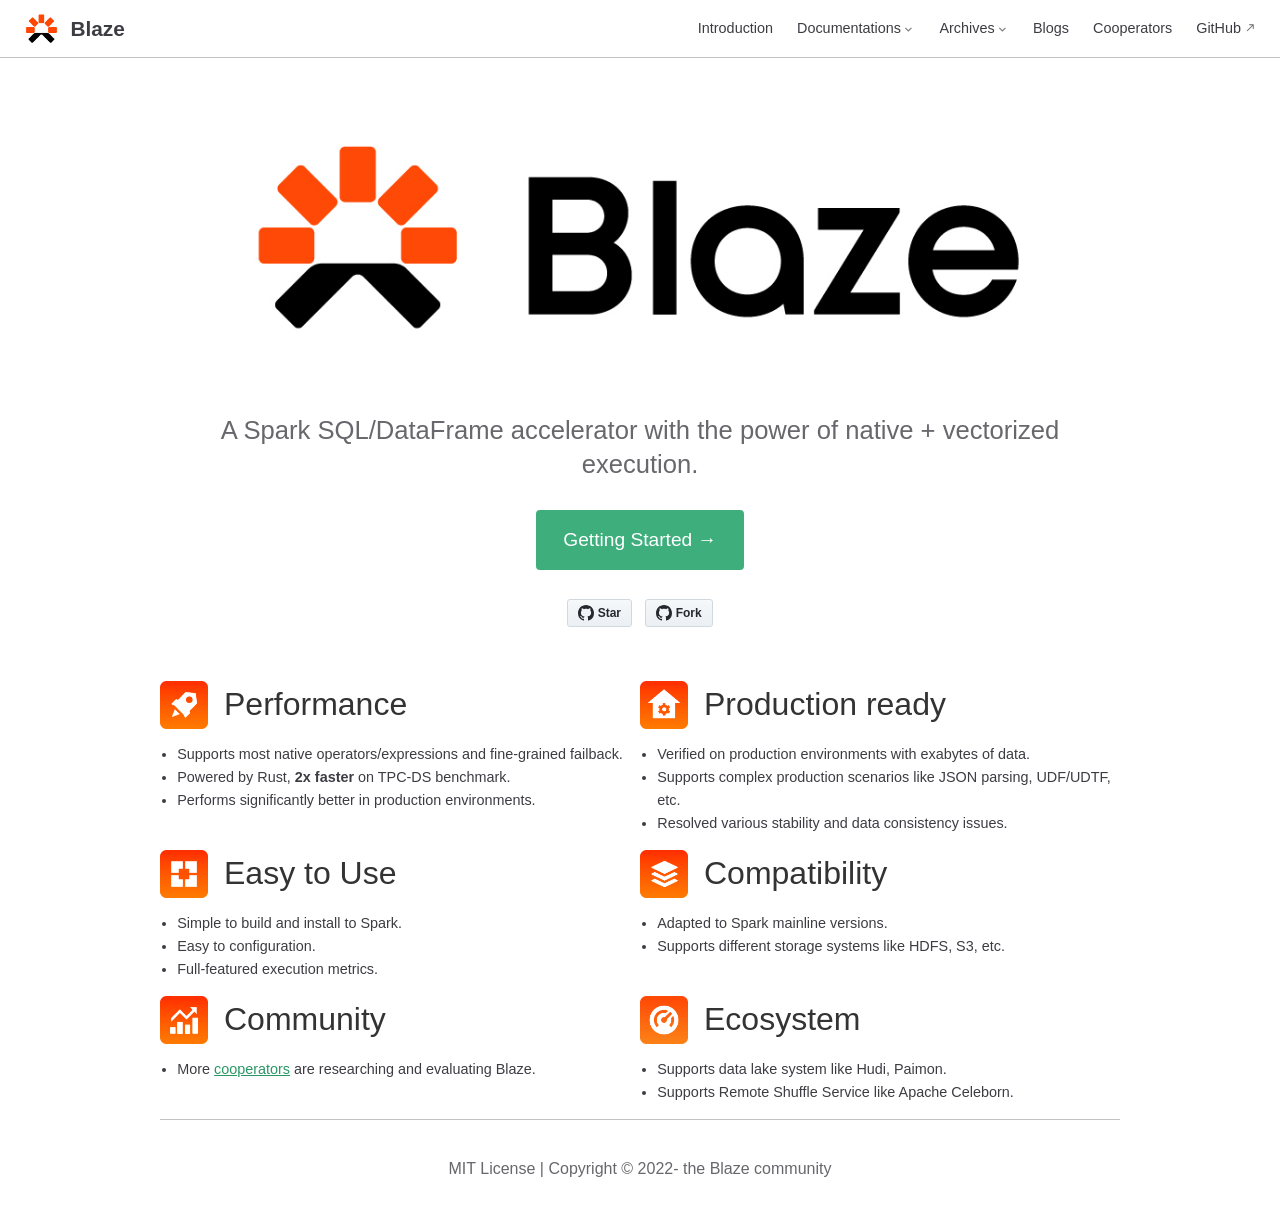
<file: index.html>
<!doctype html>
<html lang="en-US">
  <head>
    <meta charset="utf-8" />
    <meta name="viewport" content="width=device-width,initial-scale=1" />
    <meta name="generator" content="VuePress 2.0.0-rc.18" />
    <style>
      :root {
        --vp-c-bg: #fff;
      }

      [data-theme='dark'] {
        --vp-c-bg: #1b1b1f;
      }

      html,
      body {
        background-color: var(--vp-c-bg);
      }
    </style>
    <script>
      const userMode = localStorage.getItem('vuepress-color-scheme')
      const systemDarkMode =
        'matchMedia' in window
          ? window.matchMedia('(prefers-color-scheme: dark)').matches
          : false

      if (userMode === 'light') {
        document.documentElement.dataset.theme = 'light'
      } else if (userMode === 'dark' || systemDarkMode) {
        document.documentElement.dataset.theme = 'dark'
      }
    </script>
    <link rel="icon" type="image/png" href="/logo-mini.png"><title>Home | Blaze</title><meta name="description" content="An accelerator for Apache Spark which leverages native vectorized execution to accelerate SQL/DataFrame queries.">
    <link rel="preload" href="/assets/style-BSeoGzER.css" as="style"><link rel="stylesheet" href="/assets/style-BSeoGzER.css">
    <link rel="modulepreload" href="/assets/app-BPQPdUVo.js"><link rel="modulepreload" href="/assets/index.html-CqlW27bs.js">
    <link rel="prefetch" href="/assets/cooperators.html-Bcg_nMdW.js" as="script"><link rel="prefetch" href="/assets/introduction.html-DCscY6ht.js" as="script"><link rel="prefetch" href="/assets/references.html-DYFCgh7x.js" as="script"><link rel="prefetch" href="/assets/index.html-CvpAfC00.js" as="script"><link rel="prefetch" href="/assets/all-releases.html-DY3Wvjk9.js" as="script"><link rel="prefetch" href="/assets/v4.0.0.html-CxRSfcac.js" as="script"><link rel="prefetch" href="/assets/index.html-BmWgPKAH.js" as="script"><link rel="prefetch" href="/assets/benchmarks.html-CziHHdJp.js" as="script"><link rel="prefetch" href="/assets/configuration.html-Dg0GO2Hl.js" as="script"><link rel="prefetch" href="/assets/getting-started.html-Bci551Hs.js" as="script"><link rel="prefetch" href="/assets/404.html-Caod2ulP.js" as="script"><link rel="prefetch" href="/assets/BenchmarkChart-CaIlT0Px.js" as="script"><link rel="prefetch" href="/assets/GitHubBadge-BZA6XFr3.js" as="script"><link rel="prefetch" href="/assets/setupDevtools-7MC2TMWH-BD5zajaj.js" as="script">
  </head>
  <body>
    <div id="app"><!--[--><div class="vp-theme-container no-sidebar external-link-icon" vp-container><!--[--><header class="vp-navbar" vp-navbar><div class="vp-toggle-sidebar-button" title="toggle sidebar" aria-expanded="false" role="button" tabindex="0"><div class="icon" aria-hidden="true"><span></span><span></span><span></span></div></div><span><a class="route-link" href="/"><img class="vp-site-logo" src="/logo-mini.png" alt="Blaze"><span class="vp-site-name vp-hide-mobile" aria-hidden="true">Blaze</span></a></span><div class="vp-navbar-items-wrapper" style=""><!--[--><!--]--><nav class="vp-navbar-items vp-hide-mobile" aria-label="site navigation"><!--[--><div class="vp-navbar-item"><a class="route-link auto-link" href="/introduction.html" aria-label="Introduction"><!---->Introduction<!----></a></div><div class="vp-navbar-item"><div class="vp-navbar-dropdown-wrapper"><button class="vp-navbar-dropdown-title" type="button" aria-label="Documentations"><span class="title">Documentations</span><span class="arrow down"></span></button><button class="vp-navbar-dropdown-title-mobile" type="button" aria-label="Documentations"><span class="title">Documentations</span><span class="right arrow"></span></button><ul style="display:none;" class="vp-navbar-dropdown"><!--[--><li class="vp-navbar-dropdown-item"><a class="route-link auto-link" href="/documents/getting-started.html" aria-label="Getting Started"><!---->Getting Started<!----></a></li><li class="vp-navbar-dropdown-item"><a class="route-link auto-link" href="/documents/configuration.html" aria-label="Configuration"><!---->Configuration<!----></a></li><li class="vp-navbar-dropdown-item"><a class="route-link auto-link" href="/documents/benchmarks.html" aria-label="Benchmarks"><!---->Benchmarks<!----></a></li><!--]--></ul></div></div><div class="vp-navbar-item"><div class="vp-navbar-dropdown-wrapper"><button class="vp-navbar-dropdown-title" type="button" aria-label="Archives"><span class="title">Archives</span><span class="arrow down"></span></button><button class="vp-navbar-dropdown-title-mobile" type="button" aria-label="Archives"><span class="title">Archives</span><span class="right arrow"></span></button><ul style="display:none;" class="vp-navbar-dropdown"><!--[--><li class="vp-navbar-dropdown-item"><a class="route-link auto-link" href="/archives/v4.0.0.html" aria-label="v4.0.0"><!---->v4.0.0<!----></a></li><li class="vp-navbar-dropdown-item"><a class="route-link auto-link" href="/archives/all-releases.html" aria-label="All Archived Releases"><!---->All Archived Releases<!----></a></li><!--]--></ul></div></div><div class="vp-navbar-item"><a class="route-link auto-link" href="/references.html" aria-label="Blogs"><!---->Blogs<!----></a></div><div class="vp-navbar-item"><a class="route-link auto-link" href="/cooperators.html" aria-label="Cooperators"><!---->Cooperators<!----></a></div><div class="vp-navbar-item"><a class="auto-link external-link" href="https://github.com/kwai/blaze" aria-label="GitHub" rel="noopener noreferrer" target="_blank"><!---->GitHub<!----></a></div><!--]--></nav><!--[--><!--]--><!----><!----></div></header><!--]--><div class="vp-sidebar-mask"></div><!--[--><aside class="vp-sidebar" vp-sidebar><nav class="vp-navbar-items" aria-label="site navigation"><!--[--><div class="vp-navbar-item"><a class="route-link auto-link" href="/introduction.html" aria-label="Introduction"><!---->Introduction<!----></a></div><div class="vp-navbar-item"><div class="vp-navbar-dropdown-wrapper"><button class="vp-navbar-dropdown-title" type="button" aria-label="Documentations"><span class="title">Documentations</span><span class="arrow down"></span></button><button class="vp-navbar-dropdown-title-mobile" type="button" aria-label="Documentations"><span class="title">Documentations</span><span class="right arrow"></span></button><ul style="display:none;" class="vp-navbar-dropdown"><!--[--><li class="vp-navbar-dropdown-item"><a class="route-link auto-link" href="/documents/getting-started.html" aria-label="Getting Started"><!---->Getting Started<!----></a></li><li class="vp-navbar-dropdown-item"><a class="route-link auto-link" href="/documents/configuration.html" aria-label="Configuration"><!---->Configuration<!----></a></li><li class="vp-navbar-dropdown-item"><a class="route-link auto-link" href="/documents/benchmarks.html" aria-label="Benchmarks"><!---->Benchmarks<!----></a></li><!--]--></ul></div></div><div class="vp-navbar-item"><div class="vp-navbar-dropdown-wrapper"><button class="vp-navbar-dropdown-title" type="button" aria-label="Archives"><span class="title">Archives</span><span class="arrow down"></span></button><button class="vp-navbar-dropdown-title-mobile" type="button" aria-label="Archives"><span class="title">Archives</span><span class="right arrow"></span></button><ul style="display:none;" class="vp-navbar-dropdown"><!--[--><li class="vp-navbar-dropdown-item"><a class="route-link auto-link" href="/archives/v4.0.0.html" aria-label="v4.0.0"><!---->v4.0.0<!----></a></li><li class="vp-navbar-dropdown-item"><a class="route-link auto-link" href="/archives/all-releases.html" aria-label="All Archived Releases"><!---->All Archived Releases<!----></a></li><!--]--></ul></div></div><div class="vp-navbar-item"><a class="route-link auto-link" href="/references.html" aria-label="Blogs"><!---->Blogs<!----></a></div><div class="vp-navbar-item"><a class="route-link auto-link" href="/cooperators.html" aria-label="Cooperators"><!---->Cooperators<!----></a></div><div class="vp-navbar-item"><a class="auto-link external-link" href="https://github.com/kwai/blaze" aria-label="GitHub" rel="noopener noreferrer" target="_blank"><!---->GitHub<!----></a></div><!--]--></nav><!--[--><!--]--><!----><!--[--><!--]--></aside><!--]--><!--[--><main class="vp-home"><header class="vp-hero"><img class="vp-hero-image" src="/logo.png" alt="hero" height="280"><!----><p class="vp-hero-description">A Spark SQL/DataFrame accelerator with the power of native + vectorized execution.</p><p class="vp-hero-actions"><!--[--><a class="route-link auto-link vp-hero-action-button primary" href="/introduction.html" aria-label="Getting Started →"><!---->Getting Started →<!----></a><!--]--></p></header><!----><div class="theme-default-content" vp-content><div><div class="github-badges-container"><span style="display:inline-block;"><span><a href="https://github.com/kwai/blaze/" data-size="large" data-show-count="true">Star</a></span>   <span><a href="https://github.com/kwai/blaze/fork" data-size="large" data-show-count="true">Fork</a></span></span></div><div class="feature-container-wrapper"><div class="feature-container"><div class="feature-title"><img src="/performance_icon.png" alt="Performance Icon"> Performance </div><ul class="feature-details"><li>Supports most native operators/expressions and fine-grained failback.</li><li>Powered by Rust, <strong class="bold-text">2x faster</strong> on TPC-DS benchmark.</li><li>Performs significantly better in production environments.</li></ul></div><div class="feature-container"><div class="feature-title"><img src="/ready_icon.png" alt="Production ready Icon"> Production ready </div><ul class="feature-details"><li>Verified on production environments with exabytes of data.</li><li>Supports complex production scenarios like JSON parsing, UDF/UDTF, etc.</li><li>Resolved various stability and data consistency issues.</li></ul></div><div class="feature-container"><div class="feature-title"><img src="/use_icon.png" alt="Easy to Use Icon"> Easy to Use </div><ul class="feature-details"><li>Simple to build and install to Spark.</li><li>Easy to configuration.</li><li>Full-featured execution metrics.</li></ul></div><div class="feature-container"><div class="feature-title"><img src="/compatibility_icon.png" alt="Compatibility Icon"> Compatibility </div><ul class="feature-details"><li>Adapted to Spark mainline versions.</li><li>Supports different storage systems like HDFS, S3, etc.</li></ul></div><div class="feature-container"><div class="feature-title"><img src="/development_icon.png" alt="Development Icon"> Community </div><ul class="feature-details"><li>More <a href="/cooperators">cooperators</a> are researching and evaluating Blaze.</li></ul></div><div class="feature-container"><div class="feature-title"><img src="/ecology_icon.png" alt="Ecology Icon"> Ecosystem </div><ul class="feature-details"><li>Supports data lake system like Hudi, Paimon.</li><li>Supports Remote Shuffle Service like Apache Celeborn.</li></ul></div></div></div></div><!--[--><div class="vp-footer" vp-footer>MIT License | Copyright © 2022- the Blaze community</div><!--]--></main><!--]--></div><!--[--><!----><!--]--><!--]--></div>
    <script type="module" src="/assets/app-BPQPdUVo.js" defer></script>
  </body>
</html>
</file>
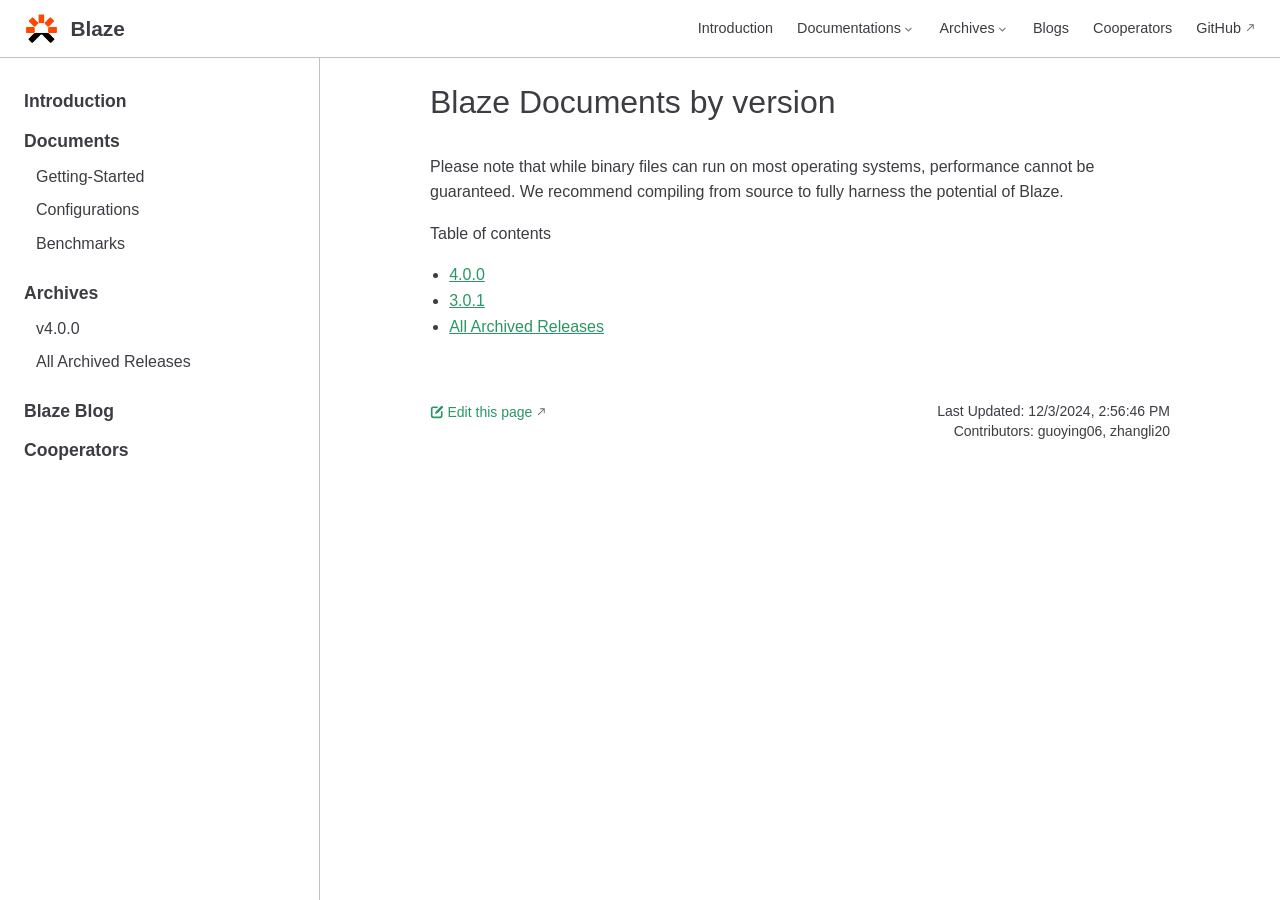
<file: archives/index.html>
<!doctype html>
<html lang="en-US">
  <head>
    <meta charset="utf-8" />
    <meta name="viewport" content="width=device-width,initial-scale=1" />
    <meta name="generator" content="VuePress 2.0.0-rc.18" />
    <style>
      :root {
        --vp-c-bg: #fff;
      }

      [data-theme='dark'] {
        --vp-c-bg: #1b1b1f;
      }

      html,
      body {
        background-color: var(--vp-c-bg);
      }
    </style>
    <script>
      const userMode = localStorage.getItem('vuepress-color-scheme')
      const systemDarkMode =
        'matchMedia' in window
          ? window.matchMedia('(prefers-color-scheme: dark)').matches
          : false

      if (userMode === 'light') {
        document.documentElement.dataset.theme = 'light'
      } else if (userMode === 'dark' || systemDarkMode) {
        document.documentElement.dataset.theme = 'dark'
      }
    </script>
    <link rel="icon" type="image/png" href="/logo-mini.png"><title>Archives | Blaze</title><meta name="description" content="An accelerator for Apache Spark which leverages native vectorized execution to accelerate SQL/DataFrame queries.">
    <link rel="preload" href="/assets/style-BSeoGzER.css" as="style"><link rel="stylesheet" href="/assets/style-BSeoGzER.css">
    <link rel="modulepreload" href="/assets/app-BPQPdUVo.js"><link rel="modulepreload" href="/assets/index.html-CvpAfC00.js">
    <link rel="prefetch" href="/assets/index.html-CqlW27bs.js" as="script"><link rel="prefetch" href="/assets/cooperators.html-Bcg_nMdW.js" as="script"><link rel="prefetch" href="/assets/introduction.html-DCscY6ht.js" as="script"><link rel="prefetch" href="/assets/references.html-DYFCgh7x.js" as="script"><link rel="prefetch" href="/assets/all-releases.html-DY3Wvjk9.js" as="script"><link rel="prefetch" href="/assets/v4.0.0.html-CxRSfcac.js" as="script"><link rel="prefetch" href="/assets/index.html-BmWgPKAH.js" as="script"><link rel="prefetch" href="/assets/benchmarks.html-CziHHdJp.js" as="script"><link rel="prefetch" href="/assets/configuration.html-Dg0GO2Hl.js" as="script"><link rel="prefetch" href="/assets/getting-started.html-Bci551Hs.js" as="script"><link rel="prefetch" href="/assets/404.html-Caod2ulP.js" as="script"><link rel="prefetch" href="/assets/BenchmarkChart-CaIlT0Px.js" as="script"><link rel="prefetch" href="/assets/GitHubBadge-BZA6XFr3.js" as="script"><link rel="prefetch" href="/assets/setupDevtools-7MC2TMWH-BD5zajaj.js" as="script">
  </head>
  <body>
    <div id="app"><!--[--><div class="vp-theme-container external-link-icon" vp-container><!--[--><header class="vp-navbar" vp-navbar><div class="vp-toggle-sidebar-button" title="toggle sidebar" aria-expanded="false" role="button" tabindex="0"><div class="icon" aria-hidden="true"><span></span><span></span><span></span></div></div><span><a class="route-link" href="/"><img class="vp-site-logo" src="/logo-mini.png" alt="Blaze"><span class="vp-site-name vp-hide-mobile" aria-hidden="true">Blaze</span></a></span><div class="vp-navbar-items-wrapper" style=""><!--[--><!--]--><nav class="vp-navbar-items vp-hide-mobile" aria-label="site navigation"><!--[--><div class="vp-navbar-item"><a class="route-link auto-link" href="/introduction.html" aria-label="Introduction"><!---->Introduction<!----></a></div><div class="vp-navbar-item"><div class="vp-navbar-dropdown-wrapper"><button class="vp-navbar-dropdown-title" type="button" aria-label="Documentations"><span class="title">Documentations</span><span class="arrow down"></span></button><button class="vp-navbar-dropdown-title-mobile" type="button" aria-label="Documentations"><span class="title">Documentations</span><span class="right arrow"></span></button><ul style="display:none;" class="vp-navbar-dropdown"><!--[--><li class="vp-navbar-dropdown-item"><a class="route-link auto-link" href="/documents/getting-started.html" aria-label="Getting Started"><!---->Getting Started<!----></a></li><li class="vp-navbar-dropdown-item"><a class="route-link auto-link" href="/documents/configuration.html" aria-label="Configuration"><!---->Configuration<!----></a></li><li class="vp-navbar-dropdown-item"><a class="route-link auto-link" href="/documents/benchmarks.html" aria-label="Benchmarks"><!---->Benchmarks<!----></a></li><!--]--></ul></div></div><div class="vp-navbar-item"><div class="vp-navbar-dropdown-wrapper"><button class="vp-navbar-dropdown-title" type="button" aria-label="Archives"><span class="title">Archives</span><span class="arrow down"></span></button><button class="vp-navbar-dropdown-title-mobile" type="button" aria-label="Archives"><span class="title">Archives</span><span class="right arrow"></span></button><ul style="display:none;" class="vp-navbar-dropdown"><!--[--><li class="vp-navbar-dropdown-item"><a class="route-link auto-link" href="/archives/v4.0.0.html" aria-label="v4.0.0"><!---->v4.0.0<!----></a></li><li class="vp-navbar-dropdown-item"><a class="route-link auto-link" href="/archives/all-releases.html" aria-label="All Archived Releases"><!---->All Archived Releases<!----></a></li><!--]--></ul></div></div><div class="vp-navbar-item"><a class="route-link auto-link" href="/references.html" aria-label="Blogs"><!---->Blogs<!----></a></div><div class="vp-navbar-item"><a class="route-link auto-link" href="/cooperators.html" aria-label="Cooperators"><!---->Cooperators<!----></a></div><div class="vp-navbar-item"><a class="auto-link external-link" href="https://github.com/kwai/blaze" aria-label="GitHub" rel="noopener noreferrer" target="_blank"><!---->GitHub<!----></a></div><!--]--></nav><!--[--><!--]--><!----><!----></div></header><!--]--><div class="vp-sidebar-mask"></div><!--[--><aside class="vp-sidebar" vp-sidebar><nav class="vp-navbar-items" aria-label="site navigation"><!--[--><div class="vp-navbar-item"><a class="route-link auto-link" href="/introduction.html" aria-label="Introduction"><!---->Introduction<!----></a></div><div class="vp-navbar-item"><div class="vp-navbar-dropdown-wrapper"><button class="vp-navbar-dropdown-title" type="button" aria-label="Documentations"><span class="title">Documentations</span><span class="arrow down"></span></button><button class="vp-navbar-dropdown-title-mobile" type="button" aria-label="Documentations"><span class="title">Documentations</span><span class="right arrow"></span></button><ul style="display:none;" class="vp-navbar-dropdown"><!--[--><li class="vp-navbar-dropdown-item"><a class="route-link auto-link" href="/documents/getting-started.html" aria-label="Getting Started"><!---->Getting Started<!----></a></li><li class="vp-navbar-dropdown-item"><a class="route-link auto-link" href="/documents/configuration.html" aria-label="Configuration"><!---->Configuration<!----></a></li><li class="vp-navbar-dropdown-item"><a class="route-link auto-link" href="/documents/benchmarks.html" aria-label="Benchmarks"><!---->Benchmarks<!----></a></li><!--]--></ul></div></div><div class="vp-navbar-item"><div class="vp-navbar-dropdown-wrapper"><button class="vp-navbar-dropdown-title" type="button" aria-label="Archives"><span class="title">Archives</span><span class="arrow down"></span></button><button class="vp-navbar-dropdown-title-mobile" type="button" aria-label="Archives"><span class="title">Archives</span><span class="right arrow"></span></button><ul style="display:none;" class="vp-navbar-dropdown"><!--[--><li class="vp-navbar-dropdown-item"><a class="route-link auto-link" href="/archives/v4.0.0.html" aria-label="v4.0.0"><!---->v4.0.0<!----></a></li><li class="vp-navbar-dropdown-item"><a class="route-link auto-link" href="/archives/all-releases.html" aria-label="All Archived Releases"><!---->All Archived Releases<!----></a></li><!--]--></ul></div></div><div class="vp-navbar-item"><a class="route-link auto-link" href="/references.html" aria-label="Blogs"><!---->Blogs<!----></a></div><div class="vp-navbar-item"><a class="route-link auto-link" href="/cooperators.html" aria-label="Cooperators"><!---->Cooperators<!----></a></div><div class="vp-navbar-item"><a class="auto-link external-link" href="https://github.com/kwai/blaze" aria-label="GitHub" rel="noopener noreferrer" target="_blank"><!---->GitHub<!----></a></div><!--]--></nav><!--[--><!--]--><ul class="vp-sidebar-items"><!--[--><li><a class="route-link auto-link vp-sidebar-item vp-sidebar-heading" href="/introduction.html" aria-label="Introduction"><!---->Introduction<!----></a><!----></li><li><p tabindex="0" class="vp-sidebar-item vp-sidebar-heading">Documents <!----></p><ul style="" class="vp-sidebar-children"><!--[--><li><a class="route-link auto-link vp-sidebar-item" href="/documents/getting-started.html" aria-label="Getting-Started"><!---->Getting-Started<!----></a><!----></li><li><a class="route-link auto-link vp-sidebar-item" href="/documents/configuration.html" aria-label="Configurations"><!---->Configurations<!----></a><!----></li><li><a class="route-link auto-link vp-sidebar-item" href="/documents/benchmarks.html" aria-label="Benchmarks"><!---->Benchmarks<!----></a><!----></li><!--]--></ul></li><li><p tabindex="0" class="vp-sidebar-item vp-sidebar-heading">Archives <!----></p><ul style="" class="vp-sidebar-children"><!--[--><li><a class="route-link auto-link vp-sidebar-item" href="/archives/v4.0.0.html" aria-label="v4.0.0"><!---->v4.0.0<!----></a><!----></li><li><a class="route-link auto-link vp-sidebar-item" href="/archives/all-releases.html" aria-label="All Archived Releases"><!---->All Archived Releases<!----></a><!----></li><!--]--></ul></li><li><a class="route-link auto-link vp-sidebar-item vp-sidebar-heading" href="/references.html" aria-label="Blaze Blog"><!---->Blaze Blog<!----></a><!----></li><li><a class="route-link auto-link vp-sidebar-item vp-sidebar-heading" href="/cooperators.html" aria-label="Cooperators"><!---->Cooperators<!----></a><!----></li><!--]--></ul><!--[--><!--]--></aside><!--]--><!--[--><main class="vp-page"><!--[--><!--]--><div class="theme-default-content" vp-content><!--[--><!--]--><div><h1 id="blaze-documents-by-version" tabindex="-1"><a class="header-anchor" href="#blaze-documents-by-version"><span>Blaze Documents by version</span></a></h1><p>Please note that while binary files can run on most operating systems, performance cannot be guaranteed. We recommend compiling from source to fully harness the potential of Blaze.</p><p>Table of contents</p><ul><li><a class="route-link" href="/archives/v4.0.0.html">4.0.0</a></li><li><a class="route-link" href="/archives/v3.0.1.html">3.0.1</a></li><li><a class="route-link" href="/archives/all-releases.html">All Archived Releases</a></li></ul></div><!--[--><!--]--></div><footer class="vp-page-meta"><div class="vp-meta-item edit-link"><a class="auto-link external-link label" href="https://github.com/kwai/blaze/edit/main/archives/README.md" aria-label="Edit this page" rel="noopener noreferrer" target="_blank"><!--[--><svg class="edit-icon" viewbox="0 0 1024 1024"><g fill="currentColor"><path d="M430.818 653.65a60.46 60.46 0 0 1-50.96-93.281l71.69-114.012 7.773-10.365L816.038 80.138A60.46 60.46 0 0 1 859.225 62a60.46 60.46 0 0 1 43.186 18.138l43.186 43.186a60.46 60.46 0 0 1 0 86.373L588.879 565.55l-8.637 8.637-117.466 68.234a60.46 60.46 0 0 1-31.958 11.229z"></path><path d="M728.802 962H252.891A190.883 190.883 0 0 1 62.008 771.98V296.934a190.883 190.883 0 0 1 190.883-192.61h267.754a60.46 60.46 0 0 1 0 120.92H252.891a69.962 69.962 0 0 0-69.098 69.099V771.98a69.962 69.962 0 0 0 69.098 69.098h475.911A69.962 69.962 0 0 0 797.9 771.98V503.363a60.46 60.46 0 1 1 120.922 0V771.98A190.883 190.883 0 0 1 728.802 962z"></path></g></svg><!--]-->Edit this page<!----></a></div><div class="vp-meta-item git-info"><div class="vp-meta-item last-updated"><span class="meta-item-label">Last Updated: </span><!----></div><div class="vp-meta-item contributors"><span class="meta-item-label">Contributors: </span><span class="meta-item-info"><!--[--><!--[--><span class="contributor" title="email: guoying06@kuaishou.com">guoying06</span><!--[-->, <!--]--><!--]--><!--[--><span class="contributor" title="email: zhangli20@kuaishou.com">zhangli20</span><!----><!--]--><!--]--></span></div></div></footer><!----><!--[--><!--]--></main><!--]--></div><!--[--><!----><!--]--><!--]--></div>
    <script type="module" src="/assets/app-BPQPdUVo.js" defer></script>
  </body>
</html>
</file>
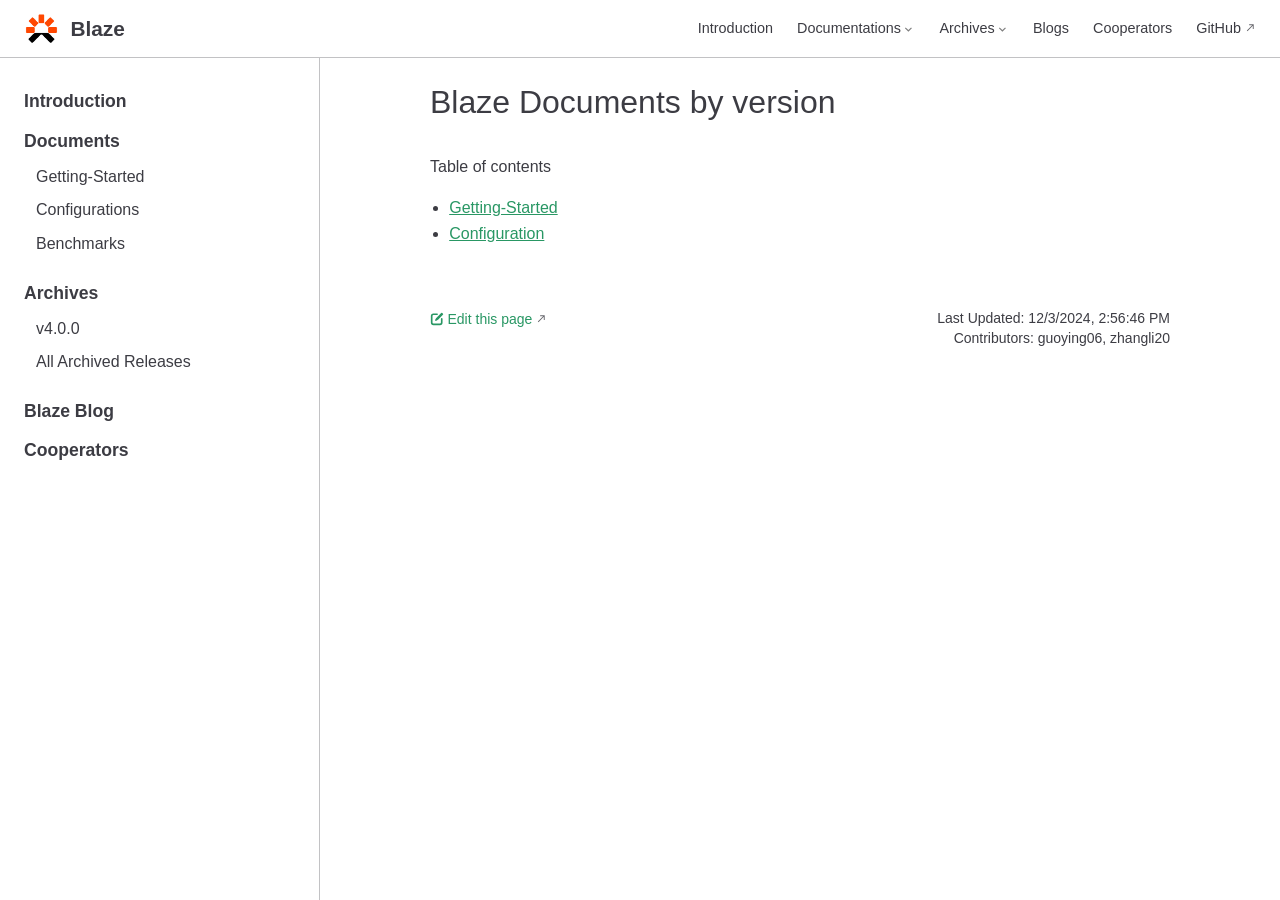
<file: documents/index.html>
<!doctype html>
<html lang="en-US">
  <head>
    <meta charset="utf-8" />
    <meta name="viewport" content="width=device-width,initial-scale=1" />
    <meta name="generator" content="VuePress 2.0.0-rc.18" />
    <style>
      :root {
        --vp-c-bg: #fff;
      }

      [data-theme='dark'] {
        --vp-c-bg: #1b1b1f;
      }

      html,
      body {
        background-color: var(--vp-c-bg);
      }
    </style>
    <script>
      const userMode = localStorage.getItem('vuepress-color-scheme')
      const systemDarkMode =
        'matchMedia' in window
          ? window.matchMedia('(prefers-color-scheme: dark)').matches
          : false

      if (userMode === 'light') {
        document.documentElement.dataset.theme = 'light'
      } else if (userMode === 'dark' || systemDarkMode) {
        document.documentElement.dataset.theme = 'dark'
      }
    </script>
    <link rel="icon" type="image/png" href="/logo-mini.png"><title>Documents | Blaze</title><meta name="description" content="An accelerator for Apache Spark which leverages native vectorized execution to accelerate SQL/DataFrame queries.">
    <link rel="preload" href="/assets/style-BSeoGzER.css" as="style"><link rel="stylesheet" href="/assets/style-BSeoGzER.css">
    <link rel="modulepreload" href="/assets/app-BPQPdUVo.js"><link rel="modulepreload" href="/assets/index.html-BmWgPKAH.js">
    <link rel="prefetch" href="/assets/index.html-CqlW27bs.js" as="script"><link rel="prefetch" href="/assets/cooperators.html-Bcg_nMdW.js" as="script"><link rel="prefetch" href="/assets/introduction.html-DCscY6ht.js" as="script"><link rel="prefetch" href="/assets/references.html-DYFCgh7x.js" as="script"><link rel="prefetch" href="/assets/index.html-CvpAfC00.js" as="script"><link rel="prefetch" href="/assets/all-releases.html-DY3Wvjk9.js" as="script"><link rel="prefetch" href="/assets/v4.0.0.html-CxRSfcac.js" as="script"><link rel="prefetch" href="/assets/benchmarks.html-CziHHdJp.js" as="script"><link rel="prefetch" href="/assets/configuration.html-Dg0GO2Hl.js" as="script"><link rel="prefetch" href="/assets/getting-started.html-Bci551Hs.js" as="script"><link rel="prefetch" href="/assets/404.html-Caod2ulP.js" as="script"><link rel="prefetch" href="/assets/BenchmarkChart-CaIlT0Px.js" as="script"><link rel="prefetch" href="/assets/GitHubBadge-BZA6XFr3.js" as="script"><link rel="prefetch" href="/assets/setupDevtools-7MC2TMWH-BD5zajaj.js" as="script">
  </head>
  <body>
    <div id="app"><!--[--><div class="vp-theme-container external-link-icon" vp-container><!--[--><header class="vp-navbar" vp-navbar><div class="vp-toggle-sidebar-button" title="toggle sidebar" aria-expanded="false" role="button" tabindex="0"><div class="icon" aria-hidden="true"><span></span><span></span><span></span></div></div><span><a class="route-link" href="/"><img class="vp-site-logo" src="/logo-mini.png" alt="Blaze"><span class="vp-site-name vp-hide-mobile" aria-hidden="true">Blaze</span></a></span><div class="vp-navbar-items-wrapper" style=""><!--[--><!--]--><nav class="vp-navbar-items vp-hide-mobile" aria-label="site navigation"><!--[--><div class="vp-navbar-item"><a class="route-link auto-link" href="/introduction.html" aria-label="Introduction"><!---->Introduction<!----></a></div><div class="vp-navbar-item"><div class="vp-navbar-dropdown-wrapper"><button class="vp-navbar-dropdown-title" type="button" aria-label="Documentations"><span class="title">Documentations</span><span class="arrow down"></span></button><button class="vp-navbar-dropdown-title-mobile" type="button" aria-label="Documentations"><span class="title">Documentations</span><span class="right arrow"></span></button><ul style="display:none;" class="vp-navbar-dropdown"><!--[--><li class="vp-navbar-dropdown-item"><a class="route-link auto-link" href="/documents/getting-started.html" aria-label="Getting Started"><!---->Getting Started<!----></a></li><li class="vp-navbar-dropdown-item"><a class="route-link auto-link" href="/documents/configuration.html" aria-label="Configuration"><!---->Configuration<!----></a></li><li class="vp-navbar-dropdown-item"><a class="route-link auto-link" href="/documents/benchmarks.html" aria-label="Benchmarks"><!---->Benchmarks<!----></a></li><!--]--></ul></div></div><div class="vp-navbar-item"><div class="vp-navbar-dropdown-wrapper"><button class="vp-navbar-dropdown-title" type="button" aria-label="Archives"><span class="title">Archives</span><span class="arrow down"></span></button><button class="vp-navbar-dropdown-title-mobile" type="button" aria-label="Archives"><span class="title">Archives</span><span class="right arrow"></span></button><ul style="display:none;" class="vp-navbar-dropdown"><!--[--><li class="vp-navbar-dropdown-item"><a class="route-link auto-link" href="/archives/v4.0.0.html" aria-label="v4.0.0"><!---->v4.0.0<!----></a></li><li class="vp-navbar-dropdown-item"><a class="route-link auto-link" href="/archives/all-releases.html" aria-label="All Archived Releases"><!---->All Archived Releases<!----></a></li><!--]--></ul></div></div><div class="vp-navbar-item"><a class="route-link auto-link" href="/references.html" aria-label="Blogs"><!---->Blogs<!----></a></div><div class="vp-navbar-item"><a class="route-link auto-link" href="/cooperators.html" aria-label="Cooperators"><!---->Cooperators<!----></a></div><div class="vp-navbar-item"><a class="auto-link external-link" href="https://github.com/kwai/blaze" aria-label="GitHub" rel="noopener noreferrer" target="_blank"><!---->GitHub<!----></a></div><!--]--></nav><!--[--><!--]--><!----><!----></div></header><!--]--><div class="vp-sidebar-mask"></div><!--[--><aside class="vp-sidebar" vp-sidebar><nav class="vp-navbar-items" aria-label="site navigation"><!--[--><div class="vp-navbar-item"><a class="route-link auto-link" href="/introduction.html" aria-label="Introduction"><!---->Introduction<!----></a></div><div class="vp-navbar-item"><div class="vp-navbar-dropdown-wrapper"><button class="vp-navbar-dropdown-title" type="button" aria-label="Documentations"><span class="title">Documentations</span><span class="arrow down"></span></button><button class="vp-navbar-dropdown-title-mobile" type="button" aria-label="Documentations"><span class="title">Documentations</span><span class="right arrow"></span></button><ul style="display:none;" class="vp-navbar-dropdown"><!--[--><li class="vp-navbar-dropdown-item"><a class="route-link auto-link" href="/documents/getting-started.html" aria-label="Getting Started"><!---->Getting Started<!----></a></li><li class="vp-navbar-dropdown-item"><a class="route-link auto-link" href="/documents/configuration.html" aria-label="Configuration"><!---->Configuration<!----></a></li><li class="vp-navbar-dropdown-item"><a class="route-link auto-link" href="/documents/benchmarks.html" aria-label="Benchmarks"><!---->Benchmarks<!----></a></li><!--]--></ul></div></div><div class="vp-navbar-item"><div class="vp-navbar-dropdown-wrapper"><button class="vp-navbar-dropdown-title" type="button" aria-label="Archives"><span class="title">Archives</span><span class="arrow down"></span></button><button class="vp-navbar-dropdown-title-mobile" type="button" aria-label="Archives"><span class="title">Archives</span><span class="right arrow"></span></button><ul style="display:none;" class="vp-navbar-dropdown"><!--[--><li class="vp-navbar-dropdown-item"><a class="route-link auto-link" href="/archives/v4.0.0.html" aria-label="v4.0.0"><!---->v4.0.0<!----></a></li><li class="vp-navbar-dropdown-item"><a class="route-link auto-link" href="/archives/all-releases.html" aria-label="All Archived Releases"><!---->All Archived Releases<!----></a></li><!--]--></ul></div></div><div class="vp-navbar-item"><a class="route-link auto-link" href="/references.html" aria-label="Blogs"><!---->Blogs<!----></a></div><div class="vp-navbar-item"><a class="route-link auto-link" href="/cooperators.html" aria-label="Cooperators"><!---->Cooperators<!----></a></div><div class="vp-navbar-item"><a class="auto-link external-link" href="https://github.com/kwai/blaze" aria-label="GitHub" rel="noopener noreferrer" target="_blank"><!---->GitHub<!----></a></div><!--]--></nav><!--[--><!--]--><ul class="vp-sidebar-items"><!--[--><li><a class="route-link auto-link vp-sidebar-item vp-sidebar-heading" href="/introduction.html" aria-label="Introduction"><!---->Introduction<!----></a><!----></li><li><p tabindex="0" class="vp-sidebar-item vp-sidebar-heading">Documents <!----></p><ul style="" class="vp-sidebar-children"><!--[--><li><a class="route-link auto-link vp-sidebar-item" href="/documents/getting-started.html" aria-label="Getting-Started"><!---->Getting-Started<!----></a><!----></li><li><a class="route-link auto-link vp-sidebar-item" href="/documents/configuration.html" aria-label="Configurations"><!---->Configurations<!----></a><!----></li><li><a class="route-link auto-link vp-sidebar-item" href="/documents/benchmarks.html" aria-label="Benchmarks"><!---->Benchmarks<!----></a><!----></li><!--]--></ul></li><li><p tabindex="0" class="vp-sidebar-item vp-sidebar-heading">Archives <!----></p><ul style="" class="vp-sidebar-children"><!--[--><li><a class="route-link auto-link vp-sidebar-item" href="/archives/v4.0.0.html" aria-label="v4.0.0"><!---->v4.0.0<!----></a><!----></li><li><a class="route-link auto-link vp-sidebar-item" href="/archives/all-releases.html" aria-label="All Archived Releases"><!---->All Archived Releases<!----></a><!----></li><!--]--></ul></li><li><a class="route-link auto-link vp-sidebar-item vp-sidebar-heading" href="/references.html" aria-label="Blaze Blog"><!---->Blaze Blog<!----></a><!----></li><li><a class="route-link auto-link vp-sidebar-item vp-sidebar-heading" href="/cooperators.html" aria-label="Cooperators"><!---->Cooperators<!----></a><!----></li><!--]--></ul><!--[--><!--]--></aside><!--]--><!--[--><main class="vp-page"><!--[--><!--]--><div class="theme-default-content" vp-content><!--[--><!--]--><div><h1 id="blaze-documents-by-version" tabindex="-1"><a class="header-anchor" href="#blaze-documents-by-version"><span>Blaze Documents by version</span></a></h1><p>Table of contents</p><ul><li><a class="route-link" href="/documents/getting-started.html">Getting-Started</a></li><li><a class="route-link" href="/documents/configuration.html">Configuration</a></li></ul></div><!--[--><!--]--></div><footer class="vp-page-meta"><div class="vp-meta-item edit-link"><a class="auto-link external-link label" href="https://github.com/kwai/blaze/edit/main/documents/README.md" aria-label="Edit this page" rel="noopener noreferrer" target="_blank"><!--[--><svg class="edit-icon" viewbox="0 0 1024 1024"><g fill="currentColor"><path d="M430.818 653.65a60.46 60.46 0 0 1-50.96-93.281l71.69-114.012 7.773-10.365L816.038 80.138A60.46 60.46 0 0 1 859.225 62a60.46 60.46 0 0 1 43.186 18.138l43.186 43.186a60.46 60.46 0 0 1 0 86.373L588.879 565.55l-8.637 8.637-117.466 68.234a60.46 60.46 0 0 1-31.958 11.229z"></path><path d="M728.802 962H252.891A190.883 190.883 0 0 1 62.008 771.98V296.934a190.883 190.883 0 0 1 190.883-192.61h267.754a60.46 60.46 0 0 1 0 120.92H252.891a69.962 69.962 0 0 0-69.098 69.099V771.98a69.962 69.962 0 0 0 69.098 69.098h475.911A69.962 69.962 0 0 0 797.9 771.98V503.363a60.46 60.46 0 1 1 120.922 0V771.98A190.883 190.883 0 0 1 728.802 962z"></path></g></svg><!--]-->Edit this page<!----></a></div><div class="vp-meta-item git-info"><div class="vp-meta-item last-updated"><span class="meta-item-label">Last Updated: </span><!----></div><div class="vp-meta-item contributors"><span class="meta-item-label">Contributors: </span><span class="meta-item-info"><!--[--><!--[--><span class="contributor" title="email: guoying06@kuaishou.com">guoying06</span><!--[-->, <!--]--><!--]--><!--[--><span class="contributor" title="email: zhangli20@kuaishou.com">zhangli20</span><!----><!--]--><!--]--></span></div></div></footer><!----><!--[--><!--]--></main><!--]--></div><!--[--><!----><!--]--><!--]--></div>
    <script type="module" src="/assets/app-BPQPdUVo.js" defer></script>
  </body>
</html>
</file>
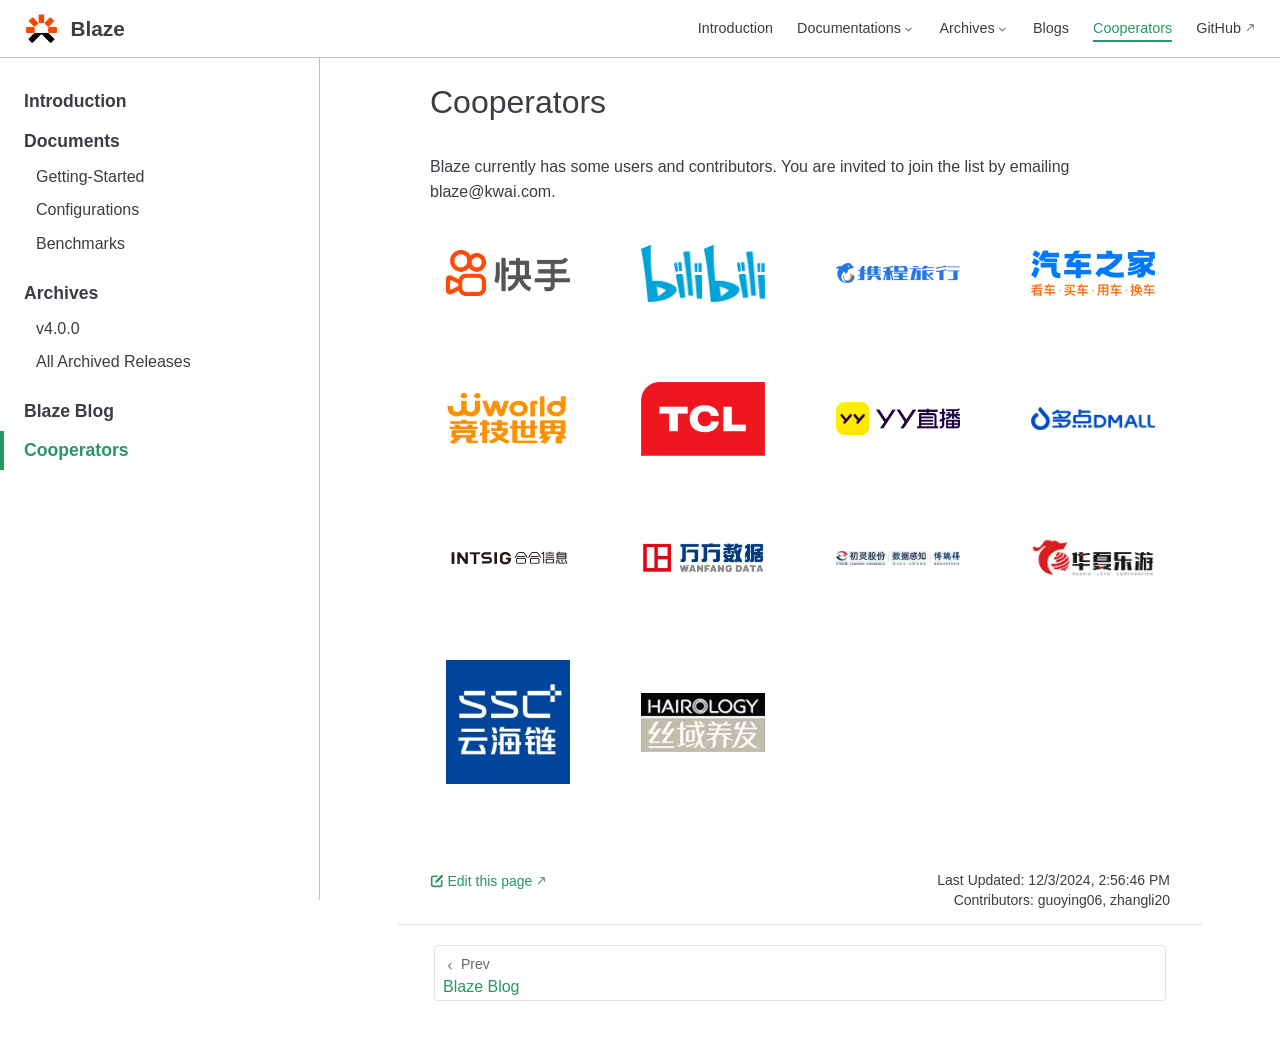
<file: cooperators.html>
<!doctype html>
<html lang="en-US">
  <head>
    <meta charset="utf-8" />
    <meta name="viewport" content="width=device-width,initial-scale=1" />
    <meta name="generator" content="VuePress 2.0.0-rc.18" />
    <style>
      :root {
        --vp-c-bg: #fff;
      }

      [data-theme='dark'] {
        --vp-c-bg: #1b1b1f;
      }

      html,
      body {
        background-color: var(--vp-c-bg);
      }
    </style>
    <script>
      const userMode = localStorage.getItem('vuepress-color-scheme')
      const systemDarkMode =
        'matchMedia' in window
          ? window.matchMedia('(prefers-color-scheme: dark)').matches
          : false

      if (userMode === 'light') {
        document.documentElement.dataset.theme = 'light'
      } else if (userMode === 'dark' || systemDarkMode) {
        document.documentElement.dataset.theme = 'dark'
      }
    </script>
    <link rel="icon" type="image/png" href="/logo-mini.png"><title>Cooperators | Blaze</title><meta name="description" content="An accelerator for Apache Spark which leverages native vectorized execution to accelerate SQL/DataFrame queries.">
    <link rel="preload" href="/assets/style-BSeoGzER.css" as="style"><link rel="stylesheet" href="/assets/style-BSeoGzER.css">
    <link rel="modulepreload" href="/assets/app-BPQPdUVo.js"><link rel="modulepreload" href="/assets/cooperators.html-Bcg_nMdW.js">
    <link rel="prefetch" href="/assets/index.html-CqlW27bs.js" as="script"><link rel="prefetch" href="/assets/introduction.html-DCscY6ht.js" as="script"><link rel="prefetch" href="/assets/references.html-DYFCgh7x.js" as="script"><link rel="prefetch" href="/assets/index.html-CvpAfC00.js" as="script"><link rel="prefetch" href="/assets/all-releases.html-DY3Wvjk9.js" as="script"><link rel="prefetch" href="/assets/v4.0.0.html-CxRSfcac.js" as="script"><link rel="prefetch" href="/assets/index.html-BmWgPKAH.js" as="script"><link rel="prefetch" href="/assets/benchmarks.html-CziHHdJp.js" as="script"><link rel="prefetch" href="/assets/configuration.html-Dg0GO2Hl.js" as="script"><link rel="prefetch" href="/assets/getting-started.html-Bci551Hs.js" as="script"><link rel="prefetch" href="/assets/404.html-Caod2ulP.js" as="script"><link rel="prefetch" href="/assets/BenchmarkChart-CaIlT0Px.js" as="script"><link rel="prefetch" href="/assets/GitHubBadge-BZA6XFr3.js" as="script"><link rel="prefetch" href="/assets/setupDevtools-7MC2TMWH-BD5zajaj.js" as="script">
  </head>
  <body>
    <div id="app"><!--[--><div class="vp-theme-container external-link-icon" vp-container><!--[--><header class="vp-navbar" vp-navbar><div class="vp-toggle-sidebar-button" title="toggle sidebar" aria-expanded="false" role="button" tabindex="0"><div class="icon" aria-hidden="true"><span></span><span></span><span></span></div></div><span><a class="route-link" href="/"><img class="vp-site-logo" src="/logo-mini.png" alt="Blaze"><span class="vp-site-name vp-hide-mobile" aria-hidden="true">Blaze</span></a></span><div class="vp-navbar-items-wrapper" style=""><!--[--><!--]--><nav class="vp-navbar-items vp-hide-mobile" aria-label="site navigation"><!--[--><div class="vp-navbar-item"><a class="route-link auto-link" href="/introduction.html" aria-label="Introduction"><!---->Introduction<!----></a></div><div class="vp-navbar-item"><div class="vp-navbar-dropdown-wrapper"><button class="vp-navbar-dropdown-title" type="button" aria-label="Documentations"><span class="title">Documentations</span><span class="arrow down"></span></button><button class="vp-navbar-dropdown-title-mobile" type="button" aria-label="Documentations"><span class="title">Documentations</span><span class="right arrow"></span></button><ul style="display:none;" class="vp-navbar-dropdown"><!--[--><li class="vp-navbar-dropdown-item"><a class="route-link auto-link" href="/documents/getting-started.html" aria-label="Getting Started"><!---->Getting Started<!----></a></li><li class="vp-navbar-dropdown-item"><a class="route-link auto-link" href="/documents/configuration.html" aria-label="Configuration"><!---->Configuration<!----></a></li><li class="vp-navbar-dropdown-item"><a class="route-link auto-link" href="/documents/benchmarks.html" aria-label="Benchmarks"><!---->Benchmarks<!----></a></li><!--]--></ul></div></div><div class="vp-navbar-item"><div class="vp-navbar-dropdown-wrapper"><button class="vp-navbar-dropdown-title" type="button" aria-label="Archives"><span class="title">Archives</span><span class="arrow down"></span></button><button class="vp-navbar-dropdown-title-mobile" type="button" aria-label="Archives"><span class="title">Archives</span><span class="right arrow"></span></button><ul style="display:none;" class="vp-navbar-dropdown"><!--[--><li class="vp-navbar-dropdown-item"><a class="route-link auto-link" href="/archives/v4.0.0.html" aria-label="v4.0.0"><!---->v4.0.0<!----></a></li><li class="vp-navbar-dropdown-item"><a class="route-link auto-link" href="/archives/all-releases.html" aria-label="All Archived Releases"><!---->All Archived Releases<!----></a></li><!--]--></ul></div></div><div class="vp-navbar-item"><a class="route-link auto-link" href="/references.html" aria-label="Blogs"><!---->Blogs<!----></a></div><div class="vp-navbar-item"><a class="route-link route-link-active auto-link" href="/cooperators.html" aria-label="Cooperators"><!---->Cooperators<!----></a></div><div class="vp-navbar-item"><a class="auto-link external-link" href="https://github.com/kwai/blaze" aria-label="GitHub" rel="noopener noreferrer" target="_blank"><!---->GitHub<!----></a></div><!--]--></nav><!--[--><!--]--><!----><!----></div></header><!--]--><div class="vp-sidebar-mask"></div><!--[--><aside class="vp-sidebar" vp-sidebar><nav class="vp-navbar-items" aria-label="site navigation"><!--[--><div class="vp-navbar-item"><a class="route-link auto-link" href="/introduction.html" aria-label="Introduction"><!---->Introduction<!----></a></div><div class="vp-navbar-item"><div class="vp-navbar-dropdown-wrapper"><button class="vp-navbar-dropdown-title" type="button" aria-label="Documentations"><span class="title">Documentations</span><span class="arrow down"></span></button><button class="vp-navbar-dropdown-title-mobile" type="button" aria-label="Documentations"><span class="title">Documentations</span><span class="right arrow"></span></button><ul style="display:none;" class="vp-navbar-dropdown"><!--[--><li class="vp-navbar-dropdown-item"><a class="route-link auto-link" href="/documents/getting-started.html" aria-label="Getting Started"><!---->Getting Started<!----></a></li><li class="vp-navbar-dropdown-item"><a class="route-link auto-link" href="/documents/configuration.html" aria-label="Configuration"><!---->Configuration<!----></a></li><li class="vp-navbar-dropdown-item"><a class="route-link auto-link" href="/documents/benchmarks.html" aria-label="Benchmarks"><!---->Benchmarks<!----></a></li><!--]--></ul></div></div><div class="vp-navbar-item"><div class="vp-navbar-dropdown-wrapper"><button class="vp-navbar-dropdown-title" type="button" aria-label="Archives"><span class="title">Archives</span><span class="arrow down"></span></button><button class="vp-navbar-dropdown-title-mobile" type="button" aria-label="Archives"><span class="title">Archives</span><span class="right arrow"></span></button><ul style="display:none;" class="vp-navbar-dropdown"><!--[--><li class="vp-navbar-dropdown-item"><a class="route-link auto-link" href="/archives/v4.0.0.html" aria-label="v4.0.0"><!---->v4.0.0<!----></a></li><li class="vp-navbar-dropdown-item"><a class="route-link auto-link" href="/archives/all-releases.html" aria-label="All Archived Releases"><!---->All Archived Releases<!----></a></li><!--]--></ul></div></div><div class="vp-navbar-item"><a class="route-link auto-link" href="/references.html" aria-label="Blogs"><!---->Blogs<!----></a></div><div class="vp-navbar-item"><a class="route-link route-link-active auto-link" href="/cooperators.html" aria-label="Cooperators"><!---->Cooperators<!----></a></div><div class="vp-navbar-item"><a class="auto-link external-link" href="https://github.com/kwai/blaze" aria-label="GitHub" rel="noopener noreferrer" target="_blank"><!---->GitHub<!----></a></div><!--]--></nav><!--[--><!--]--><ul class="vp-sidebar-items"><!--[--><li><a class="route-link auto-link vp-sidebar-item vp-sidebar-heading" href="/introduction.html" aria-label="Introduction"><!---->Introduction<!----></a><!----></li><li><p tabindex="0" class="vp-sidebar-item vp-sidebar-heading">Documents <!----></p><ul style="" class="vp-sidebar-children"><!--[--><li><a class="route-link auto-link vp-sidebar-item" href="/documents/getting-started.html" aria-label="Getting-Started"><!---->Getting-Started<!----></a><!----></li><li><a class="route-link auto-link vp-sidebar-item" href="/documents/configuration.html" aria-label="Configurations"><!---->Configurations<!----></a><!----></li><li><a class="route-link auto-link vp-sidebar-item" href="/documents/benchmarks.html" aria-label="Benchmarks"><!---->Benchmarks<!----></a><!----></li><!--]--></ul></li><li><p tabindex="0" class="vp-sidebar-item vp-sidebar-heading">Archives <!----></p><ul style="" class="vp-sidebar-children"><!--[--><li><a class="route-link auto-link vp-sidebar-item" href="/archives/v4.0.0.html" aria-label="v4.0.0"><!---->v4.0.0<!----></a><!----></li><li><a class="route-link auto-link vp-sidebar-item" href="/archives/all-releases.html" aria-label="All Archived Releases"><!---->All Archived Releases<!----></a><!----></li><!--]--></ul></li><li><a class="route-link auto-link vp-sidebar-item vp-sidebar-heading" href="/references.html" aria-label="Blaze Blog"><!---->Blaze Blog<!----></a><!----></li><li><a class="route-link route-link-active auto-link vp-sidebar-item vp-sidebar-heading active" href="/cooperators.html" aria-label="Cooperators"><!---->Cooperators<!----></a><!----></li><!--]--></ul><!--[--><!--]--></aside><!--]--><!--[--><main class="vp-page"><!--[--><!--]--><div class="theme-default-content" vp-content><!--[--><!--]--><div><h1 id="cooperators" tabindex="-1"><a class="header-anchor" href="#cooperators"><span>Cooperators</span></a></h1><p>Blaze currently has some users and contributors. You are invited to join the list by emailing blaze@kwai.com.</p><div class="partners"><div class="partner-logo"><img src="/assets/kwai-BjpT5fpn.png"></div><div class="partner-logo"><img src="/assets/bilibili-jBqP7vXb.png"></div><div class="partner-logo"><img src="/assets/xiecheng-xMZiNb9J.png"></div><div class="partner-logo"><img src="/assets/car-CEYkJ7m-.png"></div><div class="partner-logo"><img src="/assets/jjworld-Cq5ylN19.png"></div><div class="partner-logo"><img src="/assets/tcl-BUfrhuL0.png"></div><div class="partner-logo"><img src="/assets/yy-gOj6xATD.png"></div><div class="partner-logo"><img src="/assets/dmall-DavxXvfl.png"></div><div class="partner-logo"><img src="/assets/intisg-B6ZfU3YN.png"></div><div class="partner-logo"><img src="/assets/wanfang-BlNmV_wM.png"></div><div class="partner-logo"><img src="/assets/brd-CJlsnbo_.png"></div><div class="partner-logo"><img src="/assets/huaxia-hmObAaKc.png"></div><div class="partner-logo"><img src="/assets/ssc-UBFvxYR2.png"></div><div class="partner-logo"><img src="/assets/hair-_5iahdXm.png"></div></div></div><!--[--><!--]--></div><footer class="vp-page-meta"><div class="vp-meta-item edit-link"><a class="auto-link external-link label" href="https://github.com/kwai/blaze/edit/main/cooperators.md" aria-label="Edit this page" rel="noopener noreferrer" target="_blank"><!--[--><svg class="edit-icon" viewbox="0 0 1024 1024"><g fill="currentColor"><path d="M430.818 653.65a60.46 60.46 0 0 1-50.96-93.281l71.69-114.012 7.773-10.365L816.038 80.138A60.46 60.46 0 0 1 859.225 62a60.46 60.46 0 0 1 43.186 18.138l43.186 43.186a60.46 60.46 0 0 1 0 86.373L588.879 565.55l-8.637 8.637-117.466 68.234a60.46 60.46 0 0 1-31.958 11.229z"></path><path d="M728.802 962H252.891A190.883 190.883 0 0 1 62.008 771.98V296.934a190.883 190.883 0 0 1 190.883-192.61h267.754a60.46 60.46 0 0 1 0 120.92H252.891a69.962 69.962 0 0 0-69.098 69.099V771.98a69.962 69.962 0 0 0 69.098 69.098h475.911A69.962 69.962 0 0 0 797.9 771.98V503.363a60.46 60.46 0 1 1 120.922 0V771.98A190.883 190.883 0 0 1 728.802 962z"></path></g></svg><!--]-->Edit this page<!----></a></div><div class="vp-meta-item git-info"><div class="vp-meta-item last-updated"><span class="meta-item-label">Last Updated: </span><!----></div><div class="vp-meta-item contributors"><span class="meta-item-label">Contributors: </span><span class="meta-item-info"><!--[--><!--[--><span class="contributor" title="email: guoying06@kuaishou.com">guoying06</span><!--[-->, <!--]--><!--]--><!--[--><span class="contributor" title="email: zhangli20@kuaishou.com">zhangli20</span><!----><!--]--><!--]--></span></div></div></footer><nav class="vp-page-nav" aria-label="page navigation"><a class="route-link auto-link prev" href="/references.html" aria-label="Blaze Blog"><div class="hint"><span class="arrow left"></span> Prev</div><div class="link"><span>Blaze Blog</span></div></a><!----></nav><!--[--><!--]--></main><!--]--></div><!--[--><!----><!--]--><!--]--></div>
    <script type="module" src="/assets/app-BPQPdUVo.js" defer></script>
  </body>
</html>
</file>
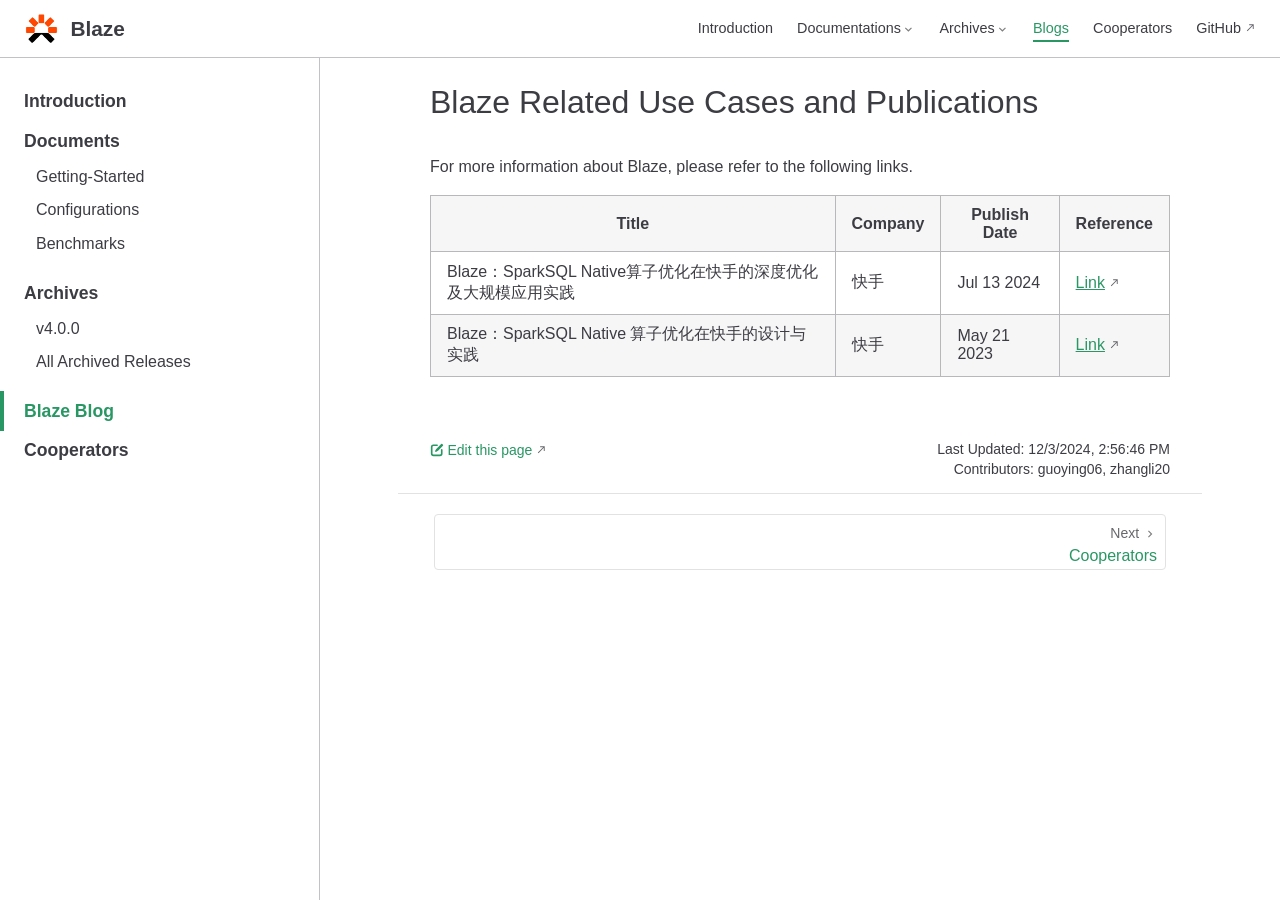
<file: references.html>
<!doctype html>
<html lang="en-US">
  <head>
    <meta charset="utf-8" />
    <meta name="viewport" content="width=device-width,initial-scale=1" />
    <meta name="generator" content="VuePress 2.0.0-rc.18" />
    <style>
      :root {
        --vp-c-bg: #fff;
      }

      [data-theme='dark'] {
        --vp-c-bg: #1b1b1f;
      }

      html,
      body {
        background-color: var(--vp-c-bg);
      }
    </style>
    <script>
      const userMode = localStorage.getItem('vuepress-color-scheme')
      const systemDarkMode =
        'matchMedia' in window
          ? window.matchMedia('(prefers-color-scheme: dark)').matches
          : false

      if (userMode === 'light') {
        document.documentElement.dataset.theme = 'light'
      } else if (userMode === 'dark' || systemDarkMode) {
        document.documentElement.dataset.theme = 'dark'
      }
    </script>
    <link rel="icon" type="image/png" href="/logo-mini.png"><title>Blaze Related Use Cases and Publications | Blaze</title><meta name="description" content="An accelerator for Apache Spark which leverages native vectorized execution to accelerate SQL/DataFrame queries.">
    <link rel="preload" href="/assets/style-BSeoGzER.css" as="style"><link rel="stylesheet" href="/assets/style-BSeoGzER.css">
    <link rel="modulepreload" href="/assets/app-BPQPdUVo.js"><link rel="modulepreload" href="/assets/references.html-DYFCgh7x.js">
    <link rel="prefetch" href="/assets/index.html-CqlW27bs.js" as="script"><link rel="prefetch" href="/assets/cooperators.html-Bcg_nMdW.js" as="script"><link rel="prefetch" href="/assets/introduction.html-DCscY6ht.js" as="script"><link rel="prefetch" href="/assets/index.html-CvpAfC00.js" as="script"><link rel="prefetch" href="/assets/all-releases.html-DY3Wvjk9.js" as="script"><link rel="prefetch" href="/assets/v4.0.0.html-CxRSfcac.js" as="script"><link rel="prefetch" href="/assets/index.html-BmWgPKAH.js" as="script"><link rel="prefetch" href="/assets/benchmarks.html-CziHHdJp.js" as="script"><link rel="prefetch" href="/assets/configuration.html-Dg0GO2Hl.js" as="script"><link rel="prefetch" href="/assets/getting-started.html-Bci551Hs.js" as="script"><link rel="prefetch" href="/assets/404.html-Caod2ulP.js" as="script"><link rel="prefetch" href="/assets/BenchmarkChart-CaIlT0Px.js" as="script"><link rel="prefetch" href="/assets/GitHubBadge-BZA6XFr3.js" as="script"><link rel="prefetch" href="/assets/setupDevtools-7MC2TMWH-BD5zajaj.js" as="script">
  </head>
  <body>
    <div id="app"><!--[--><div class="vp-theme-container external-link-icon" vp-container><!--[--><header class="vp-navbar" vp-navbar><div class="vp-toggle-sidebar-button" title="toggle sidebar" aria-expanded="false" role="button" tabindex="0"><div class="icon" aria-hidden="true"><span></span><span></span><span></span></div></div><span><a class="route-link" href="/"><img class="vp-site-logo" src="/logo-mini.png" alt="Blaze"><span class="vp-site-name vp-hide-mobile" aria-hidden="true">Blaze</span></a></span><div class="vp-navbar-items-wrapper" style=""><!--[--><!--]--><nav class="vp-navbar-items vp-hide-mobile" aria-label="site navigation"><!--[--><div class="vp-navbar-item"><a class="route-link auto-link" href="/introduction.html" aria-label="Introduction"><!---->Introduction<!----></a></div><div class="vp-navbar-item"><div class="vp-navbar-dropdown-wrapper"><button class="vp-navbar-dropdown-title" type="button" aria-label="Documentations"><span class="title">Documentations</span><span class="arrow down"></span></button><button class="vp-navbar-dropdown-title-mobile" type="button" aria-label="Documentations"><span class="title">Documentations</span><span class="right arrow"></span></button><ul style="display:none;" class="vp-navbar-dropdown"><!--[--><li class="vp-navbar-dropdown-item"><a class="route-link auto-link" href="/documents/getting-started.html" aria-label="Getting Started"><!---->Getting Started<!----></a></li><li class="vp-navbar-dropdown-item"><a class="route-link auto-link" href="/documents/configuration.html" aria-label="Configuration"><!---->Configuration<!----></a></li><li class="vp-navbar-dropdown-item"><a class="route-link auto-link" href="/documents/benchmarks.html" aria-label="Benchmarks"><!---->Benchmarks<!----></a></li><!--]--></ul></div></div><div class="vp-navbar-item"><div class="vp-navbar-dropdown-wrapper"><button class="vp-navbar-dropdown-title" type="button" aria-label="Archives"><span class="title">Archives</span><span class="arrow down"></span></button><button class="vp-navbar-dropdown-title-mobile" type="button" aria-label="Archives"><span class="title">Archives</span><span class="right arrow"></span></button><ul style="display:none;" class="vp-navbar-dropdown"><!--[--><li class="vp-navbar-dropdown-item"><a class="route-link auto-link" href="/archives/v4.0.0.html" aria-label="v4.0.0"><!---->v4.0.0<!----></a></li><li class="vp-navbar-dropdown-item"><a class="route-link auto-link" href="/archives/all-releases.html" aria-label="All Archived Releases"><!---->All Archived Releases<!----></a></li><!--]--></ul></div></div><div class="vp-navbar-item"><a class="route-link route-link-active auto-link" href="/references.html" aria-label="Blogs"><!---->Blogs<!----></a></div><div class="vp-navbar-item"><a class="route-link auto-link" href="/cooperators.html" aria-label="Cooperators"><!---->Cooperators<!----></a></div><div class="vp-navbar-item"><a class="auto-link external-link" href="https://github.com/kwai/blaze" aria-label="GitHub" rel="noopener noreferrer" target="_blank"><!---->GitHub<!----></a></div><!--]--></nav><!--[--><!--]--><!----><!----></div></header><!--]--><div class="vp-sidebar-mask"></div><!--[--><aside class="vp-sidebar" vp-sidebar><nav class="vp-navbar-items" aria-label="site navigation"><!--[--><div class="vp-navbar-item"><a class="route-link auto-link" href="/introduction.html" aria-label="Introduction"><!---->Introduction<!----></a></div><div class="vp-navbar-item"><div class="vp-navbar-dropdown-wrapper"><button class="vp-navbar-dropdown-title" type="button" aria-label="Documentations"><span class="title">Documentations</span><span class="arrow down"></span></button><button class="vp-navbar-dropdown-title-mobile" type="button" aria-label="Documentations"><span class="title">Documentations</span><span class="right arrow"></span></button><ul style="display:none;" class="vp-navbar-dropdown"><!--[--><li class="vp-navbar-dropdown-item"><a class="route-link auto-link" href="/documents/getting-started.html" aria-label="Getting Started"><!---->Getting Started<!----></a></li><li class="vp-navbar-dropdown-item"><a class="route-link auto-link" href="/documents/configuration.html" aria-label="Configuration"><!---->Configuration<!----></a></li><li class="vp-navbar-dropdown-item"><a class="route-link auto-link" href="/documents/benchmarks.html" aria-label="Benchmarks"><!---->Benchmarks<!----></a></li><!--]--></ul></div></div><div class="vp-navbar-item"><div class="vp-navbar-dropdown-wrapper"><button class="vp-navbar-dropdown-title" type="button" aria-label="Archives"><span class="title">Archives</span><span class="arrow down"></span></button><button class="vp-navbar-dropdown-title-mobile" type="button" aria-label="Archives"><span class="title">Archives</span><span class="right arrow"></span></button><ul style="display:none;" class="vp-navbar-dropdown"><!--[--><li class="vp-navbar-dropdown-item"><a class="route-link auto-link" href="/archives/v4.0.0.html" aria-label="v4.0.0"><!---->v4.0.0<!----></a></li><li class="vp-navbar-dropdown-item"><a class="route-link auto-link" href="/archives/all-releases.html" aria-label="All Archived Releases"><!---->All Archived Releases<!----></a></li><!--]--></ul></div></div><div class="vp-navbar-item"><a class="route-link route-link-active auto-link" href="/references.html" aria-label="Blogs"><!---->Blogs<!----></a></div><div class="vp-navbar-item"><a class="route-link auto-link" href="/cooperators.html" aria-label="Cooperators"><!---->Cooperators<!----></a></div><div class="vp-navbar-item"><a class="auto-link external-link" href="https://github.com/kwai/blaze" aria-label="GitHub" rel="noopener noreferrer" target="_blank"><!---->GitHub<!----></a></div><!--]--></nav><!--[--><!--]--><ul class="vp-sidebar-items"><!--[--><li><a class="route-link auto-link vp-sidebar-item vp-sidebar-heading" href="/introduction.html" aria-label="Introduction"><!---->Introduction<!----></a><!----></li><li><p tabindex="0" class="vp-sidebar-item vp-sidebar-heading">Documents <!----></p><ul style="" class="vp-sidebar-children"><!--[--><li><a class="route-link auto-link vp-sidebar-item" href="/documents/getting-started.html" aria-label="Getting-Started"><!---->Getting-Started<!----></a><!----></li><li><a class="route-link auto-link vp-sidebar-item" href="/documents/configuration.html" aria-label="Configurations"><!---->Configurations<!----></a><!----></li><li><a class="route-link auto-link vp-sidebar-item" href="/documents/benchmarks.html" aria-label="Benchmarks"><!---->Benchmarks<!----></a><!----></li><!--]--></ul></li><li><p tabindex="0" class="vp-sidebar-item vp-sidebar-heading">Archives <!----></p><ul style="" class="vp-sidebar-children"><!--[--><li><a class="route-link auto-link vp-sidebar-item" href="/archives/v4.0.0.html" aria-label="v4.0.0"><!---->v4.0.0<!----></a><!----></li><li><a class="route-link auto-link vp-sidebar-item" href="/archives/all-releases.html" aria-label="All Archived Releases"><!---->All Archived Releases<!----></a><!----></li><!--]--></ul></li><li><a class="route-link route-link-active auto-link vp-sidebar-item vp-sidebar-heading active" href="/references.html" aria-label="Blaze Blog"><!---->Blaze Blog<!----></a><!----></li><li><a class="route-link auto-link vp-sidebar-item vp-sidebar-heading" href="/cooperators.html" aria-label="Cooperators"><!---->Cooperators<!----></a><!----></li><!--]--></ul><!--[--><!--]--></aside><!--]--><!--[--><main class="vp-page"><!--[--><!--]--><div class="theme-default-content" vp-content><!--[--><!--]--><div><h1 id="blaze-related-use-cases-and-publications" tabindex="-1"><a class="header-anchor" href="#blaze-related-use-cases-and-publications"><span>Blaze Related Use Cases and Publications</span></a></h1><p>For more information about Blaze, please refer to the following links.</p><table class="my-table"><tr><th>Title</th><th>Company</th><th>Publish Date</th><th>Reference</th></tr><tr><td>Blaze：SparkSQL Native算子优化在快手的深度优化及大规模应用实践</td><td>快手</td><td>Jul 13 2024 </td><td><a href="https://mp.weixin.qq.com/s/ne5FCgFDK29BWbLHjm0ZqA" target="_blank">Link</a></td></tr><tr><td>Blaze：SparkSQL Native 算子优化在快手的设计与实践</td><td>快手</td><td>May 21 2023 </td><td><a href="https://mp.weixin.qq.com/s/za1qOTIDiEmc7PXY8rcKvA" target="_blank">Link</a></td></tr></table></div><!--[--><!--]--></div><footer class="vp-page-meta"><div class="vp-meta-item edit-link"><a class="auto-link external-link label" href="https://github.com/kwai/blaze/edit/main/references.md" aria-label="Edit this page" rel="noopener noreferrer" target="_blank"><!--[--><svg class="edit-icon" viewbox="0 0 1024 1024"><g fill="currentColor"><path d="M430.818 653.65a60.46 60.46 0 0 1-50.96-93.281l71.69-114.012 7.773-10.365L816.038 80.138A60.46 60.46 0 0 1 859.225 62a60.46 60.46 0 0 1 43.186 18.138l43.186 43.186a60.46 60.46 0 0 1 0 86.373L588.879 565.55l-8.637 8.637-117.466 68.234a60.46 60.46 0 0 1-31.958 11.229z"></path><path d="M728.802 962H252.891A190.883 190.883 0 0 1 62.008 771.98V296.934a190.883 190.883 0 0 1 190.883-192.61h267.754a60.46 60.46 0 0 1 0 120.92H252.891a69.962 69.962 0 0 0-69.098 69.099V771.98a69.962 69.962 0 0 0 69.098 69.098h475.911A69.962 69.962 0 0 0 797.9 771.98V503.363a60.46 60.46 0 1 1 120.922 0V771.98A190.883 190.883 0 0 1 728.802 962z"></path></g></svg><!--]-->Edit this page<!----></a></div><div class="vp-meta-item git-info"><div class="vp-meta-item last-updated"><span class="meta-item-label">Last Updated: </span><!----></div><div class="vp-meta-item contributors"><span class="meta-item-label">Contributors: </span><span class="meta-item-info"><!--[--><!--[--><span class="contributor" title="email: guoying06@kuaishou.com">guoying06</span><!--[-->, <!--]--><!--]--><!--[--><span class="contributor" title="email: zhangli20@kuaishou.com">zhangli20</span><!----><!--]--><!--]--></span></div></div></footer><nav class="vp-page-nav" aria-label="page navigation"><!----><a class="route-link auto-link next" href="/cooperators.html" aria-label="Cooperators"><div class="hint">Next <span class="arrow right"></span></div><div class="link"><span>Cooperators</span></div></a></nav><!--[--><!--]--></main><!--]--></div><!--[--><!----><!--]--><!--]--></div>
    <script type="module" src="/assets/app-BPQPdUVo.js" defer></script>
  </body>
</html>
</file>
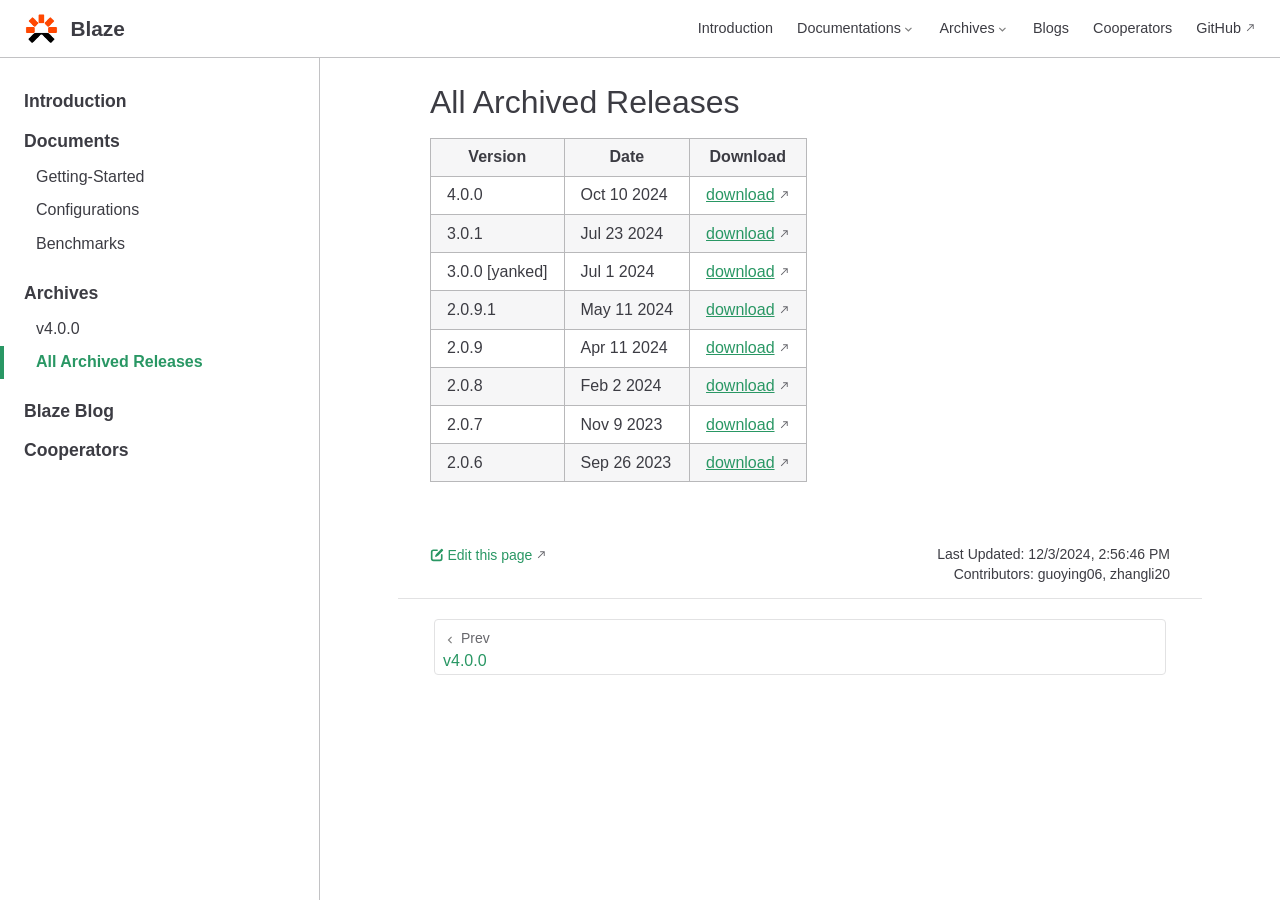
<file: archives/all-releases.html>
<!doctype html>
<html lang="en-US">
  <head>
    <meta charset="utf-8" />
    <meta name="viewport" content="width=device-width,initial-scale=1" />
    <meta name="generator" content="VuePress 2.0.0-rc.18" />
    <style>
      :root {
        --vp-c-bg: #fff;
      }

      [data-theme='dark'] {
        --vp-c-bg: #1b1b1f;
      }

      html,
      body {
        background-color: var(--vp-c-bg);
      }
    </style>
    <script>
      const userMode = localStorage.getItem('vuepress-color-scheme')
      const systemDarkMode =
        'matchMedia' in window
          ? window.matchMedia('(prefers-color-scheme: dark)').matches
          : false

      if (userMode === 'light') {
        document.documentElement.dataset.theme = 'light'
      } else if (userMode === 'dark' || systemDarkMode) {
        document.documentElement.dataset.theme = 'dark'
      }
    </script>
    <link rel="icon" type="image/png" href="/logo-mini.png"><title>All Archived Releases | Blaze</title><meta name="description" content="An accelerator for Apache Spark which leverages native vectorized execution to accelerate SQL/DataFrame queries.">
    <link rel="preload" href="/assets/style-BSeoGzER.css" as="style"><link rel="stylesheet" href="/assets/style-BSeoGzER.css">
    <link rel="modulepreload" href="/assets/app-BPQPdUVo.js"><link rel="modulepreload" href="/assets/all-releases.html-DY3Wvjk9.js">
    <link rel="prefetch" href="/assets/index.html-CqlW27bs.js" as="script"><link rel="prefetch" href="/assets/cooperators.html-Bcg_nMdW.js" as="script"><link rel="prefetch" href="/assets/introduction.html-DCscY6ht.js" as="script"><link rel="prefetch" href="/assets/references.html-DYFCgh7x.js" as="script"><link rel="prefetch" href="/assets/index.html-CvpAfC00.js" as="script"><link rel="prefetch" href="/assets/v4.0.0.html-CxRSfcac.js" as="script"><link rel="prefetch" href="/assets/index.html-BmWgPKAH.js" as="script"><link rel="prefetch" href="/assets/benchmarks.html-CziHHdJp.js" as="script"><link rel="prefetch" href="/assets/configuration.html-Dg0GO2Hl.js" as="script"><link rel="prefetch" href="/assets/getting-started.html-Bci551Hs.js" as="script"><link rel="prefetch" href="/assets/404.html-Caod2ulP.js" as="script"><link rel="prefetch" href="/assets/BenchmarkChart-CaIlT0Px.js" as="script"><link rel="prefetch" href="/assets/GitHubBadge-BZA6XFr3.js" as="script"><link rel="prefetch" href="/assets/setupDevtools-7MC2TMWH-BD5zajaj.js" as="script">
  </head>
  <body>
    <div id="app"><!--[--><div class="vp-theme-container external-link-icon" vp-container><!--[--><header class="vp-navbar" vp-navbar><div class="vp-toggle-sidebar-button" title="toggle sidebar" aria-expanded="false" role="button" tabindex="0"><div class="icon" aria-hidden="true"><span></span><span></span><span></span></div></div><span><a class="route-link" href="/"><img class="vp-site-logo" src="/logo-mini.png" alt="Blaze"><span class="vp-site-name vp-hide-mobile" aria-hidden="true">Blaze</span></a></span><div class="vp-navbar-items-wrapper" style=""><!--[--><!--]--><nav class="vp-navbar-items vp-hide-mobile" aria-label="site navigation"><!--[--><div class="vp-navbar-item"><a class="route-link auto-link" href="/introduction.html" aria-label="Introduction"><!---->Introduction<!----></a></div><div class="vp-navbar-item"><div class="vp-navbar-dropdown-wrapper"><button class="vp-navbar-dropdown-title" type="button" aria-label="Documentations"><span class="title">Documentations</span><span class="arrow down"></span></button><button class="vp-navbar-dropdown-title-mobile" type="button" aria-label="Documentations"><span class="title">Documentations</span><span class="right arrow"></span></button><ul style="display:none;" class="vp-navbar-dropdown"><!--[--><li class="vp-navbar-dropdown-item"><a class="route-link auto-link" href="/documents/getting-started.html" aria-label="Getting Started"><!---->Getting Started<!----></a></li><li class="vp-navbar-dropdown-item"><a class="route-link auto-link" href="/documents/configuration.html" aria-label="Configuration"><!---->Configuration<!----></a></li><li class="vp-navbar-dropdown-item"><a class="route-link auto-link" href="/documents/benchmarks.html" aria-label="Benchmarks"><!---->Benchmarks<!----></a></li><!--]--></ul></div></div><div class="vp-navbar-item"><div class="vp-navbar-dropdown-wrapper"><button class="vp-navbar-dropdown-title" type="button" aria-label="Archives"><span class="title">Archives</span><span class="arrow down"></span></button><button class="vp-navbar-dropdown-title-mobile" type="button" aria-label="Archives"><span class="title">Archives</span><span class="right arrow"></span></button><ul style="display:none;" class="vp-navbar-dropdown"><!--[--><li class="vp-navbar-dropdown-item"><a class="route-link auto-link" href="/archives/v4.0.0.html" aria-label="v4.0.0"><!---->v4.0.0<!----></a></li><li class="vp-navbar-dropdown-item"><a class="route-link route-link-active auto-link" href="/archives/all-releases.html" aria-label="All Archived Releases"><!---->All Archived Releases<!----></a></li><!--]--></ul></div></div><div class="vp-navbar-item"><a class="route-link auto-link" href="/references.html" aria-label="Blogs"><!---->Blogs<!----></a></div><div class="vp-navbar-item"><a class="route-link auto-link" href="/cooperators.html" aria-label="Cooperators"><!---->Cooperators<!----></a></div><div class="vp-navbar-item"><a class="auto-link external-link" href="https://github.com/kwai/blaze" aria-label="GitHub" rel="noopener noreferrer" target="_blank"><!---->GitHub<!----></a></div><!--]--></nav><!--[--><!--]--><!----><!----></div></header><!--]--><div class="vp-sidebar-mask"></div><!--[--><aside class="vp-sidebar" vp-sidebar><nav class="vp-navbar-items" aria-label="site navigation"><!--[--><div class="vp-navbar-item"><a class="route-link auto-link" href="/introduction.html" aria-label="Introduction"><!---->Introduction<!----></a></div><div class="vp-navbar-item"><div class="vp-navbar-dropdown-wrapper"><button class="vp-navbar-dropdown-title" type="button" aria-label="Documentations"><span class="title">Documentations</span><span class="arrow down"></span></button><button class="vp-navbar-dropdown-title-mobile" type="button" aria-label="Documentations"><span class="title">Documentations</span><span class="right arrow"></span></button><ul style="display:none;" class="vp-navbar-dropdown"><!--[--><li class="vp-navbar-dropdown-item"><a class="route-link auto-link" href="/documents/getting-started.html" aria-label="Getting Started"><!---->Getting Started<!----></a></li><li class="vp-navbar-dropdown-item"><a class="route-link auto-link" href="/documents/configuration.html" aria-label="Configuration"><!---->Configuration<!----></a></li><li class="vp-navbar-dropdown-item"><a class="route-link auto-link" href="/documents/benchmarks.html" aria-label="Benchmarks"><!---->Benchmarks<!----></a></li><!--]--></ul></div></div><div class="vp-navbar-item"><div class="vp-navbar-dropdown-wrapper"><button class="vp-navbar-dropdown-title" type="button" aria-label="Archives"><span class="title">Archives</span><span class="arrow down"></span></button><button class="vp-navbar-dropdown-title-mobile" type="button" aria-label="Archives"><span class="title">Archives</span><span class="right arrow"></span></button><ul style="display:none;" class="vp-navbar-dropdown"><!--[--><li class="vp-navbar-dropdown-item"><a class="route-link auto-link" href="/archives/v4.0.0.html" aria-label="v4.0.0"><!---->v4.0.0<!----></a></li><li class="vp-navbar-dropdown-item"><a class="route-link route-link-active auto-link" href="/archives/all-releases.html" aria-label="All Archived Releases"><!---->All Archived Releases<!----></a></li><!--]--></ul></div></div><div class="vp-navbar-item"><a class="route-link auto-link" href="/references.html" aria-label="Blogs"><!---->Blogs<!----></a></div><div class="vp-navbar-item"><a class="route-link auto-link" href="/cooperators.html" aria-label="Cooperators"><!---->Cooperators<!----></a></div><div class="vp-navbar-item"><a class="auto-link external-link" href="https://github.com/kwai/blaze" aria-label="GitHub" rel="noopener noreferrer" target="_blank"><!---->GitHub<!----></a></div><!--]--></nav><!--[--><!--]--><ul class="vp-sidebar-items"><!--[--><li><a class="route-link auto-link vp-sidebar-item vp-sidebar-heading" href="/introduction.html" aria-label="Introduction"><!---->Introduction<!----></a><!----></li><li><p tabindex="0" class="vp-sidebar-item vp-sidebar-heading">Documents <!----></p><ul style="" class="vp-sidebar-children"><!--[--><li><a class="route-link auto-link vp-sidebar-item" href="/documents/getting-started.html" aria-label="Getting-Started"><!---->Getting-Started<!----></a><!----></li><li><a class="route-link auto-link vp-sidebar-item" href="/documents/configuration.html" aria-label="Configurations"><!---->Configurations<!----></a><!----></li><li><a class="route-link auto-link vp-sidebar-item" href="/documents/benchmarks.html" aria-label="Benchmarks"><!---->Benchmarks<!----></a><!----></li><!--]--></ul></li><li><p tabindex="0" class="vp-sidebar-item vp-sidebar-heading active">Archives <!----></p><ul style="" class="vp-sidebar-children"><!--[--><li><a class="route-link auto-link vp-sidebar-item" href="/archives/v4.0.0.html" aria-label="v4.0.0"><!---->v4.0.0<!----></a><!----></li><li><a class="route-link route-link-active auto-link vp-sidebar-item active" href="/archives/all-releases.html" aria-label="All Archived Releases"><!---->All Archived Releases<!----></a><!----></li><!--]--></ul></li><li><a class="route-link auto-link vp-sidebar-item vp-sidebar-heading" href="/references.html" aria-label="Blaze Blog"><!---->Blaze Blog<!----></a><!----></li><li><a class="route-link auto-link vp-sidebar-item vp-sidebar-heading" href="/cooperators.html" aria-label="Cooperators"><!---->Cooperators<!----></a><!----></li><!--]--></ul><!--[--><!--]--></aside><!--]--><!--[--><main class="vp-page"><!--[--><!--]--><div class="theme-default-content" vp-content><!--[--><!--]--><div><h1 id="all-archived-releases" tabindex="-1"><a class="header-anchor" href="#all-archived-releases"><span>All Archived Releases</span></a></h1><table class="my-table2"><tr><th>Version</th><th>Date</th><th>Download</th></tr><tr><td>4.0.0</td><td>Oct 10 2024</td><td><a href="https://github.com/kwai/blaze/releases/tag/v4.0.0" target="_blank">download</a></td></tr><tr><td>3.0.1</td><td>Jul 23 2024</td><td><a href="https://github.com/kwai/blaze/releases/tag/v3.0.1" target="_blank">download</a></td></tr><tr><td>3.0.0 [yanked]</td><td>Jul 1 2024</td><td><a href="https://github.com/kwai/blaze/releases/tag/v3.0.0" target="_blank">download</a></td></tr><tr><td>2.0.9.1</td><td>May 11 2024</td><td><a href="https://github.com/kwai/blaze/releases/tag/v2.0.9.1" target="_blank">download</a></td></tr><tr><td>2.0.9</td><td>Apr 11 2024</td><td><a href="https://github.com/kwai/blaze/releases/tag/v2.0.9" target="_blank">download</a></td></tr><tr><td>2.0.8</td><td>Feb 2 2024</td><td><a href="https://github.com/kwai/blaze/releases/tag/v2.0.8" target="_blank">download</a></td></tr><tr><td>2.0.7</td><td>Nov 9 2023</td><td><a href="https://github.com/kwai/blaze/releases/tag/v2.0.7" target="_blank">download</a></td></tr><tr><td>2.0.6</td><td>Sep 26 2023</td><td><a href="https://github.com/kwai/blaze/releases/tag/v2.0.6" target="_blank">download</a></td></tr></table></div><!--[--><!--]--></div><footer class="vp-page-meta"><div class="vp-meta-item edit-link"><a class="auto-link external-link label" href="https://github.com/kwai/blaze/edit/main/archives/all-releases.md" aria-label="Edit this page" rel="noopener noreferrer" target="_blank"><!--[--><svg class="edit-icon" viewbox="0 0 1024 1024"><g fill="currentColor"><path d="M430.818 653.65a60.46 60.46 0 0 1-50.96-93.281l71.69-114.012 7.773-10.365L816.038 80.138A60.46 60.46 0 0 1 859.225 62a60.46 60.46 0 0 1 43.186 18.138l43.186 43.186a60.46 60.46 0 0 1 0 86.373L588.879 565.55l-8.637 8.637-117.466 68.234a60.46 60.46 0 0 1-31.958 11.229z"></path><path d="M728.802 962H252.891A190.883 190.883 0 0 1 62.008 771.98V296.934a190.883 190.883 0 0 1 190.883-192.61h267.754a60.46 60.46 0 0 1 0 120.92H252.891a69.962 69.962 0 0 0-69.098 69.099V771.98a69.962 69.962 0 0 0 69.098 69.098h475.911A69.962 69.962 0 0 0 797.9 771.98V503.363a60.46 60.46 0 1 1 120.922 0V771.98A190.883 190.883 0 0 1 728.802 962z"></path></g></svg><!--]-->Edit this page<!----></a></div><div class="vp-meta-item git-info"><div class="vp-meta-item last-updated"><span class="meta-item-label">Last Updated: </span><!----></div><div class="vp-meta-item contributors"><span class="meta-item-label">Contributors: </span><span class="meta-item-info"><!--[--><!--[--><span class="contributor" title="email: guoying06@kuaishou.com">guoying06</span><!--[-->, <!--]--><!--]--><!--[--><span class="contributor" title="email: zhangli20@kuaishou.com">zhangli20</span><!----><!--]--><!--]--></span></div></div></footer><nav class="vp-page-nav" aria-label="page navigation"><a class="route-link auto-link prev" href="/archives/v4.0.0.html" aria-label="v4.0.0"><div class="hint"><span class="arrow left"></span> Prev</div><div class="link"><span>v4.0.0</span></div></a><!----></nav><!--[--><!--]--></main><!--]--></div><!--[--><!----><!--]--><!--]--></div>
    <script type="module" src="/assets/app-BPQPdUVo.js" defer></script>
  </body>
</html>
</file>
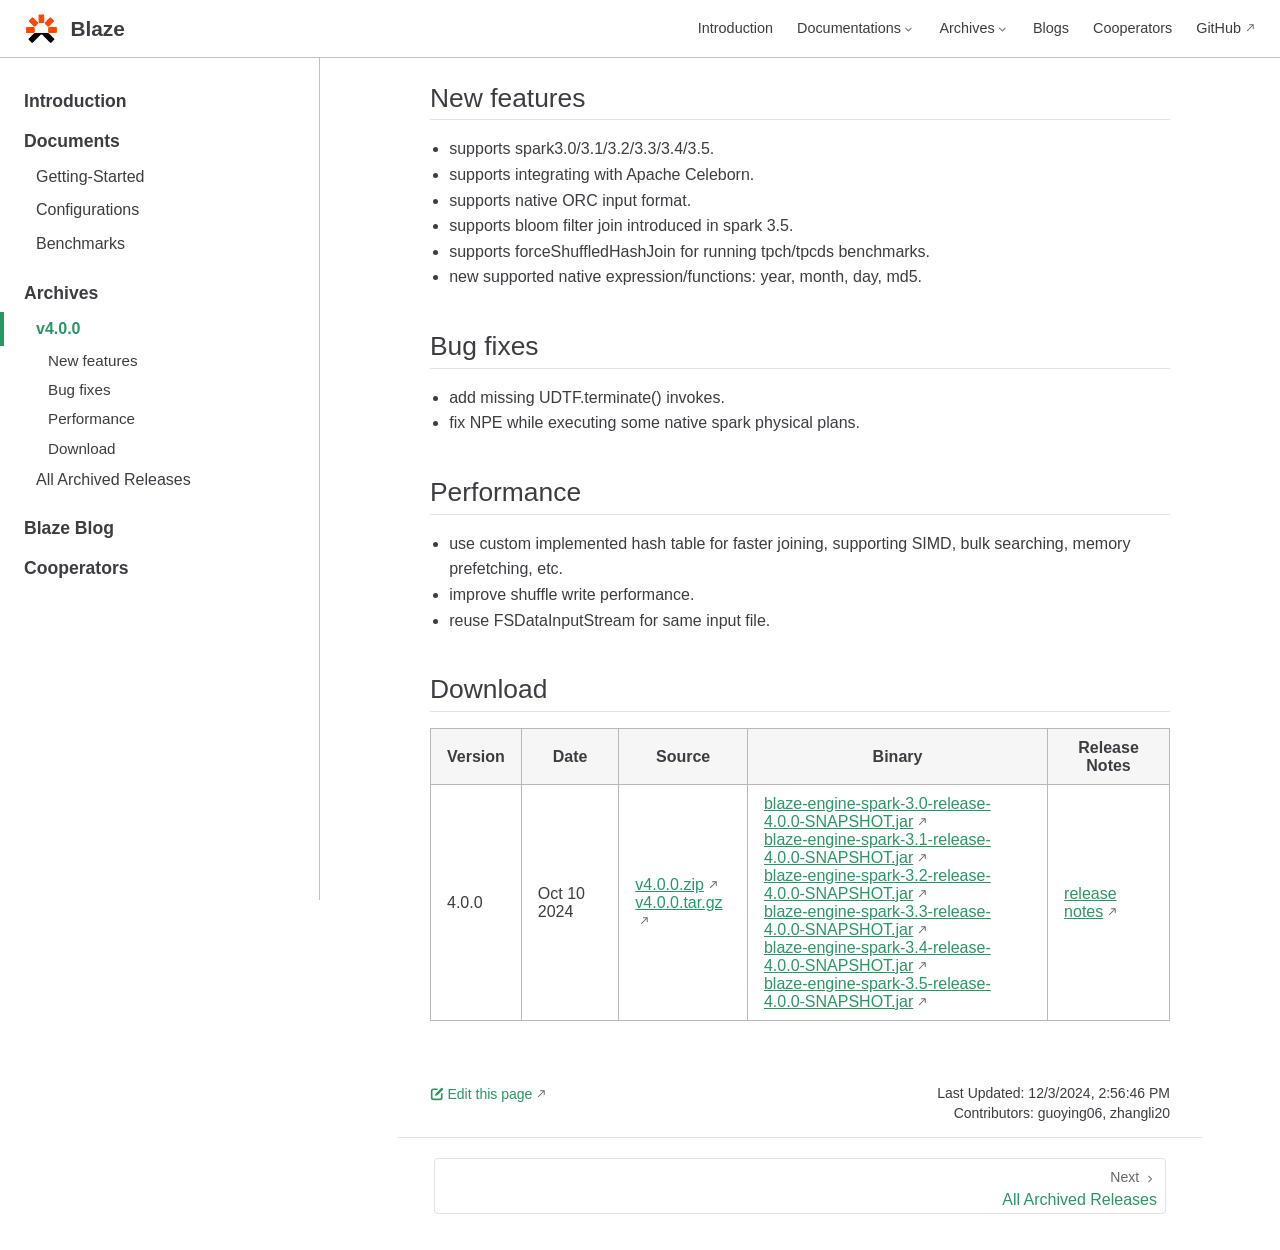
<file: archives/v4.0.0.html>
<!doctype html>
<html lang="en-US">
  <head>
    <meta charset="utf-8" />
    <meta name="viewport" content="width=device-width,initial-scale=1" />
    <meta name="generator" content="VuePress 2.0.0-rc.18" />
    <style>
      :root {
        --vp-c-bg: #fff;
      }

      [data-theme='dark'] {
        --vp-c-bg: #1b1b1f;
      }

      html,
      body {
        background-color: var(--vp-c-bg);
      }
    </style>
    <script>
      const userMode = localStorage.getItem('vuepress-color-scheme')
      const systemDarkMode =
        'matchMedia' in window
          ? window.matchMedia('(prefers-color-scheme: dark)').matches
          : false

      if (userMode === 'light') {
        document.documentElement.dataset.theme = 'light'
      } else if (userMode === 'dark' || systemDarkMode) {
        document.documentElement.dataset.theme = 'dark'
      }
    </script>
    <link rel="icon" type="image/png" href="/logo-mini.png"><title>v4.0.0 | Blaze</title><meta name="description" content="An accelerator for Apache Spark which leverages native vectorized execution to accelerate SQL/DataFrame queries.">
    <link rel="preload" href="/assets/style-BSeoGzER.css" as="style"><link rel="stylesheet" href="/assets/style-BSeoGzER.css">
    <link rel="modulepreload" href="/assets/app-BPQPdUVo.js"><link rel="modulepreload" href="/assets/v4.0.0.html-CxRSfcac.js">
    <link rel="prefetch" href="/assets/index.html-CqlW27bs.js" as="script"><link rel="prefetch" href="/assets/cooperators.html-Bcg_nMdW.js" as="script"><link rel="prefetch" href="/assets/introduction.html-DCscY6ht.js" as="script"><link rel="prefetch" href="/assets/references.html-DYFCgh7x.js" as="script"><link rel="prefetch" href="/assets/index.html-CvpAfC00.js" as="script"><link rel="prefetch" href="/assets/all-releases.html-DY3Wvjk9.js" as="script"><link rel="prefetch" href="/assets/index.html-BmWgPKAH.js" as="script"><link rel="prefetch" href="/assets/benchmarks.html-CziHHdJp.js" as="script"><link rel="prefetch" href="/assets/configuration.html-Dg0GO2Hl.js" as="script"><link rel="prefetch" href="/assets/getting-started.html-Bci551Hs.js" as="script"><link rel="prefetch" href="/assets/404.html-Caod2ulP.js" as="script"><link rel="prefetch" href="/assets/BenchmarkChart-CaIlT0Px.js" as="script"><link rel="prefetch" href="/assets/GitHubBadge-BZA6XFr3.js" as="script"><link rel="prefetch" href="/assets/setupDevtools-7MC2TMWH-BD5zajaj.js" as="script">
  </head>
  <body>
    <div id="app"><!--[--><div class="vp-theme-container external-link-icon" vp-container><!--[--><header class="vp-navbar" vp-navbar><div class="vp-toggle-sidebar-button" title="toggle sidebar" aria-expanded="false" role="button" tabindex="0"><div class="icon" aria-hidden="true"><span></span><span></span><span></span></div></div><span><a class="route-link" href="/"><img class="vp-site-logo" src="/logo-mini.png" alt="Blaze"><span class="vp-site-name vp-hide-mobile" aria-hidden="true">Blaze</span></a></span><div class="vp-navbar-items-wrapper" style=""><!--[--><!--]--><nav class="vp-navbar-items vp-hide-mobile" aria-label="site navigation"><!--[--><div class="vp-navbar-item"><a class="route-link auto-link" href="/introduction.html" aria-label="Introduction"><!---->Introduction<!----></a></div><div class="vp-navbar-item"><div class="vp-navbar-dropdown-wrapper"><button class="vp-navbar-dropdown-title" type="button" aria-label="Documentations"><span class="title">Documentations</span><span class="arrow down"></span></button><button class="vp-navbar-dropdown-title-mobile" type="button" aria-label="Documentations"><span class="title">Documentations</span><span class="right arrow"></span></button><ul style="display:none;" class="vp-navbar-dropdown"><!--[--><li class="vp-navbar-dropdown-item"><a class="route-link auto-link" href="/documents/getting-started.html" aria-label="Getting Started"><!---->Getting Started<!----></a></li><li class="vp-navbar-dropdown-item"><a class="route-link auto-link" href="/documents/configuration.html" aria-label="Configuration"><!---->Configuration<!----></a></li><li class="vp-navbar-dropdown-item"><a class="route-link auto-link" href="/documents/benchmarks.html" aria-label="Benchmarks"><!---->Benchmarks<!----></a></li><!--]--></ul></div></div><div class="vp-navbar-item"><div class="vp-navbar-dropdown-wrapper"><button class="vp-navbar-dropdown-title" type="button" aria-label="Archives"><span class="title">Archives</span><span class="arrow down"></span></button><button class="vp-navbar-dropdown-title-mobile" type="button" aria-label="Archives"><span class="title">Archives</span><span class="right arrow"></span></button><ul style="display:none;" class="vp-navbar-dropdown"><!--[--><li class="vp-navbar-dropdown-item"><a class="route-link route-link-active auto-link" href="/archives/v4.0.0.html" aria-label="v4.0.0"><!---->v4.0.0<!----></a></li><li class="vp-navbar-dropdown-item"><a class="route-link auto-link" href="/archives/all-releases.html" aria-label="All Archived Releases"><!---->All Archived Releases<!----></a></li><!--]--></ul></div></div><div class="vp-navbar-item"><a class="route-link auto-link" href="/references.html" aria-label="Blogs"><!---->Blogs<!----></a></div><div class="vp-navbar-item"><a class="route-link auto-link" href="/cooperators.html" aria-label="Cooperators"><!---->Cooperators<!----></a></div><div class="vp-navbar-item"><a class="auto-link external-link" href="https://github.com/kwai/blaze" aria-label="GitHub" rel="noopener noreferrer" target="_blank"><!---->GitHub<!----></a></div><!--]--></nav><!--[--><!--]--><!----><!----></div></header><!--]--><div class="vp-sidebar-mask"></div><!--[--><aside class="vp-sidebar" vp-sidebar><nav class="vp-navbar-items" aria-label="site navigation"><!--[--><div class="vp-navbar-item"><a class="route-link auto-link" href="/introduction.html" aria-label="Introduction"><!---->Introduction<!----></a></div><div class="vp-navbar-item"><div class="vp-navbar-dropdown-wrapper"><button class="vp-navbar-dropdown-title" type="button" aria-label="Documentations"><span class="title">Documentations</span><span class="arrow down"></span></button><button class="vp-navbar-dropdown-title-mobile" type="button" aria-label="Documentations"><span class="title">Documentations</span><span class="right arrow"></span></button><ul style="display:none;" class="vp-navbar-dropdown"><!--[--><li class="vp-navbar-dropdown-item"><a class="route-link auto-link" href="/documents/getting-started.html" aria-label="Getting Started"><!---->Getting Started<!----></a></li><li class="vp-navbar-dropdown-item"><a class="route-link auto-link" href="/documents/configuration.html" aria-label="Configuration"><!---->Configuration<!----></a></li><li class="vp-navbar-dropdown-item"><a class="route-link auto-link" href="/documents/benchmarks.html" aria-label="Benchmarks"><!---->Benchmarks<!----></a></li><!--]--></ul></div></div><div class="vp-navbar-item"><div class="vp-navbar-dropdown-wrapper"><button class="vp-navbar-dropdown-title" type="button" aria-label="Archives"><span class="title">Archives</span><span class="arrow down"></span></button><button class="vp-navbar-dropdown-title-mobile" type="button" aria-label="Archives"><span class="title">Archives</span><span class="right arrow"></span></button><ul style="display:none;" class="vp-navbar-dropdown"><!--[--><li class="vp-navbar-dropdown-item"><a class="route-link route-link-active auto-link" href="/archives/v4.0.0.html" aria-label="v4.0.0"><!---->v4.0.0<!----></a></li><li class="vp-navbar-dropdown-item"><a class="route-link auto-link" href="/archives/all-releases.html" aria-label="All Archived Releases"><!---->All Archived Releases<!----></a></li><!--]--></ul></div></div><div class="vp-navbar-item"><a class="route-link auto-link" href="/references.html" aria-label="Blogs"><!---->Blogs<!----></a></div><div class="vp-navbar-item"><a class="route-link auto-link" href="/cooperators.html" aria-label="Cooperators"><!---->Cooperators<!----></a></div><div class="vp-navbar-item"><a class="auto-link external-link" href="https://github.com/kwai/blaze" aria-label="GitHub" rel="noopener noreferrer" target="_blank"><!---->GitHub<!----></a></div><!--]--></nav><!--[--><!--]--><ul class="vp-sidebar-items"><!--[--><li><a class="route-link auto-link vp-sidebar-item vp-sidebar-heading" href="/introduction.html" aria-label="Introduction"><!---->Introduction<!----></a><!----></li><li><p tabindex="0" class="vp-sidebar-item vp-sidebar-heading">Documents <!----></p><ul style="" class="vp-sidebar-children"><!--[--><li><a class="route-link auto-link vp-sidebar-item" href="/documents/getting-started.html" aria-label="Getting-Started"><!---->Getting-Started<!----></a><!----></li><li><a class="route-link auto-link vp-sidebar-item" href="/documents/configuration.html" aria-label="Configurations"><!---->Configurations<!----></a><!----></li><li><a class="route-link auto-link vp-sidebar-item" href="/documents/benchmarks.html" aria-label="Benchmarks"><!---->Benchmarks<!----></a><!----></li><!--]--></ul></li><li><p tabindex="0" class="vp-sidebar-item vp-sidebar-heading active">Archives <!----></p><ul style="" class="vp-sidebar-children"><!--[--><li><a class="route-link route-link-active auto-link vp-sidebar-item active" href="/archives/v4.0.0.html" aria-label="v4.0.0"><!---->v4.0.0<!----></a><!----></li><li><a class="route-link auto-link vp-sidebar-item" href="/archives/all-releases.html" aria-label="All Archived Releases"><!---->All Archived Releases<!----></a><!----></li><!--]--></ul></li><li><a class="route-link auto-link vp-sidebar-item vp-sidebar-heading" href="/references.html" aria-label="Blaze Blog"><!---->Blaze Blog<!----></a><!----></li><li><a class="route-link auto-link vp-sidebar-item vp-sidebar-heading" href="/cooperators.html" aria-label="Cooperators"><!---->Cooperators<!----></a><!----></li><!--]--></ul><!--[--><!--]--></aside><!--]--><!--[--><main class="vp-page"><!--[--><!--]--><div class="theme-default-content" vp-content><!--[--><!--]--><div><h2 id="new-features" tabindex="-1"><a class="header-anchor" href="#new-features"><span>New features</span></a></h2><ul><li>supports spark3.0/3.1/3.2/3.3/3.4/3.5.</li><li>supports integrating with Apache Celeborn.</li><li>supports native ORC input format.</li><li>supports bloom filter join introduced in spark 3.5.</li><li>supports forceShuffledHashJoin for running tpch/tpcds benchmarks.</li><li>new supported native expression/functions: year, month, day, md5.</li></ul><h2 id="bug-fixes" tabindex="-1"><a class="header-anchor" href="#bug-fixes"><span>Bug fixes</span></a></h2><ul><li>add missing UDTF.terminate() invokes.</li><li>fix NPE while executing some native spark physical plans.</li></ul><h2 id="performance" tabindex="-1"><a class="header-anchor" href="#performance"><span>Performance</span></a></h2><ul><li>use custom implemented hash table for faster joining, supporting SIMD, bulk searching, memory prefetching, etc.</li><li>improve shuffle write performance.</li><li>reuse FSDataInputStream for same input file.</li></ul><h2 id="download" tabindex="-1"><a class="header-anchor" href="#download"><span>Download</span></a></h2><table class="my-table"><tr><th>Version</th><th>Date</th><th>Source</th><th>Binary</th><th>Release Notes</th></tr><tr><td>4.0.0</td><td>Oct 10 2024</td><td><a href="https://github.com/kwai/blaze/archive/refs/tags/v4.0.0.zip" target="_blank">v4.0.0.zip</a> <br><a href="https://github.com/kwai/blaze/archive/refs/tags/v4.0.0.tar.gz" target="_blank">v4.0.0.tar.gz</a></td><td><a href="https://github.com/kwai/blaze/releases/download/v4.0.0/blaze-engine-spark-3.0-release-4.0.0-SNAPSHOT.jar" target="_blank">blaze-engine-spark-3.0-release-4.0.0-SNAPSHOT.jar</a> <br><a href="https://github.com/kwai/blaze/releases/download/v4.0.0/blaze-engine-spark-3.1-release-4.0.0-SNAPSHOT.jar" target="_blank">blaze-engine-spark-3.1-release-4.0.0-SNAPSHOT.jar</a> <br><a href="https://github.com/kwai/blaze/releases/download/v4.0.0/blaze-engine-spark-3.2-release-4.0.0-SNAPSHOT.jar" target="_blank">blaze-engine-spark-3.2-release-4.0.0-SNAPSHOT.jar</a> <br><a href="https://github.com/kwai/blaze/releases/download/v4.0.0/blaze-engine-spark-3.3-release-4.0.0-SNAPSHOT.jar" target="_blank">blaze-engine-spark-3.3-release-4.0.0-SNAPSHOT.jar</a> <br><a href="https://github.com/kwai/blaze/releases/download/v4.0.0/blaze-engine-spark-3.4-release-4.0.0-SNAPSHOT.jar" target="_blank">blaze-engine-spark-3.4-release-4.0.0-SNAPSHOT.jar</a> <br><a href="https://github.com/kwai/blaze/releases/download/v4.0.0/blaze-engine-spark-3.5-release-4.0.0-SNAPSHOT.jar" target="_blank">blaze-engine-spark-3.5-release-4.0.0-SNAPSHOT.jar</a></td><td><a href="https://github.com/kwai/blaze/releases/tag/v4.0.0" target="_blank">release notes</a></td></tr></table></div><!--[--><!--]--></div><footer class="vp-page-meta"><div class="vp-meta-item edit-link"><a class="auto-link external-link label" href="https://github.com/kwai/blaze/edit/main/archives/v4.0.0.md" aria-label="Edit this page" rel="noopener noreferrer" target="_blank"><!--[--><svg class="edit-icon" viewbox="0 0 1024 1024"><g fill="currentColor"><path d="M430.818 653.65a60.46 60.46 0 0 1-50.96-93.281l71.69-114.012 7.773-10.365L816.038 80.138A60.46 60.46 0 0 1 859.225 62a60.46 60.46 0 0 1 43.186 18.138l43.186 43.186a60.46 60.46 0 0 1 0 86.373L588.879 565.55l-8.637 8.637-117.466 68.234a60.46 60.46 0 0 1-31.958 11.229z"></path><path d="M728.802 962H252.891A190.883 190.883 0 0 1 62.008 771.98V296.934a190.883 190.883 0 0 1 190.883-192.61h267.754a60.46 60.46 0 0 1 0 120.92H252.891a69.962 69.962 0 0 0-69.098 69.099V771.98a69.962 69.962 0 0 0 69.098 69.098h475.911A69.962 69.962 0 0 0 797.9 771.98V503.363a60.46 60.46 0 1 1 120.922 0V771.98A190.883 190.883 0 0 1 728.802 962z"></path></g></svg><!--]-->Edit this page<!----></a></div><div class="vp-meta-item git-info"><div class="vp-meta-item last-updated"><span class="meta-item-label">Last Updated: </span><!----></div><div class="vp-meta-item contributors"><span class="meta-item-label">Contributors: </span><span class="meta-item-info"><!--[--><!--[--><span class="contributor" title="email: guoying06@kuaishou.com">guoying06</span><!--[-->, <!--]--><!--]--><!--[--><span class="contributor" title="email: zhangli20@kuaishou.com">zhangli20</span><!----><!--]--><!--]--></span></div></div></footer><nav class="vp-page-nav" aria-label="page navigation"><!----><a class="route-link auto-link next" href="/archives/all-releases.html" aria-label="All Archived Releases"><div class="hint">Next <span class="arrow right"></span></div><div class="link"><span>All Archived Releases</span></div></a></nav><!--[--><!--]--></main><!--]--></div><!--[--><!----><!--]--><!--]--></div>
    <script type="module" src="/assets/app-BPQPdUVo.js" defer></script>
  </body>
</html>
</file>
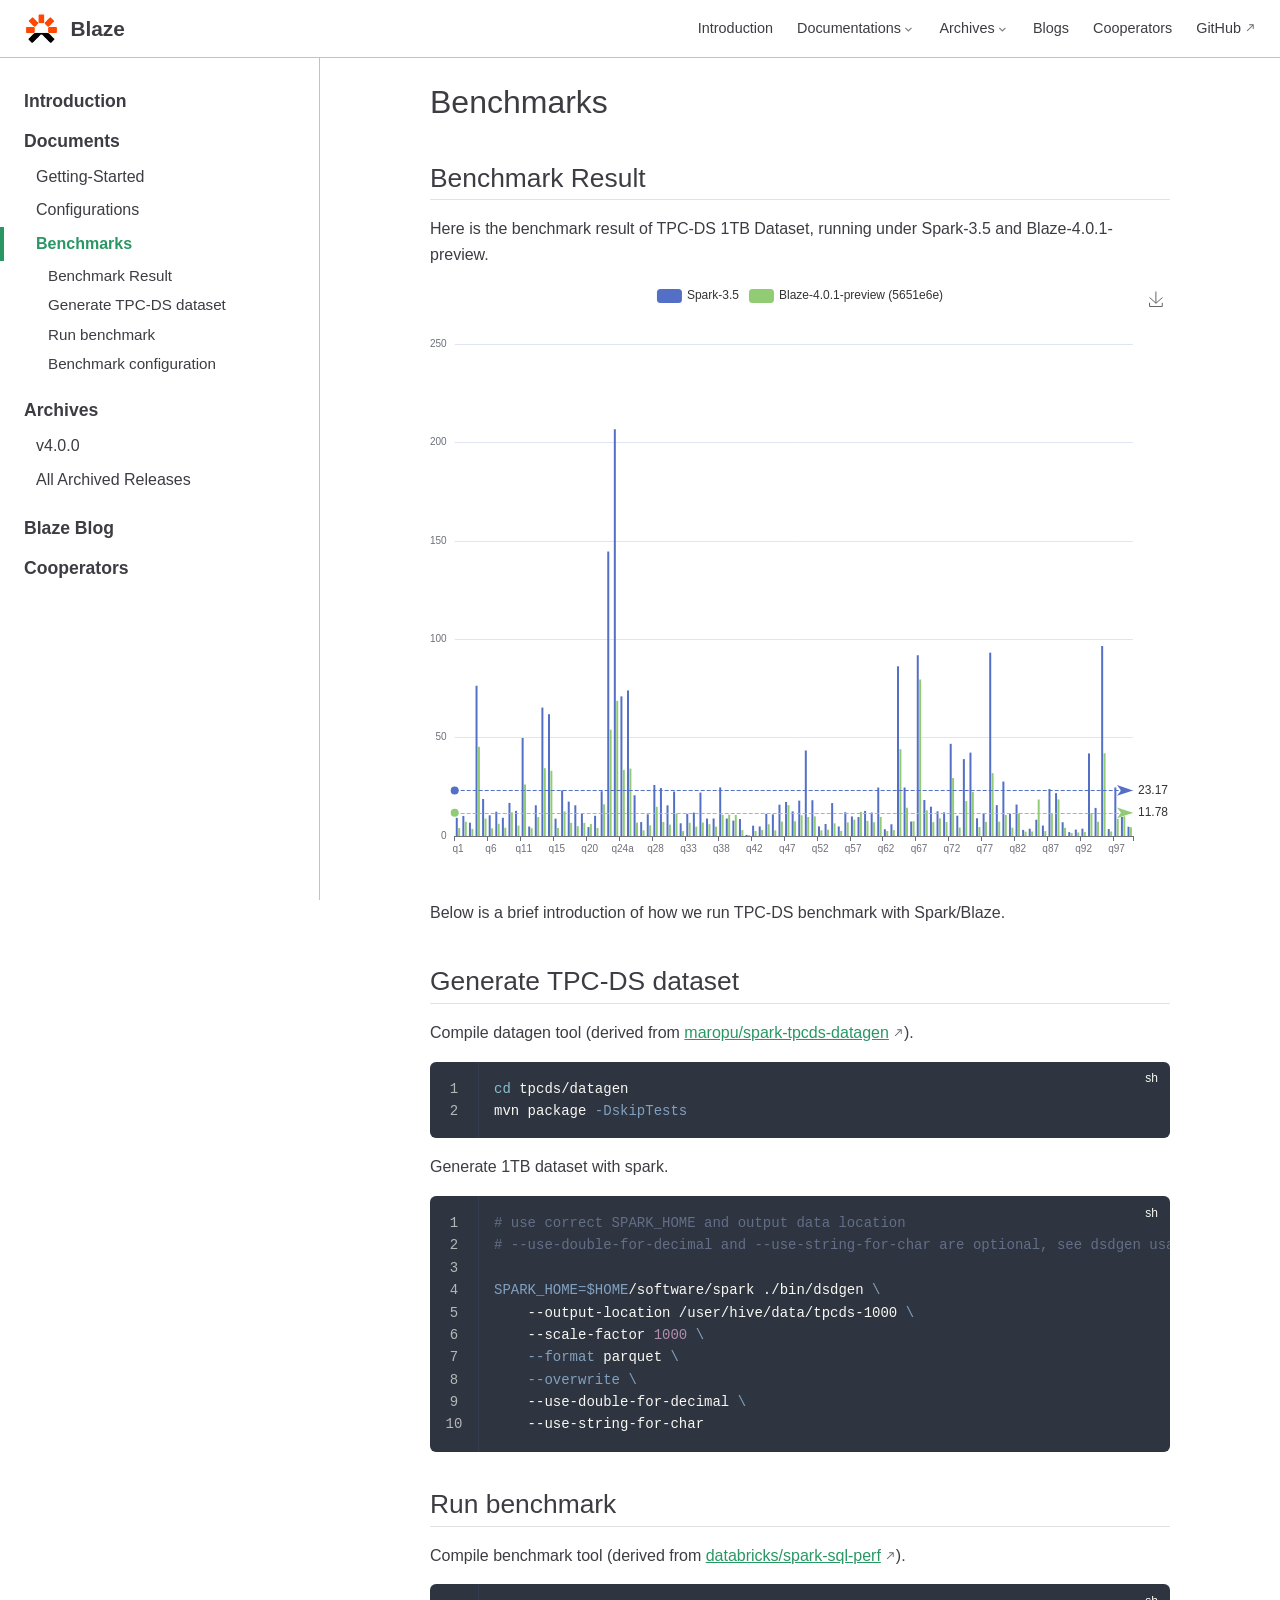
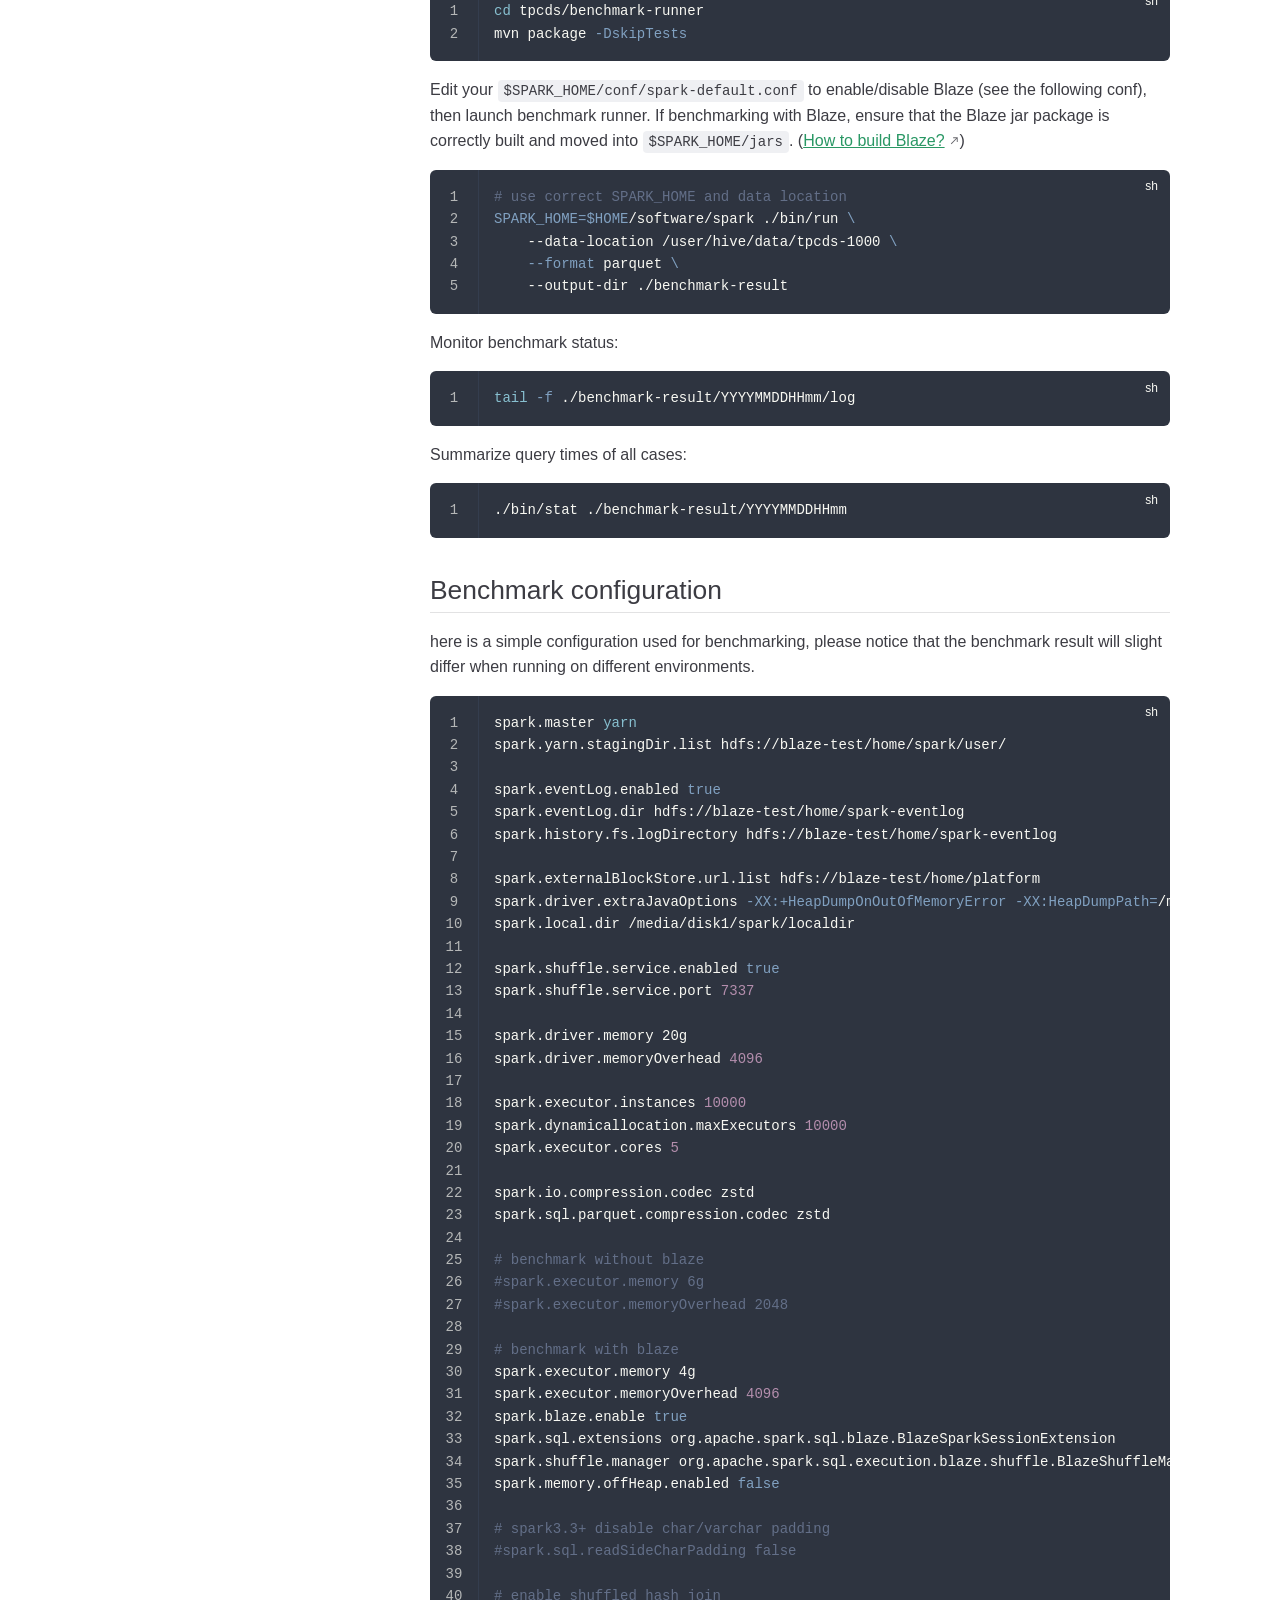
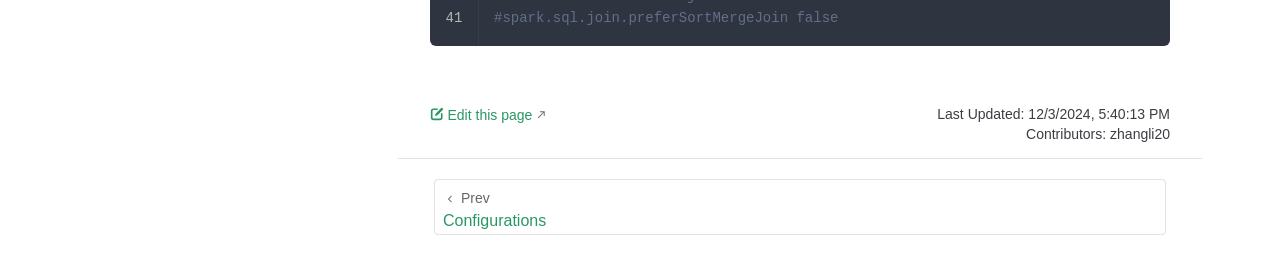
<file: documents/benchmarks.html>
<!doctype html>
<html lang="en-US">
  <head>
    <meta charset="utf-8" />
    <meta name="viewport" content="width=device-width,initial-scale=1" />
    <meta name="generator" content="VuePress 2.0.0-rc.18" />
    <style>
      :root {
        --vp-c-bg: #fff;
      }

      [data-theme='dark'] {
        --vp-c-bg: #1b1b1f;
      }

      html,
      body {
        background-color: var(--vp-c-bg);
      }
    </style>
    <script>
      const userMode = localStorage.getItem('vuepress-color-scheme')
      const systemDarkMode =
        'matchMedia' in window
          ? window.matchMedia('(prefers-color-scheme: dark)').matches
          : false

      if (userMode === 'light') {
        document.documentElement.dataset.theme = 'light'
      } else if (userMode === 'dark' || systemDarkMode) {
        document.documentElement.dataset.theme = 'dark'
      }
    </script>
    <link rel="icon" type="image/png" href="/logo-mini.png"><title>Benchmarks | Blaze</title><meta name="description" content="An accelerator for Apache Spark which leverages native vectorized execution to accelerate SQL/DataFrame queries.">
    <link rel="preload" href="/assets/style-BSeoGzER.css" as="style"><link rel="stylesheet" href="/assets/style-BSeoGzER.css">
    <link rel="modulepreload" href="/assets/app-BPQPdUVo.js"><link rel="modulepreload" href="/assets/benchmarks.html-CziHHdJp.js">
    <link rel="prefetch" href="/assets/index.html-CqlW27bs.js" as="script"><link rel="prefetch" href="/assets/cooperators.html-Bcg_nMdW.js" as="script"><link rel="prefetch" href="/assets/introduction.html-DCscY6ht.js" as="script"><link rel="prefetch" href="/assets/references.html-DYFCgh7x.js" as="script"><link rel="prefetch" href="/assets/index.html-CvpAfC00.js" as="script"><link rel="prefetch" href="/assets/all-releases.html-DY3Wvjk9.js" as="script"><link rel="prefetch" href="/assets/v4.0.0.html-CxRSfcac.js" as="script"><link rel="prefetch" href="/assets/index.html-BmWgPKAH.js" as="script"><link rel="prefetch" href="/assets/configuration.html-Dg0GO2Hl.js" as="script"><link rel="prefetch" href="/assets/getting-started.html-Bci551Hs.js" as="script"><link rel="prefetch" href="/assets/404.html-Caod2ulP.js" as="script"><link rel="prefetch" href="/assets/BenchmarkChart-CaIlT0Px.js" as="script"><link rel="prefetch" href="/assets/GitHubBadge-BZA6XFr3.js" as="script"><link rel="prefetch" href="/assets/setupDevtools-7MC2TMWH-BD5zajaj.js" as="script">
  </head>
  <body>
    <div id="app"><!--[--><div class="vp-theme-container external-link-icon" vp-container><!--[--><header class="vp-navbar" vp-navbar><div class="vp-toggle-sidebar-button" title="toggle sidebar" aria-expanded="false" role="button" tabindex="0"><div class="icon" aria-hidden="true"><span></span><span></span><span></span></div></div><span><a class="route-link" href="/"><img class="vp-site-logo" src="/logo-mini.png" alt="Blaze"><span class="vp-site-name vp-hide-mobile" aria-hidden="true">Blaze</span></a></span><div class="vp-navbar-items-wrapper" style=""><!--[--><!--]--><nav class="vp-navbar-items vp-hide-mobile" aria-label="site navigation"><!--[--><div class="vp-navbar-item"><a class="route-link auto-link" href="/introduction.html" aria-label="Introduction"><!---->Introduction<!----></a></div><div class="vp-navbar-item"><div class="vp-navbar-dropdown-wrapper"><button class="vp-navbar-dropdown-title" type="button" aria-label="Documentations"><span class="title">Documentations</span><span class="arrow down"></span></button><button class="vp-navbar-dropdown-title-mobile" type="button" aria-label="Documentations"><span class="title">Documentations</span><span class="right arrow"></span></button><ul style="display:none;" class="vp-navbar-dropdown"><!--[--><li class="vp-navbar-dropdown-item"><a class="route-link auto-link" href="/documents/getting-started.html" aria-label="Getting Started"><!---->Getting Started<!----></a></li><li class="vp-navbar-dropdown-item"><a class="route-link auto-link" href="/documents/configuration.html" aria-label="Configuration"><!---->Configuration<!----></a></li><li class="vp-navbar-dropdown-item"><a class="route-link route-link-active auto-link" href="/documents/benchmarks.html" aria-label="Benchmarks"><!---->Benchmarks<!----></a></li><!--]--></ul></div></div><div class="vp-navbar-item"><div class="vp-navbar-dropdown-wrapper"><button class="vp-navbar-dropdown-title" type="button" aria-label="Archives"><span class="title">Archives</span><span class="arrow down"></span></button><button class="vp-navbar-dropdown-title-mobile" type="button" aria-label="Archives"><span class="title">Archives</span><span class="right arrow"></span></button><ul style="display:none;" class="vp-navbar-dropdown"><!--[--><li class="vp-navbar-dropdown-item"><a class="route-link auto-link" href="/archives/v4.0.0.html" aria-label="v4.0.0"><!---->v4.0.0<!----></a></li><li class="vp-navbar-dropdown-item"><a class="route-link auto-link" href="/archives/all-releases.html" aria-label="All Archived Releases"><!---->All Archived Releases<!----></a></li><!--]--></ul></div></div><div class="vp-navbar-item"><a class="route-link auto-link" href="/references.html" aria-label="Blogs"><!---->Blogs<!----></a></div><div class="vp-navbar-item"><a class="route-link auto-link" href="/cooperators.html" aria-label="Cooperators"><!---->Cooperators<!----></a></div><div class="vp-navbar-item"><a class="auto-link external-link" href="https://github.com/kwai/blaze" aria-label="GitHub" rel="noopener noreferrer" target="_blank"><!---->GitHub<!----></a></div><!--]--></nav><!--[--><!--]--><!----><!----></div></header><!--]--><div class="vp-sidebar-mask"></div><!--[--><aside class="vp-sidebar" vp-sidebar><nav class="vp-navbar-items" aria-label="site navigation"><!--[--><div class="vp-navbar-item"><a class="route-link auto-link" href="/introduction.html" aria-label="Introduction"><!---->Introduction<!----></a></div><div class="vp-navbar-item"><div class="vp-navbar-dropdown-wrapper"><button class="vp-navbar-dropdown-title" type="button" aria-label="Documentations"><span class="title">Documentations</span><span class="arrow down"></span></button><button class="vp-navbar-dropdown-title-mobile" type="button" aria-label="Documentations"><span class="title">Documentations</span><span class="right arrow"></span></button><ul style="display:none;" class="vp-navbar-dropdown"><!--[--><li class="vp-navbar-dropdown-item"><a class="route-link auto-link" href="/documents/getting-started.html" aria-label="Getting Started"><!---->Getting Started<!----></a></li><li class="vp-navbar-dropdown-item"><a class="route-link auto-link" href="/documents/configuration.html" aria-label="Configuration"><!---->Configuration<!----></a></li><li class="vp-navbar-dropdown-item"><a class="route-link route-link-active auto-link" href="/documents/benchmarks.html" aria-label="Benchmarks"><!---->Benchmarks<!----></a></li><!--]--></ul></div></div><div class="vp-navbar-item"><div class="vp-navbar-dropdown-wrapper"><button class="vp-navbar-dropdown-title" type="button" aria-label="Archives"><span class="title">Archives</span><span class="arrow down"></span></button><button class="vp-navbar-dropdown-title-mobile" type="button" aria-label="Archives"><span class="title">Archives</span><span class="right arrow"></span></button><ul style="display:none;" class="vp-navbar-dropdown"><!--[--><li class="vp-navbar-dropdown-item"><a class="route-link auto-link" href="/archives/v4.0.0.html" aria-label="v4.0.0"><!---->v4.0.0<!----></a></li><li class="vp-navbar-dropdown-item"><a class="route-link auto-link" href="/archives/all-releases.html" aria-label="All Archived Releases"><!---->All Archived Releases<!----></a></li><!--]--></ul></div></div><div class="vp-navbar-item"><a class="route-link auto-link" href="/references.html" aria-label="Blogs"><!---->Blogs<!----></a></div><div class="vp-navbar-item"><a class="route-link auto-link" href="/cooperators.html" aria-label="Cooperators"><!---->Cooperators<!----></a></div><div class="vp-navbar-item"><a class="auto-link external-link" href="https://github.com/kwai/blaze" aria-label="GitHub" rel="noopener noreferrer" target="_blank"><!---->GitHub<!----></a></div><!--]--></nav><!--[--><!--]--><ul class="vp-sidebar-items"><!--[--><li><a class="route-link auto-link vp-sidebar-item vp-sidebar-heading" href="/introduction.html" aria-label="Introduction"><!---->Introduction<!----></a><!----></li><li><p tabindex="0" class="vp-sidebar-item vp-sidebar-heading active">Documents <!----></p><ul style="" class="vp-sidebar-children"><!--[--><li><a class="route-link auto-link vp-sidebar-item" href="/documents/getting-started.html" aria-label="Getting-Started"><!---->Getting-Started<!----></a><!----></li><li><a class="route-link auto-link vp-sidebar-item" href="/documents/configuration.html" aria-label="Configurations"><!---->Configurations<!----></a><!----></li><li><a class="route-link route-link-active auto-link vp-sidebar-item active" href="/documents/benchmarks.html" aria-label="Benchmarks"><!---->Benchmarks<!----></a><!----></li><!--]--></ul></li><li><p tabindex="0" class="vp-sidebar-item vp-sidebar-heading">Archives <!----></p><ul style="" class="vp-sidebar-children"><!--[--><li><a class="route-link auto-link vp-sidebar-item" href="/archives/v4.0.0.html" aria-label="v4.0.0"><!---->v4.0.0<!----></a><!----></li><li><a class="route-link auto-link vp-sidebar-item" href="/archives/all-releases.html" aria-label="All Archived Releases"><!---->All Archived Releases<!----></a><!----></li><!--]--></ul></li><li><a class="route-link auto-link vp-sidebar-item vp-sidebar-heading" href="/references.html" aria-label="Blaze Blog"><!---->Blaze Blog<!----></a><!----></li><li><a class="route-link auto-link vp-sidebar-item vp-sidebar-heading" href="/cooperators.html" aria-label="Cooperators"><!---->Cooperators<!----></a><!----></li><!--]--></ul><!--[--><!--]--></aside><!--]--><!--[--><main class="vp-page"><!--[--><!--]--><div class="theme-default-content" vp-content><!--[--><!--]--><div><h1 id="benchmarks" tabindex="-1"><a class="header-anchor" href="#benchmarks"><span>Benchmarks</span></a></h1><h2 id="benchmark-result" tabindex="-1"><a class="header-anchor" href="#benchmark-result"><span>Benchmark Result</span></a></h2><p>Here is the benchmark result of TPC-DS 1TB Dataset, running under Spark-3.5 and Blaze-4.0.1-preview.</p><!----><p>Below is a brief introduction of how we run TPC-DS benchmark with Spark/Blaze.</p><h2 id="generate-tpc-ds-dataset" tabindex="-1"><a class="header-anchor" href="#generate-tpc-ds-dataset"><span>Generate TPC-DS dataset</span></a></h2><p>Compile datagen tool (derived from <a href="https://github.com/maropu/spark-tpcds-datagen%5D" target="_blank" rel="noopener noreferrer">maropu/spark-tpcds-datagen</a>).</p><div class="language-bash line-numbers-mode" data-highlighter="prismjs" data-ext="sh" data-title="sh"><pre><code><span class="line"><span class="token builtin class-name">cd</span> tpcds/datagen</span>
<span class="line">mvn package <span class="token parameter variable">-DskipTests</span></span>
<span class="line"></span></code></pre><div class="line-numbers" aria-hidden="true" style="counter-reset:line-number 0;"><div class="line-number"></div><div class="line-number"></div></div></div><p>Generate 1TB dataset with spark.</p><div class="language-bash line-numbers-mode" data-highlighter="prismjs" data-ext="sh" data-title="sh"><pre><code><span class="line"><span class="token comment"># use correct SPARK_HOME and output data location</span></span>
<span class="line"><span class="token comment"># --use-double-for-decimal and --use-string-for-char are optional, see dsdgen usage</span></span>
<span class="line"></span>
<span class="line"><span class="token assign-left variable">SPARK_HOME</span><span class="token operator">=</span><span class="token environment constant">$HOME</span>/software/spark ./bin/dsdgen <span class="token punctuation">\</span></span>
<span class="line">    --output-location /user/hive/data/tpcds-1000 <span class="token punctuation">\</span></span>
<span class="line">    --scale-factor <span class="token number">1000</span> <span class="token punctuation">\</span></span>
<span class="line">    <span class="token parameter variable">--format</span> parquet <span class="token punctuation">\</span></span>
<span class="line">    <span class="token parameter variable">--overwrite</span> <span class="token punctuation">\</span></span>
<span class="line">    --use-double-for-decimal <span class="token punctuation">\</span></span>
<span class="line">    --use-string-for-char</span>
<span class="line"></span></code></pre><div class="line-numbers" aria-hidden="true" style="counter-reset:line-number 0;"><div class="line-number"></div><div class="line-number"></div><div class="line-number"></div><div class="line-number"></div><div class="line-number"></div><div class="line-number"></div><div class="line-number"></div><div class="line-number"></div><div class="line-number"></div><div class="line-number"></div></div></div><h2 id="run-benchmark" tabindex="-1"><a class="header-anchor" href="#run-benchmark"><span>Run benchmark</span></a></h2><p>Compile benchmark tool (derived from <a href="https://github.com/databricks/spark-sql-perf" target="_blank" rel="noopener noreferrer">databricks/spark-sql-perf</a>).</p><div class="language-bash line-numbers-mode" data-highlighter="prismjs" data-ext="sh" data-title="sh"><pre><code><span class="line"><span class="token builtin class-name">cd</span> tpcds/benchmark-runner</span>
<span class="line">mvn package <span class="token parameter variable">-DskipTests</span></span>
<span class="line"></span></code></pre><div class="line-numbers" aria-hidden="true" style="counter-reset:line-number 0;"><div class="line-number"></div><div class="line-number"></div></div></div><p>Edit your <code>$SPARK_HOME/conf/spark-default.conf</code> to enable/disable Blaze (see the following conf), then launch benchmark runner. If benchmarking with Blaze, ensure that the Blaze jar package is correctly built and moved into <code>$SPARK_HOME/jars</code>. (<a href="https://github.com/kwai/blaze/#build-from-source" target="_blank" rel="noopener noreferrer">How to build Blaze?</a>)</p><div class="language-bash line-numbers-mode" data-highlighter="prismjs" data-ext="sh" data-title="sh"><pre><code><span class="line"><span class="token comment"># use correct SPARK_HOME and data location</span></span>
<span class="line"><span class="token assign-left variable">SPARK_HOME</span><span class="token operator">=</span><span class="token environment constant">$HOME</span>/software/spark ./bin/run <span class="token punctuation">\</span></span>
<span class="line">    --data-location /user/hive/data/tpcds-1000 <span class="token punctuation">\</span></span>
<span class="line">    <span class="token parameter variable">--format</span> parquet <span class="token punctuation">\</span></span>
<span class="line">    --output-dir ./benchmark-result</span>
<span class="line"></span></code></pre><div class="line-numbers" aria-hidden="true" style="counter-reset:line-number 0;"><div class="line-number"></div><div class="line-number"></div><div class="line-number"></div><div class="line-number"></div><div class="line-number"></div></div></div><p>Monitor benchmark status:</p><div class="language-bash line-numbers-mode" data-highlighter="prismjs" data-ext="sh" data-title="sh"><pre><code><span class="line"><span class="token function">tail</span> <span class="token parameter variable">-f</span> ./benchmark-result/YYYYMMDDHHmm/log</span>
<span class="line"></span></code></pre><div class="line-numbers" aria-hidden="true" style="counter-reset:line-number 0;"><div class="line-number"></div></div></div><p>Summarize query times of all cases:</p><div class="language-bash line-numbers-mode" data-highlighter="prismjs" data-ext="sh" data-title="sh"><pre><code><span class="line">./bin/stat ./benchmark-result/YYYYMMDDHHmm</span>
<span class="line"></span></code></pre><div class="line-numbers" aria-hidden="true" style="counter-reset:line-number 0;"><div class="line-number"></div></div></div><h2 id="benchmark-configuration" tabindex="-1"><a class="header-anchor" href="#benchmark-configuration"><span>Benchmark configuration</span></a></h2><p>here is a simple configuration used for benchmarking, please notice that the benchmark result will slight differ when running on different environments.</p><div class="language-bash line-numbers-mode" data-highlighter="prismjs" data-ext="sh" data-title="sh"><pre><code><span class="line">spark.master <span class="token function">yarn</span></span>
<span class="line">spark.yarn.stagingDir.list hdfs://blaze-test/home/spark/user/</span>
<span class="line"></span>
<span class="line">spark.eventLog.enabled <span class="token boolean">true</span></span>
<span class="line">spark.eventLog.dir hdfs://blaze-test/home/spark-eventlog</span>
<span class="line">spark.history.fs.logDirectory hdfs://blaze-test/home/spark-eventlog</span>
<span class="line"></span>
<span class="line">spark.externalBlockStore.url.list hdfs://blaze-test/home/platform</span>
<span class="line">spark.driver.extraJavaOptions <span class="token parameter variable">-XX:+HeapDumpOnOutOfMemoryError</span> <span class="token parameter variable">-XX:HeapDumpPath</span><span class="token operator">=</span>/media/disk1/spark/ <span class="token parameter variable">-Djava.io.tmpdir</span><span class="token operator">=</span>/media/disk1/tmp <span class="token parameter variable">-Dlog4j2.formatMsgNoLookups</span><span class="token operator">=</span>true</span>
<span class="line">spark.local.dir /media/disk1/spark/localdir</span>
<span class="line"></span>
<span class="line">spark.shuffle.service.enabled <span class="token boolean">true</span></span>
<span class="line">spark.shuffle.service.port <span class="token number">7337</span></span>
<span class="line"></span>
<span class="line">spark.driver.memory 20g</span>
<span class="line">spark.driver.memoryOverhead <span class="token number">4096</span></span>
<span class="line"></span>
<span class="line">spark.executor.instances <span class="token number">10000</span></span>
<span class="line">spark.dynamicallocation.maxExecutors <span class="token number">10000</span></span>
<span class="line">spark.executor.cores <span class="token number">5</span></span>
<span class="line"></span>
<span class="line">spark.io.compression.codec zstd</span>
<span class="line">spark.sql.parquet.compression.codec zstd</span>
<span class="line"></span>
<span class="line"><span class="token comment"># benchmark without blaze</span></span>
<span class="line"><span class="token comment">#spark.executor.memory 6g</span></span>
<span class="line"><span class="token comment">#spark.executor.memoryOverhead 2048</span></span>
<span class="line"></span>
<span class="line"><span class="token comment"># benchmark with blaze</span></span>
<span class="line">spark.executor.memory 4g</span>
<span class="line">spark.executor.memoryOverhead <span class="token number">4096</span></span>
<span class="line">spark.blaze.enable <span class="token boolean">true</span></span>
<span class="line">spark.sql.extensions org.apache.spark.sql.blaze.BlazeSparkSessionExtension</span>
<span class="line">spark.shuffle.manager org.apache.spark.sql.execution.blaze.shuffle.BlazeShuffleManager</span>
<span class="line">spark.memory.offHeap.enabled <span class="token boolean">false</span></span>
<span class="line"></span>
<span class="line"><span class="token comment"># spark3.3+ disable char/varchar padding</span></span>
<span class="line"><span class="token comment">#spark.sql.readSideCharPadding false</span></span>
<span class="line"></span>
<span class="line"><span class="token comment"># enable shuffled hash join</span></span>
<span class="line"><span class="token comment">#spark.sql.join.preferSortMergeJoin false</span></span>
<span class="line"></span></code></pre><div class="line-numbers" aria-hidden="true" style="counter-reset:line-number 0;"><div class="line-number"></div><div class="line-number"></div><div class="line-number"></div><div class="line-number"></div><div class="line-number"></div><div class="line-number"></div><div class="line-number"></div><div class="line-number"></div><div class="line-number"></div><div class="line-number"></div><div class="line-number"></div><div class="line-number"></div><div class="line-number"></div><div class="line-number"></div><div class="line-number"></div><div class="line-number"></div><div class="line-number"></div><div class="line-number"></div><div class="line-number"></div><div class="line-number"></div><div class="line-number"></div><div class="line-number"></div><div class="line-number"></div><div class="line-number"></div><div class="line-number"></div><div class="line-number"></div><div class="line-number"></div><div class="line-number"></div><div class="line-number"></div><div class="line-number"></div><div class="line-number"></div><div class="line-number"></div><div class="line-number"></div><div class="line-number"></div><div class="line-number"></div><div class="line-number"></div><div class="line-number"></div><div class="line-number"></div><div class="line-number"></div><div class="line-number"></div><div class="line-number"></div></div></div></div><!--[--><!--]--></div><footer class="vp-page-meta"><div class="vp-meta-item edit-link"><a class="auto-link external-link label" href="https://github.com/kwai/blaze/edit/main/documents/benchmarks.md" aria-label="Edit this page" rel="noopener noreferrer" target="_blank"><!--[--><svg class="edit-icon" viewbox="0 0 1024 1024"><g fill="currentColor"><path d="M430.818 653.65a60.46 60.46 0 0 1-50.96-93.281l71.69-114.012 7.773-10.365L816.038 80.138A60.46 60.46 0 0 1 859.225 62a60.46 60.46 0 0 1 43.186 18.138l43.186 43.186a60.46 60.46 0 0 1 0 86.373L588.879 565.55l-8.637 8.637-117.466 68.234a60.46 60.46 0 0 1-31.958 11.229z"></path><path d="M728.802 962H252.891A190.883 190.883 0 0 1 62.008 771.98V296.934a190.883 190.883 0 0 1 190.883-192.61h267.754a60.46 60.46 0 0 1 0 120.92H252.891a69.962 69.962 0 0 0-69.098 69.099V771.98a69.962 69.962 0 0 0 69.098 69.098h475.911A69.962 69.962 0 0 0 797.9 771.98V503.363a60.46 60.46 0 1 1 120.922 0V771.98A190.883 190.883 0 0 1 728.802 962z"></path></g></svg><!--]-->Edit this page<!----></a></div><div class="vp-meta-item git-info"><div class="vp-meta-item last-updated"><span class="meta-item-label">Last Updated: </span><!----></div><div class="vp-meta-item contributors"><span class="meta-item-label">Contributors: </span><span class="meta-item-info"><!--[--><!--[--><span class="contributor" title="email: zhangli20@kuaishou.com">zhangli20</span><!----><!--]--><!--]--></span></div></div></footer><nav class="vp-page-nav" aria-label="page navigation"><a class="route-link auto-link prev" href="/documents/configuration.html" aria-label="Configurations"><div class="hint"><span class="arrow left"></span> Prev</div><div class="link"><span>Configurations</span></div></a><!----></nav><!--[--><!--]--></main><!--]--></div><!--[--><!----><!--]--><!--]--></div>
    <script type="module" src="/assets/app-BPQPdUVo.js" defer></script>
  </body>
</html>
</file>
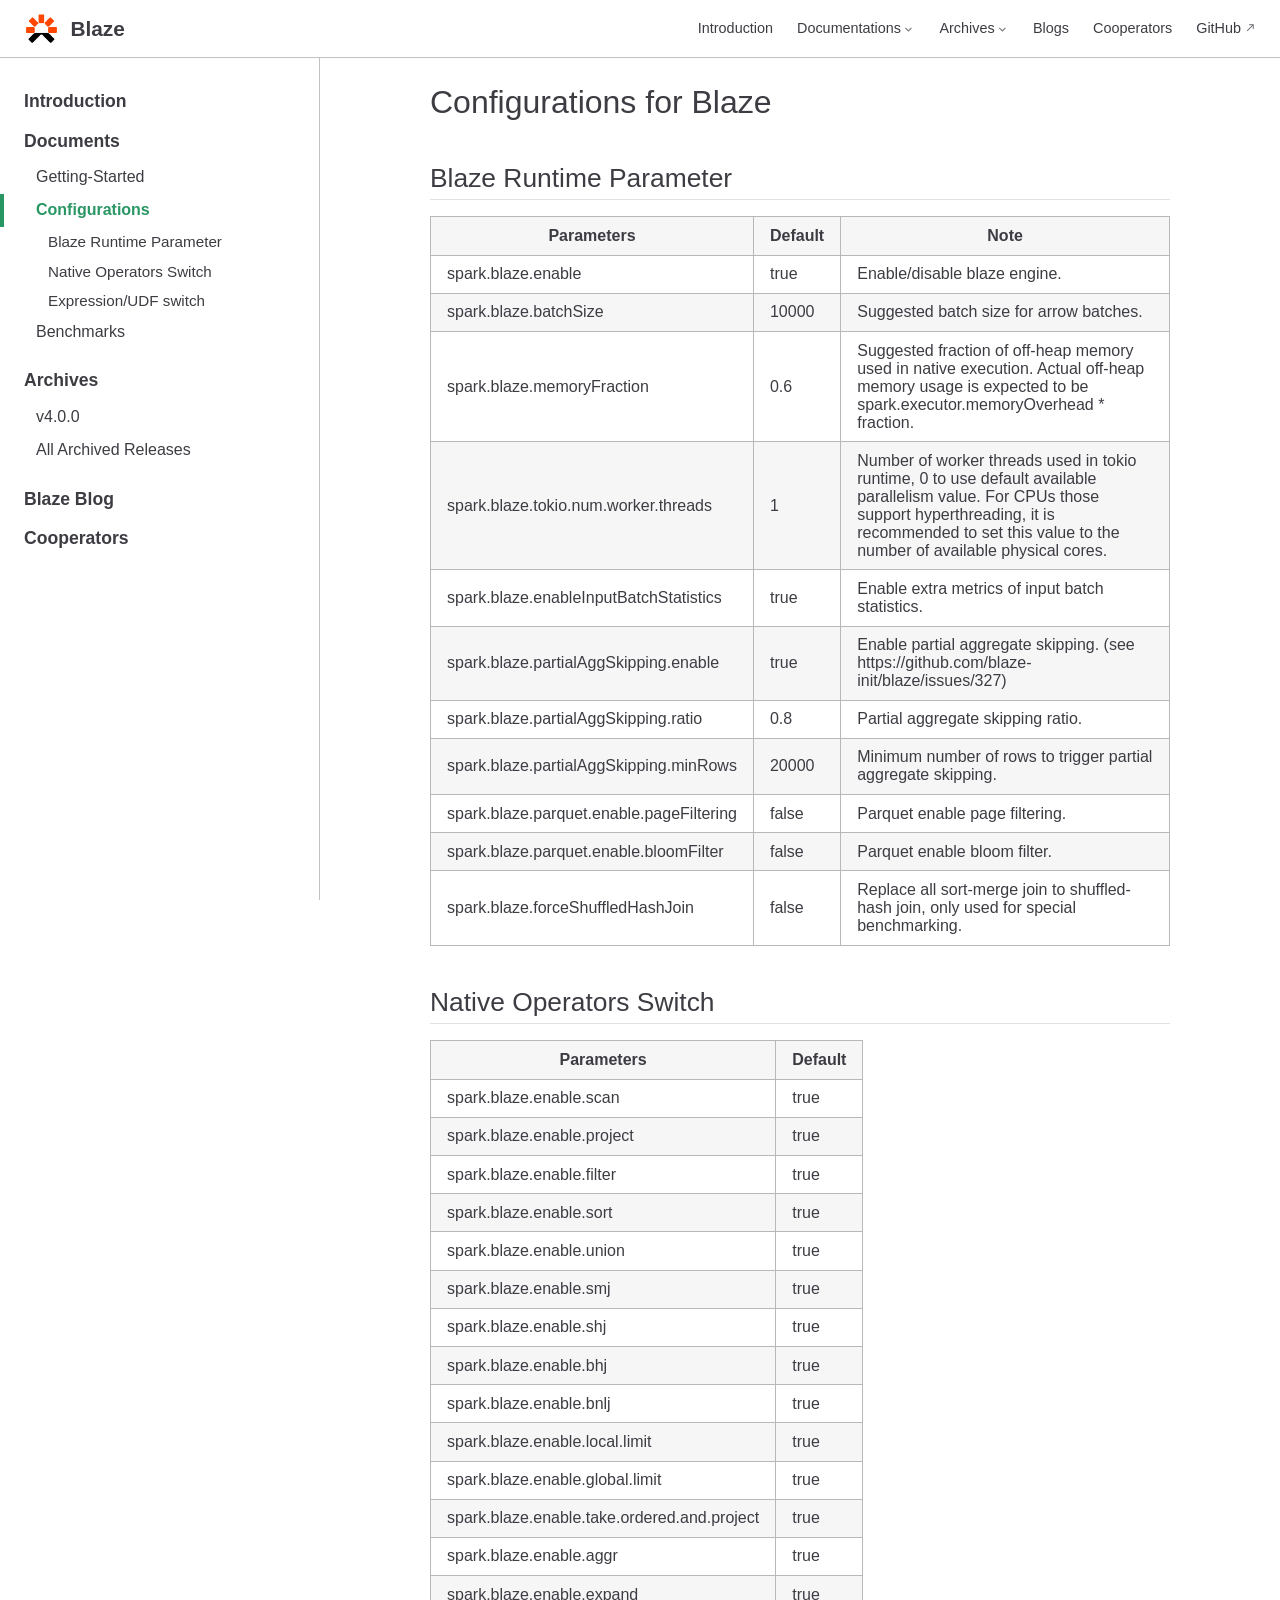
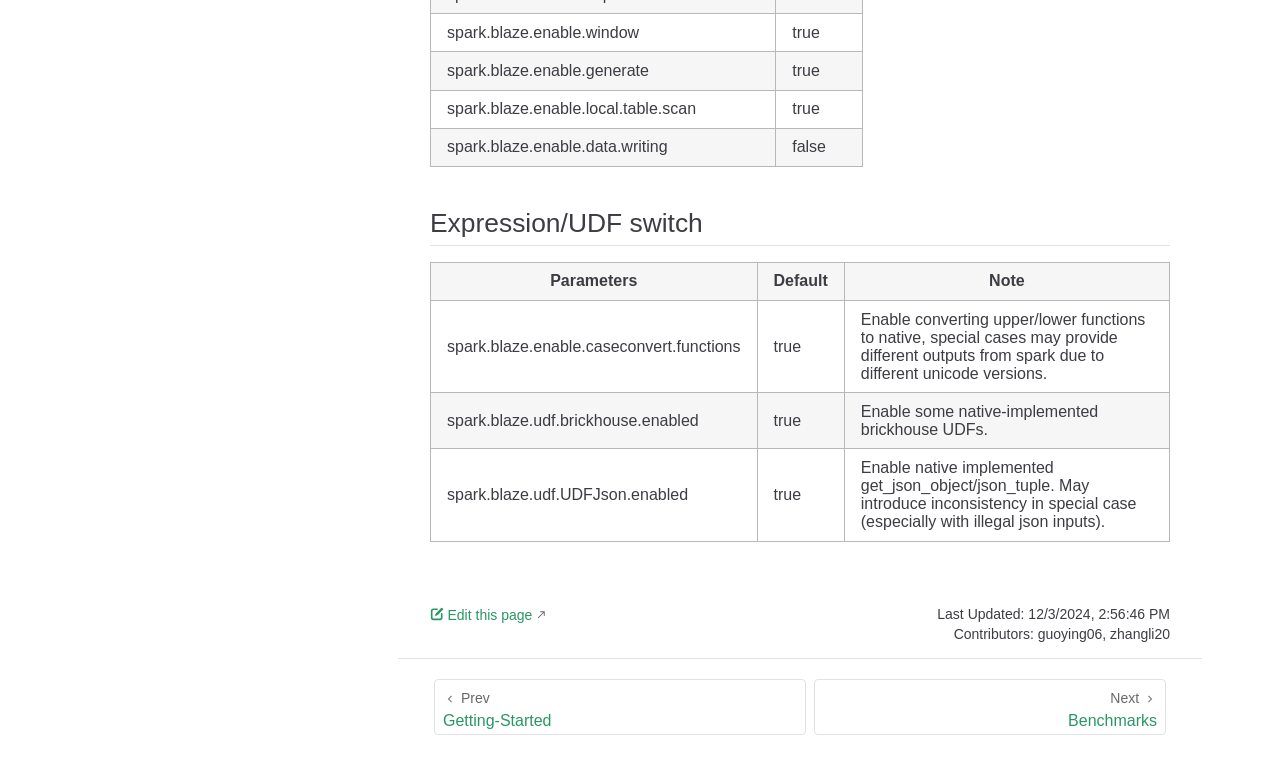
<file: documents/configuration.html>
<!doctype html>
<html lang="en-US">
  <head>
    <meta charset="utf-8" />
    <meta name="viewport" content="width=device-width,initial-scale=1" />
    <meta name="generator" content="VuePress 2.0.0-rc.18" />
    <style>
      :root {
        --vp-c-bg: #fff;
      }

      [data-theme='dark'] {
        --vp-c-bg: #1b1b1f;
      }

      html,
      body {
        background-color: var(--vp-c-bg);
      }
    </style>
    <script>
      const userMode = localStorage.getItem('vuepress-color-scheme')
      const systemDarkMode =
        'matchMedia' in window
          ? window.matchMedia('(prefers-color-scheme: dark)').matches
          : false

      if (userMode === 'light') {
        document.documentElement.dataset.theme = 'light'
      } else if (userMode === 'dark' || systemDarkMode) {
        document.documentElement.dataset.theme = 'dark'
      }
    </script>
    <link rel="icon" type="image/png" href="/logo-mini.png"><title>Configurations | Blaze</title><meta name="description" content="An accelerator for Apache Spark which leverages native vectorized execution to accelerate SQL/DataFrame queries.">
    <link rel="preload" href="/assets/style-BSeoGzER.css" as="style"><link rel="stylesheet" href="/assets/style-BSeoGzER.css">
    <link rel="modulepreload" href="/assets/app-BPQPdUVo.js"><link rel="modulepreload" href="/assets/configuration.html-Dg0GO2Hl.js">
    <link rel="prefetch" href="/assets/index.html-CqlW27bs.js" as="script"><link rel="prefetch" href="/assets/cooperators.html-Bcg_nMdW.js" as="script"><link rel="prefetch" href="/assets/introduction.html-DCscY6ht.js" as="script"><link rel="prefetch" href="/assets/references.html-DYFCgh7x.js" as="script"><link rel="prefetch" href="/assets/index.html-CvpAfC00.js" as="script"><link rel="prefetch" href="/assets/all-releases.html-DY3Wvjk9.js" as="script"><link rel="prefetch" href="/assets/v4.0.0.html-CxRSfcac.js" as="script"><link rel="prefetch" href="/assets/index.html-BmWgPKAH.js" as="script"><link rel="prefetch" href="/assets/benchmarks.html-CziHHdJp.js" as="script"><link rel="prefetch" href="/assets/getting-started.html-Bci551Hs.js" as="script"><link rel="prefetch" href="/assets/404.html-Caod2ulP.js" as="script"><link rel="prefetch" href="/assets/BenchmarkChart-CaIlT0Px.js" as="script"><link rel="prefetch" href="/assets/GitHubBadge-BZA6XFr3.js" as="script"><link rel="prefetch" href="/assets/setupDevtools-7MC2TMWH-BD5zajaj.js" as="script">
  </head>
  <body>
    <div id="app"><!--[--><div class="vp-theme-container external-link-icon" vp-container><!--[--><header class="vp-navbar" vp-navbar><div class="vp-toggle-sidebar-button" title="toggle sidebar" aria-expanded="false" role="button" tabindex="0"><div class="icon" aria-hidden="true"><span></span><span></span><span></span></div></div><span><a class="route-link" href="/"><img class="vp-site-logo" src="/logo-mini.png" alt="Blaze"><span class="vp-site-name vp-hide-mobile" aria-hidden="true">Blaze</span></a></span><div class="vp-navbar-items-wrapper" style=""><!--[--><!--]--><nav class="vp-navbar-items vp-hide-mobile" aria-label="site navigation"><!--[--><div class="vp-navbar-item"><a class="route-link auto-link" href="/introduction.html" aria-label="Introduction"><!---->Introduction<!----></a></div><div class="vp-navbar-item"><div class="vp-navbar-dropdown-wrapper"><button class="vp-navbar-dropdown-title" type="button" aria-label="Documentations"><span class="title">Documentations</span><span class="arrow down"></span></button><button class="vp-navbar-dropdown-title-mobile" type="button" aria-label="Documentations"><span class="title">Documentations</span><span class="right arrow"></span></button><ul style="display:none;" class="vp-navbar-dropdown"><!--[--><li class="vp-navbar-dropdown-item"><a class="route-link auto-link" href="/documents/getting-started.html" aria-label="Getting Started"><!---->Getting Started<!----></a></li><li class="vp-navbar-dropdown-item"><a class="route-link route-link-active auto-link" href="/documents/configuration.html" aria-label="Configuration"><!---->Configuration<!----></a></li><li class="vp-navbar-dropdown-item"><a class="route-link auto-link" href="/documents/benchmarks.html" aria-label="Benchmarks"><!---->Benchmarks<!----></a></li><!--]--></ul></div></div><div class="vp-navbar-item"><div class="vp-navbar-dropdown-wrapper"><button class="vp-navbar-dropdown-title" type="button" aria-label="Archives"><span class="title">Archives</span><span class="arrow down"></span></button><button class="vp-navbar-dropdown-title-mobile" type="button" aria-label="Archives"><span class="title">Archives</span><span class="right arrow"></span></button><ul style="display:none;" class="vp-navbar-dropdown"><!--[--><li class="vp-navbar-dropdown-item"><a class="route-link auto-link" href="/archives/v4.0.0.html" aria-label="v4.0.0"><!---->v4.0.0<!----></a></li><li class="vp-navbar-dropdown-item"><a class="route-link auto-link" href="/archives/all-releases.html" aria-label="All Archived Releases"><!---->All Archived Releases<!----></a></li><!--]--></ul></div></div><div class="vp-navbar-item"><a class="route-link auto-link" href="/references.html" aria-label="Blogs"><!---->Blogs<!----></a></div><div class="vp-navbar-item"><a class="route-link auto-link" href="/cooperators.html" aria-label="Cooperators"><!---->Cooperators<!----></a></div><div class="vp-navbar-item"><a class="auto-link external-link" href="https://github.com/kwai/blaze" aria-label="GitHub" rel="noopener noreferrer" target="_blank"><!---->GitHub<!----></a></div><!--]--></nav><!--[--><!--]--><!----><!----></div></header><!--]--><div class="vp-sidebar-mask"></div><!--[--><aside class="vp-sidebar" vp-sidebar><nav class="vp-navbar-items" aria-label="site navigation"><!--[--><div class="vp-navbar-item"><a class="route-link auto-link" href="/introduction.html" aria-label="Introduction"><!---->Introduction<!----></a></div><div class="vp-navbar-item"><div class="vp-navbar-dropdown-wrapper"><button class="vp-navbar-dropdown-title" type="button" aria-label="Documentations"><span class="title">Documentations</span><span class="arrow down"></span></button><button class="vp-navbar-dropdown-title-mobile" type="button" aria-label="Documentations"><span class="title">Documentations</span><span class="right arrow"></span></button><ul style="display:none;" class="vp-navbar-dropdown"><!--[--><li class="vp-navbar-dropdown-item"><a class="route-link auto-link" href="/documents/getting-started.html" aria-label="Getting Started"><!---->Getting Started<!----></a></li><li class="vp-navbar-dropdown-item"><a class="route-link route-link-active auto-link" href="/documents/configuration.html" aria-label="Configuration"><!---->Configuration<!----></a></li><li class="vp-navbar-dropdown-item"><a class="route-link auto-link" href="/documents/benchmarks.html" aria-label="Benchmarks"><!---->Benchmarks<!----></a></li><!--]--></ul></div></div><div class="vp-navbar-item"><div class="vp-navbar-dropdown-wrapper"><button class="vp-navbar-dropdown-title" type="button" aria-label="Archives"><span class="title">Archives</span><span class="arrow down"></span></button><button class="vp-navbar-dropdown-title-mobile" type="button" aria-label="Archives"><span class="title">Archives</span><span class="right arrow"></span></button><ul style="display:none;" class="vp-navbar-dropdown"><!--[--><li class="vp-navbar-dropdown-item"><a class="route-link auto-link" href="/archives/v4.0.0.html" aria-label="v4.0.0"><!---->v4.0.0<!----></a></li><li class="vp-navbar-dropdown-item"><a class="route-link auto-link" href="/archives/all-releases.html" aria-label="All Archived Releases"><!---->All Archived Releases<!----></a></li><!--]--></ul></div></div><div class="vp-navbar-item"><a class="route-link auto-link" href="/references.html" aria-label="Blogs"><!---->Blogs<!----></a></div><div class="vp-navbar-item"><a class="route-link auto-link" href="/cooperators.html" aria-label="Cooperators"><!---->Cooperators<!----></a></div><div class="vp-navbar-item"><a class="auto-link external-link" href="https://github.com/kwai/blaze" aria-label="GitHub" rel="noopener noreferrer" target="_blank"><!---->GitHub<!----></a></div><!--]--></nav><!--[--><!--]--><ul class="vp-sidebar-items"><!--[--><li><a class="route-link auto-link vp-sidebar-item vp-sidebar-heading" href="/introduction.html" aria-label="Introduction"><!---->Introduction<!----></a><!----></li><li><p tabindex="0" class="vp-sidebar-item vp-sidebar-heading active">Documents <!----></p><ul style="" class="vp-sidebar-children"><!--[--><li><a class="route-link auto-link vp-sidebar-item" href="/documents/getting-started.html" aria-label="Getting-Started"><!---->Getting-Started<!----></a><!----></li><li><a class="route-link route-link-active auto-link vp-sidebar-item active" href="/documents/configuration.html" aria-label="Configurations"><!---->Configurations<!----></a><!----></li><li><a class="route-link auto-link vp-sidebar-item" href="/documents/benchmarks.html" aria-label="Benchmarks"><!---->Benchmarks<!----></a><!----></li><!--]--></ul></li><li><p tabindex="0" class="vp-sidebar-item vp-sidebar-heading">Archives <!----></p><ul style="" class="vp-sidebar-children"><!--[--><li><a class="route-link auto-link vp-sidebar-item" href="/archives/v4.0.0.html" aria-label="v4.0.0"><!---->v4.0.0<!----></a><!----></li><li><a class="route-link auto-link vp-sidebar-item" href="/archives/all-releases.html" aria-label="All Archived Releases"><!---->All Archived Releases<!----></a><!----></li><!--]--></ul></li><li><a class="route-link auto-link vp-sidebar-item vp-sidebar-heading" href="/references.html" aria-label="Blaze Blog"><!---->Blaze Blog<!----></a><!----></li><li><a class="route-link auto-link vp-sidebar-item vp-sidebar-heading" href="/cooperators.html" aria-label="Cooperators"><!---->Cooperators<!----></a><!----></li><!--]--></ul><!--[--><!--]--></aside><!--]--><!--[--><main class="vp-page"><!--[--><!--]--><div class="theme-default-content" vp-content><!--[--><!--]--><div><h1 id="configurations-for-blaze" tabindex="-1"><a class="header-anchor" href="#configurations-for-blaze"><span>Configurations for Blaze</span></a></h1><h2 id="blaze-runtime-parameter" tabindex="-1"><a class="header-anchor" href="#blaze-runtime-parameter"><span>Blaze Runtime Parameter</span></a></h2><table class="my-table3"><tr><th>Parameters</th><th>Default</th><th>Note</th></tr><tr><td>spark.blaze.enable</td><td>true</td><td>Enable/disable blaze engine.</td></tr><tr><td>spark.blaze.batchSize</td><td>10000</td><td>Suggested batch size for arrow batches.</td></tr><tr><td>spark.blaze.memoryFraction</td><td>0.6</td><td>Suggested fraction of off-heap memory used in native execution. Actual off-heap memory usage is expected to be spark.executor.memoryOverhead * fraction.</td></tr><tr><td>spark.blaze.tokio.num.worker.threads</td><td>1</td><td>Number of worker threads used in tokio runtime, 0 to use default available parallelism value. For CPUs those support hyperthreading, it is recommended to set this value to the number of available physical cores.</td></tr><tr><td>spark.blaze.enableInputBatchStatistics</td><td>true</td><td>Enable extra metrics of input batch statistics.</td></tr><tr><td>spark.blaze.partialAggSkipping.enable</td><td>true</td><td>Enable partial aggregate skipping. (see https://github.com/blaze-init/blaze/issues/327)</td></tr><tr><td>spark.blaze.partialAggSkipping.ratio</td><td>0.8</td><td>Partial aggregate skipping ratio.</td></tr><tr><td>spark.blaze.partialAggSkipping.minRows</td><td>20000</td><td>Minimum number of rows to trigger partial aggregate skipping.</td></tr><tr><td>spark.blaze.parquet.enable.pageFiltering</td><td>false</td><td>Parquet enable page filtering.</td></tr><tr><td>spark.blaze.parquet.enable.bloomFilter</td><td>false</td><td>Parquet enable bloom filter.</td></tr><tr><td>spark.blaze.forceShuffledHashJoin</td><td>false</td><td>Replace all sort-merge join to shuffled-hash join, only used for special benchmarking.</td></tr></table><h2 id="native-operators-switch" tabindex="-1"><a class="header-anchor" href="#native-operators-switch"><span>Native Operators Switch</span></a></h2><table class="my-table4"><tr><th>Parameters</th><th>Default</th></tr><tr><td>spark.blaze.enable.scan</td><td>true</td></tr><tr><td>spark.blaze.enable.project</td><td>true</td></tr><tr><td>spark.blaze.enable.filter</td><td>true</td></tr><tr><td>spark.blaze.enable.sort</td><td>true</td></tr><tr><td>spark.blaze.enable.union</td><td>true</td></tr><tr><td>spark.blaze.enable.smj</td><td>true</td></tr><tr><td>spark.blaze.enable.shj</td><td>true</td></tr><tr><td>spark.blaze.enable.bhj</td><td>true</td></tr><tr><td>spark.blaze.enable.bnlj</td><td>true</td></tr><tr><td>spark.blaze.enable.local.limit</td><td>true</td></tr><tr><td>spark.blaze.enable.global.limit</td><td>true</td></tr><tr><td>spark.blaze.enable.take.ordered.and.project</td><td>true</td></tr><tr><td>spark.blaze.enable.aggr</td><td>true</td></tr><tr><td>spark.blaze.enable.expand</td><td>true</td></tr><tr><td>spark.blaze.enable.window</td><td>true</td></tr><tr><td>spark.blaze.enable.generate</td><td>true</td></tr><tr><td>spark.blaze.enable.local.table.scan</td><td>true</td></tr><tr><td>spark.blaze.enable.data.writing</td><td>false</td></tr></table><h2 id="expression-udf-switch" tabindex="-1"><a class="header-anchor" href="#expression-udf-switch"><span>Expression/UDF switch</span></a></h2><table class="my-table3"><tr><th>Parameters</th><th>Default</th><th>Note</th></tr><tr><td>spark.blaze.enable.caseconvert.functions</td><td>true</td><td>Enable converting upper/lower functions to native, special cases may provide different outputs from spark due to different unicode versions.</td></tr><tr><td>spark.blaze.udf.brickhouse.enabled</td><td>true</td><td>Enable some native-implemented brickhouse UDFs.</td></tr><tr><td>spark.blaze.udf.UDFJson.enabled</td><td>true</td><td>Enable native implemented get_json_object/json_tuple. May introduce inconsistency in special case (especially with illegal json inputs).</td></tr></table></div><!--[--><!--]--></div><footer class="vp-page-meta"><div class="vp-meta-item edit-link"><a class="auto-link external-link label" href="https://github.com/kwai/blaze/edit/main/documents/configuration.md" aria-label="Edit this page" rel="noopener noreferrer" target="_blank"><!--[--><svg class="edit-icon" viewbox="0 0 1024 1024"><g fill="currentColor"><path d="M430.818 653.65a60.46 60.46 0 0 1-50.96-93.281l71.69-114.012 7.773-10.365L816.038 80.138A60.46 60.46 0 0 1 859.225 62a60.46 60.46 0 0 1 43.186 18.138l43.186 43.186a60.46 60.46 0 0 1 0 86.373L588.879 565.55l-8.637 8.637-117.466 68.234a60.46 60.46 0 0 1-31.958 11.229z"></path><path d="M728.802 962H252.891A190.883 190.883 0 0 1 62.008 771.98V296.934a190.883 190.883 0 0 1 190.883-192.61h267.754a60.46 60.46 0 0 1 0 120.92H252.891a69.962 69.962 0 0 0-69.098 69.099V771.98a69.962 69.962 0 0 0 69.098 69.098h475.911A69.962 69.962 0 0 0 797.9 771.98V503.363a60.46 60.46 0 1 1 120.922 0V771.98A190.883 190.883 0 0 1 728.802 962z"></path></g></svg><!--]-->Edit this page<!----></a></div><div class="vp-meta-item git-info"><div class="vp-meta-item last-updated"><span class="meta-item-label">Last Updated: </span><!----></div><div class="vp-meta-item contributors"><span class="meta-item-label">Contributors: </span><span class="meta-item-info"><!--[--><!--[--><span class="contributor" title="email: guoying06@kuaishou.com">guoying06</span><!--[-->, <!--]--><!--]--><!--[--><span class="contributor" title="email: zhangli20@kuaishou.com">zhangli20</span><!----><!--]--><!--]--></span></div></div></footer><nav class="vp-page-nav" aria-label="page navigation"><a class="route-link auto-link prev" href="/documents/getting-started.html" aria-label="Getting-Started"><div class="hint"><span class="arrow left"></span> Prev</div><div class="link"><span>Getting-Started</span></div></a><a class="route-link auto-link next" href="/documents/benchmarks.html" aria-label="Benchmarks"><div class="hint">Next <span class="arrow right"></span></div><div class="link"><span>Benchmarks</span></div></a></nav><!--[--><!--]--></main><!--]--></div><!--[--><!----><!--]--><!--]--></div>
    <script type="module" src="/assets/app-BPQPdUVo.js" defer></script>
  </body>
</html>
</file>
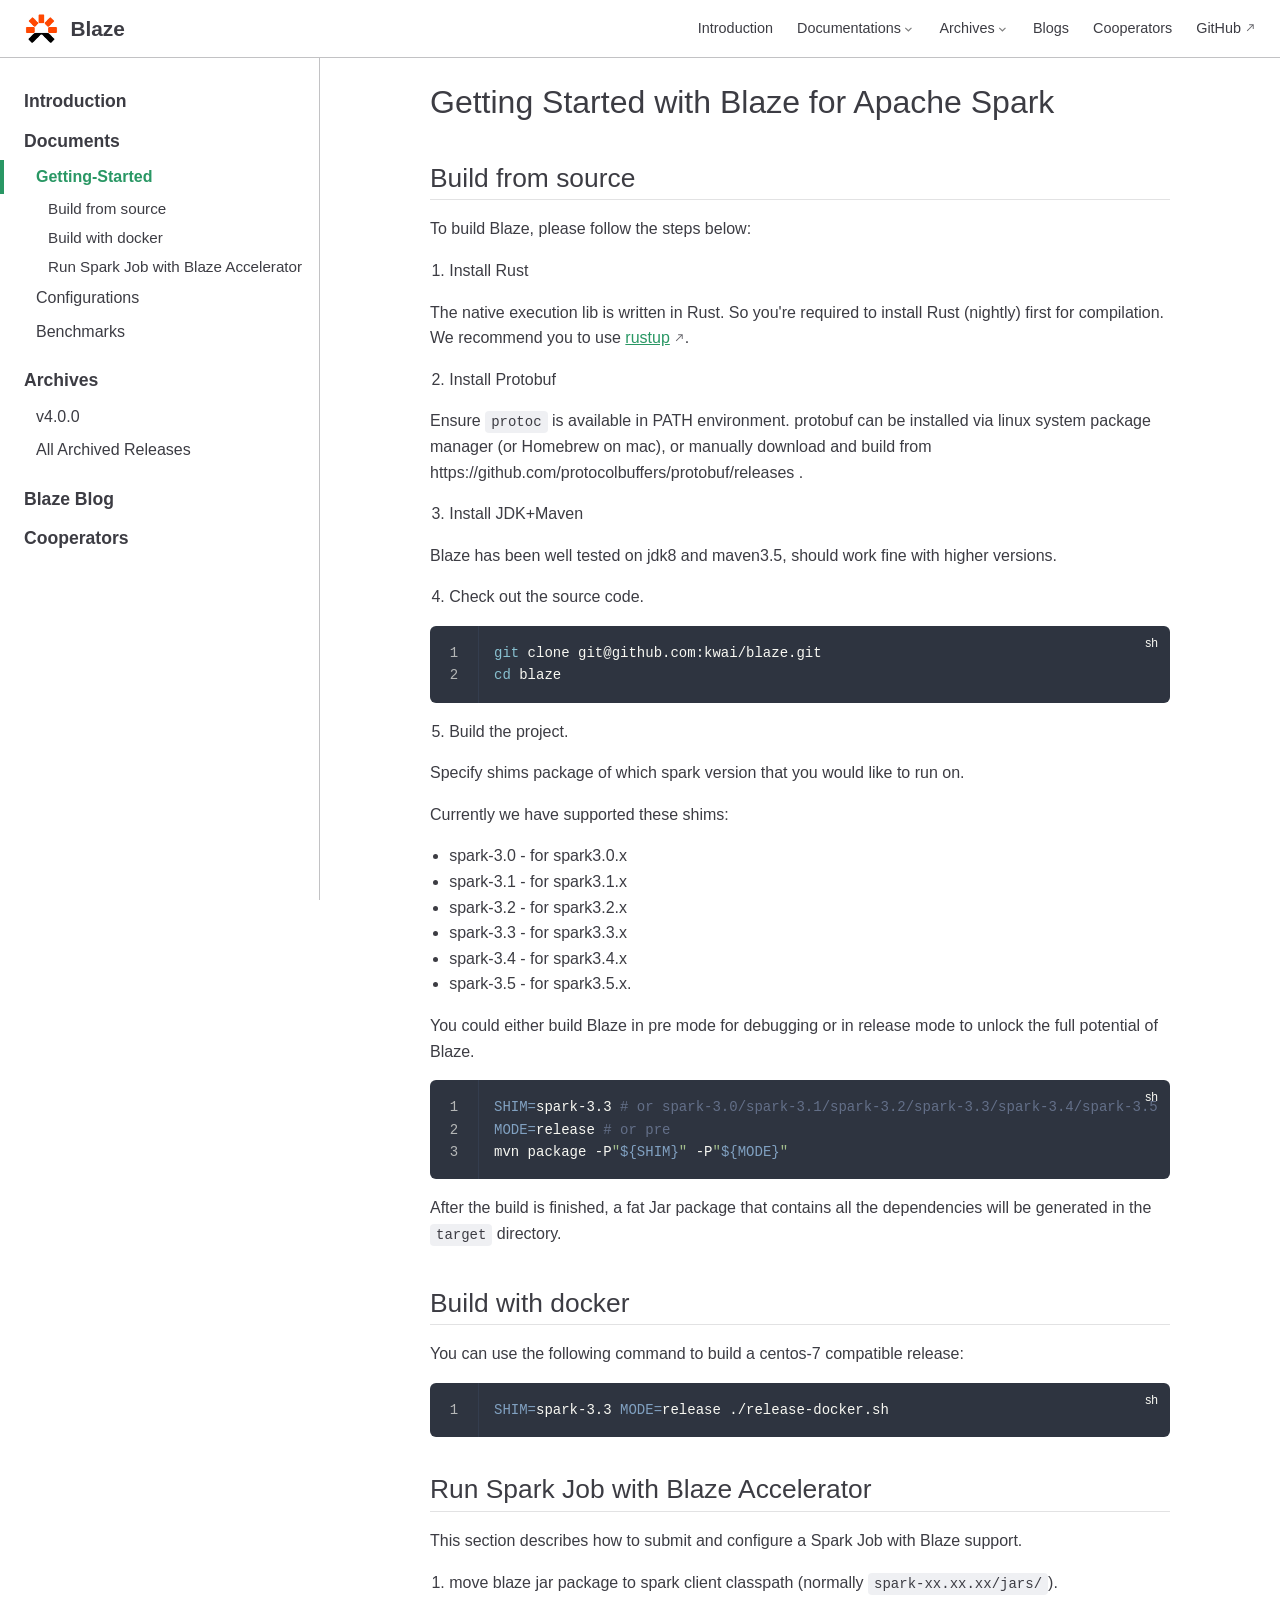
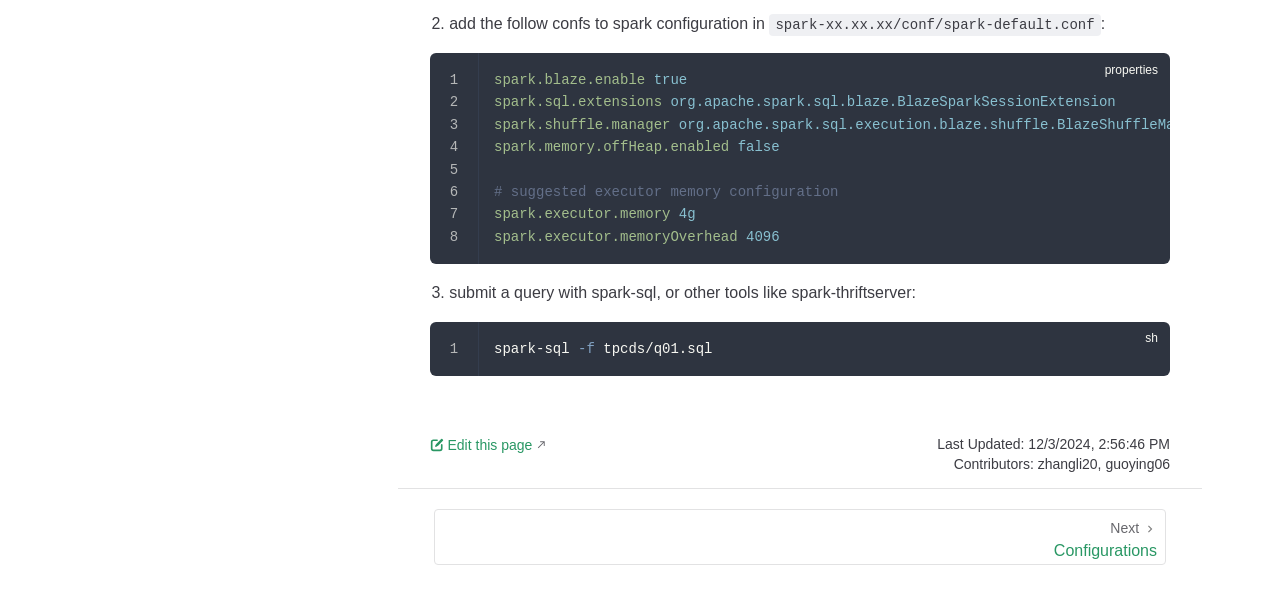
<file: documents/getting-started.html>
<!doctype html>
<html lang="en-US">
  <head>
    <meta charset="utf-8" />
    <meta name="viewport" content="width=device-width,initial-scale=1" />
    <meta name="generator" content="VuePress 2.0.0-rc.18" />
    <style>
      :root {
        --vp-c-bg: #fff;
      }

      [data-theme='dark'] {
        --vp-c-bg: #1b1b1f;
      }

      html,
      body {
        background-color: var(--vp-c-bg);
      }
    </style>
    <script>
      const userMode = localStorage.getItem('vuepress-color-scheme')
      const systemDarkMode =
        'matchMedia' in window
          ? window.matchMedia('(prefers-color-scheme: dark)').matches
          : false

      if (userMode === 'light') {
        document.documentElement.dataset.theme = 'light'
      } else if (userMode === 'dark' || systemDarkMode) {
        document.documentElement.dataset.theme = 'dark'
      }
    </script>
    <link rel="icon" type="image/png" href="/logo-mini.png"><title>Getting-Started | Blaze</title><meta name="description" content="An accelerator for Apache Spark which leverages native vectorized execution to accelerate SQL/DataFrame queries.">
    <link rel="preload" href="/assets/style-BSeoGzER.css" as="style"><link rel="stylesheet" href="/assets/style-BSeoGzER.css">
    <link rel="modulepreload" href="/assets/app-BPQPdUVo.js"><link rel="modulepreload" href="/assets/getting-started.html-Bci551Hs.js">
    <link rel="prefetch" href="/assets/index.html-CqlW27bs.js" as="script"><link rel="prefetch" href="/assets/cooperators.html-Bcg_nMdW.js" as="script"><link rel="prefetch" href="/assets/introduction.html-DCscY6ht.js" as="script"><link rel="prefetch" href="/assets/references.html-DYFCgh7x.js" as="script"><link rel="prefetch" href="/assets/index.html-CvpAfC00.js" as="script"><link rel="prefetch" href="/assets/all-releases.html-DY3Wvjk9.js" as="script"><link rel="prefetch" href="/assets/v4.0.0.html-CxRSfcac.js" as="script"><link rel="prefetch" href="/assets/index.html-BmWgPKAH.js" as="script"><link rel="prefetch" href="/assets/benchmarks.html-CziHHdJp.js" as="script"><link rel="prefetch" href="/assets/configuration.html-Dg0GO2Hl.js" as="script"><link rel="prefetch" href="/assets/404.html-Caod2ulP.js" as="script"><link rel="prefetch" href="/assets/BenchmarkChart-CaIlT0Px.js" as="script"><link rel="prefetch" href="/assets/GitHubBadge-BZA6XFr3.js" as="script"><link rel="prefetch" href="/assets/setupDevtools-7MC2TMWH-BD5zajaj.js" as="script">
  </head>
  <body>
    <div id="app"><!--[--><div class="vp-theme-container external-link-icon" vp-container><!--[--><header class="vp-navbar" vp-navbar><div class="vp-toggle-sidebar-button" title="toggle sidebar" aria-expanded="false" role="button" tabindex="0"><div class="icon" aria-hidden="true"><span></span><span></span><span></span></div></div><span><a class="route-link" href="/"><img class="vp-site-logo" src="/logo-mini.png" alt="Blaze"><span class="vp-site-name vp-hide-mobile" aria-hidden="true">Blaze</span></a></span><div class="vp-navbar-items-wrapper" style=""><!--[--><!--]--><nav class="vp-navbar-items vp-hide-mobile" aria-label="site navigation"><!--[--><div class="vp-navbar-item"><a class="route-link auto-link" href="/introduction.html" aria-label="Introduction"><!---->Introduction<!----></a></div><div class="vp-navbar-item"><div class="vp-navbar-dropdown-wrapper"><button class="vp-navbar-dropdown-title" type="button" aria-label="Documentations"><span class="title">Documentations</span><span class="arrow down"></span></button><button class="vp-navbar-dropdown-title-mobile" type="button" aria-label="Documentations"><span class="title">Documentations</span><span class="right arrow"></span></button><ul style="display:none;" class="vp-navbar-dropdown"><!--[--><li class="vp-navbar-dropdown-item"><a class="route-link route-link-active auto-link" href="/documents/getting-started.html" aria-label="Getting Started"><!---->Getting Started<!----></a></li><li class="vp-navbar-dropdown-item"><a class="route-link auto-link" href="/documents/configuration.html" aria-label="Configuration"><!---->Configuration<!----></a></li><li class="vp-navbar-dropdown-item"><a class="route-link auto-link" href="/documents/benchmarks.html" aria-label="Benchmarks"><!---->Benchmarks<!----></a></li><!--]--></ul></div></div><div class="vp-navbar-item"><div class="vp-navbar-dropdown-wrapper"><button class="vp-navbar-dropdown-title" type="button" aria-label="Archives"><span class="title">Archives</span><span class="arrow down"></span></button><button class="vp-navbar-dropdown-title-mobile" type="button" aria-label="Archives"><span class="title">Archives</span><span class="right arrow"></span></button><ul style="display:none;" class="vp-navbar-dropdown"><!--[--><li class="vp-navbar-dropdown-item"><a class="route-link auto-link" href="/archives/v4.0.0.html" aria-label="v4.0.0"><!---->v4.0.0<!----></a></li><li class="vp-navbar-dropdown-item"><a class="route-link auto-link" href="/archives/all-releases.html" aria-label="All Archived Releases"><!---->All Archived Releases<!----></a></li><!--]--></ul></div></div><div class="vp-navbar-item"><a class="route-link auto-link" href="/references.html" aria-label="Blogs"><!---->Blogs<!----></a></div><div class="vp-navbar-item"><a class="route-link auto-link" href="/cooperators.html" aria-label="Cooperators"><!---->Cooperators<!----></a></div><div class="vp-navbar-item"><a class="auto-link external-link" href="https://github.com/kwai/blaze" aria-label="GitHub" rel="noopener noreferrer" target="_blank"><!---->GitHub<!----></a></div><!--]--></nav><!--[--><!--]--><!----><!----></div></header><!--]--><div class="vp-sidebar-mask"></div><!--[--><aside class="vp-sidebar" vp-sidebar><nav class="vp-navbar-items" aria-label="site navigation"><!--[--><div class="vp-navbar-item"><a class="route-link auto-link" href="/introduction.html" aria-label="Introduction"><!---->Introduction<!----></a></div><div class="vp-navbar-item"><div class="vp-navbar-dropdown-wrapper"><button class="vp-navbar-dropdown-title" type="button" aria-label="Documentations"><span class="title">Documentations</span><span class="arrow down"></span></button><button class="vp-navbar-dropdown-title-mobile" type="button" aria-label="Documentations"><span class="title">Documentations</span><span class="right arrow"></span></button><ul style="display:none;" class="vp-navbar-dropdown"><!--[--><li class="vp-navbar-dropdown-item"><a class="route-link route-link-active auto-link" href="/documents/getting-started.html" aria-label="Getting Started"><!---->Getting Started<!----></a></li><li class="vp-navbar-dropdown-item"><a class="route-link auto-link" href="/documents/configuration.html" aria-label="Configuration"><!---->Configuration<!----></a></li><li class="vp-navbar-dropdown-item"><a class="route-link auto-link" href="/documents/benchmarks.html" aria-label="Benchmarks"><!---->Benchmarks<!----></a></li><!--]--></ul></div></div><div class="vp-navbar-item"><div class="vp-navbar-dropdown-wrapper"><button class="vp-navbar-dropdown-title" type="button" aria-label="Archives"><span class="title">Archives</span><span class="arrow down"></span></button><button class="vp-navbar-dropdown-title-mobile" type="button" aria-label="Archives"><span class="title">Archives</span><span class="right arrow"></span></button><ul style="display:none;" class="vp-navbar-dropdown"><!--[--><li class="vp-navbar-dropdown-item"><a class="route-link auto-link" href="/archives/v4.0.0.html" aria-label="v4.0.0"><!---->v4.0.0<!----></a></li><li class="vp-navbar-dropdown-item"><a class="route-link auto-link" href="/archives/all-releases.html" aria-label="All Archived Releases"><!---->All Archived Releases<!----></a></li><!--]--></ul></div></div><div class="vp-navbar-item"><a class="route-link auto-link" href="/references.html" aria-label="Blogs"><!---->Blogs<!----></a></div><div class="vp-navbar-item"><a class="route-link auto-link" href="/cooperators.html" aria-label="Cooperators"><!---->Cooperators<!----></a></div><div class="vp-navbar-item"><a class="auto-link external-link" href="https://github.com/kwai/blaze" aria-label="GitHub" rel="noopener noreferrer" target="_blank"><!---->GitHub<!----></a></div><!--]--></nav><!--[--><!--]--><ul class="vp-sidebar-items"><!--[--><li><a class="route-link auto-link vp-sidebar-item vp-sidebar-heading" href="/introduction.html" aria-label="Introduction"><!---->Introduction<!----></a><!----></li><li><p tabindex="0" class="vp-sidebar-item vp-sidebar-heading active">Documents <!----></p><ul style="" class="vp-sidebar-children"><!--[--><li><a class="route-link route-link-active auto-link vp-sidebar-item active" href="/documents/getting-started.html" aria-label="Getting-Started"><!---->Getting-Started<!----></a><!----></li><li><a class="route-link auto-link vp-sidebar-item" href="/documents/configuration.html" aria-label="Configurations"><!---->Configurations<!----></a><!----></li><li><a class="route-link auto-link vp-sidebar-item" href="/documents/benchmarks.html" aria-label="Benchmarks"><!---->Benchmarks<!----></a><!----></li><!--]--></ul></li><li><p tabindex="0" class="vp-sidebar-item vp-sidebar-heading">Archives <!----></p><ul style="" class="vp-sidebar-children"><!--[--><li><a class="route-link auto-link vp-sidebar-item" href="/archives/v4.0.0.html" aria-label="v4.0.0"><!---->v4.0.0<!----></a><!----></li><li><a class="route-link auto-link vp-sidebar-item" href="/archives/all-releases.html" aria-label="All Archived Releases"><!---->All Archived Releases<!----></a><!----></li><!--]--></ul></li><li><a class="route-link auto-link vp-sidebar-item vp-sidebar-heading" href="/references.html" aria-label="Blaze Blog"><!---->Blaze Blog<!----></a><!----></li><li><a class="route-link auto-link vp-sidebar-item vp-sidebar-heading" href="/cooperators.html" aria-label="Cooperators"><!---->Cooperators<!----></a><!----></li><!--]--></ul><!--[--><!--]--></aside><!--]--><!--[--><main class="vp-page"><!--[--><!--]--><div class="theme-default-content" vp-content><!--[--><!--]--><div><h1 id="getting-started-with-blaze-for-apache-spark" tabindex="-1"><a class="header-anchor" href="#getting-started-with-blaze-for-apache-spark"><span>Getting Started with Blaze for Apache Spark</span></a></h1><h2 id="build-from-source" tabindex="-1"><a class="header-anchor" href="#build-from-source"><span>Build from source</span></a></h2><p>To build Blaze, please follow the steps below:</p><ol><li>Install Rust</li></ol><p>The native execution lib is written in Rust. So you&#39;re required to install Rust (nightly) first for compilation. We recommend you to use <a href="https://rustup.rs/" target="_blank" rel="noopener noreferrer">rustup</a>.</p><ol start="2"><li>Install Protobuf</li></ol><p>Ensure <code>protoc</code> is available in PATH environment. protobuf can be installed via linux system package manager (or Homebrew on mac), or manually download and build from https://github.com/protocolbuffers/protobuf/releases .</p><ol start="3"><li>Install JDK+Maven</li></ol><p>Blaze has been well tested on jdk8 and maven3.5, should work fine with higher versions.</p><ol start="4"><li>Check out the source code.</li></ol><div class="language-bash line-numbers-mode" data-highlighter="prismjs" data-ext="sh" data-title="sh"><pre><code><span class="line"><span class="token function">git</span> clone git@github.com:kwai/blaze.git</span>
<span class="line"><span class="token builtin class-name">cd</span> blaze</span>
<span class="line"></span></code></pre><div class="line-numbers" aria-hidden="true" style="counter-reset:line-number 0;"><div class="line-number"></div><div class="line-number"></div></div></div><ol start="5"><li>Build the project.</li></ol><p>Specify shims package of which spark version that you would like to run on.</p><p>Currently we have supported these shims:</p><ul><li>spark-3.0 - for spark3.0.x</li><li>spark-3.1 - for spark3.1.x</li><li>spark-3.2 - for spark3.2.x</li><li>spark-3.3 - for spark3.3.x</li><li>spark-3.4 - for spark3.4.x</li><li>spark-3.5 - for spark3.5.x.</li></ul><p>You could either build Blaze in pre mode for debugging or in release mode to unlock the full potential of Blaze.</p><div class="language-bash line-numbers-mode" data-highlighter="prismjs" data-ext="sh" data-title="sh"><pre><code><span class="line"><span class="token assign-left variable">SHIM</span><span class="token operator">=</span>spark-3.3 <span class="token comment"># or spark-3.0/spark-3.1/spark-3.2/spark-3.3/spark-3.4/spark-3.5</span></span>
<span class="line"><span class="token assign-left variable">MODE</span><span class="token operator">=</span>release <span class="token comment"># or pre</span></span>
<span class="line">mvn package -P<span class="token string">&quot;<span class="token variable">${SHIM}</span>&quot;</span> -P<span class="token string">&quot;<span class="token variable">${MODE}</span>&quot;</span></span>
<span class="line"></span></code></pre><div class="line-numbers" aria-hidden="true" style="counter-reset:line-number 0;"><div class="line-number"></div><div class="line-number"></div><div class="line-number"></div></div></div><p>After the build is finished, a fat Jar package that contains all the dependencies will be generated in the <code>target</code> directory.</p><h2 id="build-with-docker" tabindex="-1"><a class="header-anchor" href="#build-with-docker"><span>Build with docker</span></a></h2><p>You can use the following command to build a centos-7 compatible release:</p><div class="language-bash line-numbers-mode" data-highlighter="prismjs" data-ext="sh" data-title="sh"><pre><code><span class="line"><span class="token assign-left variable">SHIM</span><span class="token operator">=</span>spark-3.3 <span class="token assign-left variable">MODE</span><span class="token operator">=</span>release ./release-docker.sh</span>
<span class="line"></span></code></pre><div class="line-numbers" aria-hidden="true" style="counter-reset:line-number 0;"><div class="line-number"></div></div></div><h2 id="run-spark-job-with-blaze-accelerator" tabindex="-1"><a class="header-anchor" href="#run-spark-job-with-blaze-accelerator"><span>Run Spark Job with Blaze Accelerator</span></a></h2><p>This section describes how to submit and configure a Spark Job with Blaze support.</p><ol><li><p>move blaze jar package to spark client classpath (normally <code>spark-xx.xx.xx/jars/</code>).</p></li><li><p>add the follow confs to spark configuration in <code>spark-xx.xx.xx/conf/spark-default.conf</code>:</p></li></ol><div class="language-properties line-numbers-mode" data-highlighter="prismjs" data-ext="properties" data-title="properties"><pre><code><span class="line"><span class="token key attr-name">spark.blaze.enable</span> <span class="token value attr-value">true</span></span>
<span class="line"><span class="token key attr-name">spark.sql.extensions</span> <span class="token value attr-value">org.apache.spark.sql.blaze.BlazeSparkSessionExtension</span></span>
<span class="line"><span class="token key attr-name">spark.shuffle.manager</span> <span class="token value attr-value">org.apache.spark.sql.execution.blaze.shuffle.BlazeShuffleManager</span></span>
<span class="line"><span class="token key attr-name">spark.memory.offHeap.enabled</span> <span class="token value attr-value">false</span></span>
<span class="line"></span>
<span class="line"><span class="token comment"># suggested executor memory configuration</span></span>
<span class="line"><span class="token key attr-name">spark.executor.memory</span> <span class="token value attr-value">4g</span></span>
<span class="line"><span class="token key attr-name">spark.executor.memoryOverhead</span> <span class="token value attr-value">4096</span></span>
<span class="line"></span></code></pre><div class="line-numbers" aria-hidden="true" style="counter-reset:line-number 0;"><div class="line-number"></div><div class="line-number"></div><div class="line-number"></div><div class="line-number"></div><div class="line-number"></div><div class="line-number"></div><div class="line-number"></div><div class="line-number"></div></div></div><ol start="3"><li>submit a query with spark-sql, or other tools like spark-thriftserver:</li></ol><div class="language-bash line-numbers-mode" data-highlighter="prismjs" data-ext="sh" data-title="sh"><pre><code><span class="line">spark-sql <span class="token parameter variable">-f</span> tpcds/q01.sql</span>
<span class="line"></span></code></pre><div class="line-numbers" aria-hidden="true" style="counter-reset:line-number 0;"><div class="line-number"></div></div></div></div><!--[--><!--]--></div><footer class="vp-page-meta"><div class="vp-meta-item edit-link"><a class="auto-link external-link label" href="https://github.com/kwai/blaze/edit/main/documents/getting-started.md" aria-label="Edit this page" rel="noopener noreferrer" target="_blank"><!--[--><svg class="edit-icon" viewbox="0 0 1024 1024"><g fill="currentColor"><path d="M430.818 653.65a60.46 60.46 0 0 1-50.96-93.281l71.69-114.012 7.773-10.365L816.038 80.138A60.46 60.46 0 0 1 859.225 62a60.46 60.46 0 0 1 43.186 18.138l43.186 43.186a60.46 60.46 0 0 1 0 86.373L588.879 565.55l-8.637 8.637-117.466 68.234a60.46 60.46 0 0 1-31.958 11.229z"></path><path d="M728.802 962H252.891A190.883 190.883 0 0 1 62.008 771.98V296.934a190.883 190.883 0 0 1 190.883-192.61h267.754a60.46 60.46 0 0 1 0 120.92H252.891a69.962 69.962 0 0 0-69.098 69.099V771.98a69.962 69.962 0 0 0 69.098 69.098h475.911A69.962 69.962 0 0 0 797.9 771.98V503.363a60.46 60.46 0 1 1 120.922 0V771.98A190.883 190.883 0 0 1 728.802 962z"></path></g></svg><!--]-->Edit this page<!----></a></div><div class="vp-meta-item git-info"><div class="vp-meta-item last-updated"><span class="meta-item-label">Last Updated: </span><!----></div><div class="vp-meta-item contributors"><span class="meta-item-label">Contributors: </span><span class="meta-item-info"><!--[--><!--[--><span class="contributor" title="email: zhangli20@kuaishou.com">zhangli20</span><!--[-->, <!--]--><!--]--><!--[--><span class="contributor" title="email: guoying06@kuaishou.com">guoying06</span><!----><!--]--><!--]--></span></div></div></footer><nav class="vp-page-nav" aria-label="page navigation"><!----><a class="route-link auto-link next" href="/documents/configuration.html" aria-label="Configurations"><div class="hint">Next <span class="arrow right"></span></div><div class="link"><span>Configurations</span></div></a></nav><!--[--><!--]--></main><!--]--></div><!--[--><!----><!--]--><!--]--></div>
    <script type="module" src="/assets/app-BPQPdUVo.js" defer></script>
  </body>
</html>
</file>
<file: assets/style-BSeoGzER.css>
.vp-back-to-top-button{position:fixed!important;inset-inline-end:1rem;bottom:4rem;z-index:100;width:48px;height:48px;padding:12px;border-width:0;border-radius:50%;background:var(--back-to-top-c-bg);color:var(--back-to-top-c-accent-bg);box-shadow:2px 2px 10px 4px var(--back-to-top-c-shadow);cursor:pointer}@media (max-width: 959px){.vp-back-to-top-button{transform:scale(.8);transform-origin:100% 100%}}@media print{.vp-back-to-top-button{display:none}}.vp-back-to-top-button:hover{color:var(--back-to-top-c-accent-hover)}.vp-back-to-top-button .back-to-top-icon{overflow:hidden;width:24px;height:24px;margin:0 auto;background:var(--back-to-top-c-icon);-webkit-mask-image:var(--back-to-top-icon);mask-image:var(--back-to-top-icon);-webkit-mask-position:50%;mask-position:50%;-webkit-mask-size:cover;mask-size:cover}.vp-scroll-progress{position:absolute;right:-2px;bottom:-2px;width:52px;height:52px}.vp-scroll-progress svg{width:100%;height:100%}.vp-scroll-progress circle{opacity:.9;transform:rotate(-90deg);transform-origin:50% 50%}.back-to-top-enter-active,.back-to-top-leave-active{transition:opacity .3s}.back-to-top-enter-from,.back-to-top-leave-to{opacity:0}:root{--back-to-top-z-index: 5;--back-to-top-icon: url("data:image/svg+xml,%3csvg%20xmlns='http://www.w3.org/2000/svg'%20viewBox='0%200%2048%2048'%3e%3cpath%20fill='none'%20stroke='currentColor'%20stroke-linecap='round'%20stroke-linejoin='round'%20stroke-width='4'%20d='M24.008%2014.1V42M12%2026l12-12l12%2012M12%206h24'%20/%3e%3c/svg%3e");--back-to-top-c-bg: var(--vp-c-bg);--back-to-top-c-accent-bg: var(--vp-c-accent-bg);--back-to-top-c-accent-hover: var(--vp-c-accent-hover);--back-to-top-c-shadow: var(--vp-c-shadow);--back-to-top-c-icon: currentcolor}.vp-copy-code-button{position:absolute;top:.5em;right:.5em;z-index:5;width:2.5rem;height:2.5rem;padding:0;border-width:0;border-radius:.5rem;background:#0000;outline:none;opacity:0;cursor:pointer;transition:opacity .4s}@media print{.vp-copy-code-button{display:none}}.vp-copy-code-button:before{content:"";display:inline-block;width:1.25rem;height:1.25rem;padding:.625rem;background:currentcolor;color:var(--copy-code-c-text);font-size:1.25rem;-webkit-mask-image:var(--code-copy-icon);mask-image:var(--code-copy-icon);-webkit-mask-position:50%;mask-position:50%;-webkit-mask-size:1em;mask-size:1em;-webkit-mask-repeat:no-repeat;mask-repeat:no-repeat}.vp-copy-code-button:focus,.vp-copy-code-button.copied{opacity:1}.vp-copy-code-button:hover,.vp-copy-code-button.copied{background:var(--copy-code-c-hover)}.vp-copy-code-button.copied:before{-webkit-mask-image:var(--code-copied-icon);mask-image:var(--code-copied-icon)}.vp-copy-code-button.copied:after{content:attr(data-copied);position:absolute;top:0;right:calc(100% + .25rem);display:block;height:1.25rem;padding:.625rem;border-radius:.5rem;background:var(--copy-code-c-hover);color:var(--copy-code-c-text);font-weight:500;line-height:1.25rem;white-space:nowrap}.no-copy-code .vp-copy-code-button{display:none}body:not(.no-copy-code) div[class*=language-]:hover:before{display:none}body:not(.no-copy-code) div[class*=language-]:hover .vp-copy-code-button{opacity:1}:root{--code-copy-icon: url("data:image/svg+xml,%3csvg xmlns='http://www.w3.org/2000/svg' viewBox='0 0 24 24' fill='none' stroke='%23808080' stroke-width='2'%3e%3cpath stroke-linecap='round' stroke-linejoin='round' d='M9 5H7a2 2 0 0 0-2 2v12a2 2 0 0 0 2 2h10a2 2 0 0 0 2-2V7a2 2 0 0 0-2-2h-2M9 5a2 2 0 0 0 2 2h2a2 2 0 0 0 2-2M9 5a2 2 0 0 1 2-2h2a2 2 0 0 1 2 2' /%3e%3c/svg%3e");--code-copied-icon: url("data:image/svg+xml,%3csvg xmlns='http://www.w3.org/2000/svg' viewBox='0 0 24 24' fill='none' stroke='%23808080' stroke-width='2'%3e%3cpath stroke-linecap='round' stroke-linejoin='round' d='M9 5H7a2 2 0 0 0-2 2v12a2 2 0 0 0 2 2h10a2 2 0 0 0 2-2V7a2 2 0 0 0-2-2h-2M9 5a2 2 0 0 0 2 2h2a2 2 0 0 0 2-2M9 5a2 2 0 0 1 2-2h2a2 2 0 0 1 2 2m-6 9 2 2 4-4' /%3e%3c/svg%3e");--copy-code-c-text: var(--code-c-line-number);--copy-code-c-hover: var(--code-c-highlight-bg)}.hint-container{position:relative;background:var(--hint-c-soft);transition:background var(--vp-t-color),color var(--vp-t-color)}@media print{.hint-container{page-break-inside:avoid}}.hint-container>.hint-container-title{color:var(--hint-c-title)}.hint-container :not(pre)>code{background:var(--hint-c-soft)}.hint-container .hint-container-title{position:relative;margin-block:.75em;font-weight:600;line-height:1.25}.hint-container.important,.hint-container.info,.hint-container.note,.hint-container.tip,.hint-container.warning,.hint-container.caution{margin-block:.75rem;padding:.25em 1em;border-radius:.5em;color:inherit;font-size:var(--hint-font-size)}@media print{.hint-container.important,.hint-container.info,.hint-container.note,.hint-container.tip,.hint-container.warning,.hint-container.caution{border-inline-start-width:.25em;border-inline-start-style:solid}}.hint-container.important .hint-container-title,.hint-container.info .hint-container-title,.hint-container.note .hint-container-title,.hint-container.tip .hint-container-title,.hint-container.warning .hint-container-title,.hint-container.caution .hint-container-title{padding-inline-start:1.75em}@media print{.hint-container.important .hint-container-title,.hint-container.info .hint-container-title,.hint-container.note .hint-container-title,.hint-container.tip .hint-container-title,.hint-container.warning .hint-container-title,.hint-container.caution .hint-container-title{padding-inline-start:0}}.hint-container.important .hint-container-title:before,.hint-container.info .hint-container-title:before,.hint-container.note .hint-container-title:before,.hint-container.tip .hint-container-title:before,.hint-container.warning .hint-container-title:before,.hint-container.caution .hint-container-title:before{content:" ";position:absolute;inset-inline-start:0;top:calc(50% - .6125em);width:1.25em;height:1.25em;font-size:1.25em}@media print{.hint-container.important .hint-container-title:before,.hint-container.info .hint-container-title:before,.hint-container.note .hint-container-title:before,.hint-container.tip .hint-container-title:before,.hint-container.warning .hint-container-title:before,.hint-container.caution .hint-container-title:before{display:none}}.hint-container.important p,.hint-container.info p,.hint-container.note p,.hint-container.tip p,.hint-container.warning p,.hint-container.caution p{line-height:1.5}.hint-container.important a,.hint-container.info a,.hint-container.note a,.hint-container.tip a,.hint-container.warning a,.hint-container.caution a{color:var(--vp-c-accent)}.hint-container.important{--hint-c-accent: var(--important-c-accent);--hint-c-title: var(--important-c-text);--hint-c-soft: var(--important-c-soft)}.hint-container.important>.hint-container-title:before{background-color:currentColor;-webkit-mask-image:url("data:image/svg+xml;utf8,%3Csvg xmlns='http://www.w3.org/2000/svg' viewBox='0 0 1024 1024'%3E%3Cpath d='M512 981.333a84.992 84.992 0 0 1-84.907-84.906h169.814A84.992 84.992 0 0 1 512 981.333zm384-128H128v-42.666l85.333-85.334v-256A298.325 298.325 0 0 1 448 177.92V128a64 64 0 0 1 128 0v49.92a298.325 298.325 0 0 1 234.667 291.413v256L896 810.667v42.666zm-426.667-256v85.334h85.334v-85.334h-85.334zm0-256V512h85.334V341.333h-85.334z'/%3E%3C/svg%3E");mask-image:url("data:image/svg+xml;utf8,%3Csvg xmlns='http://www.w3.org/2000/svg' viewBox='0 0 1024 1024'%3E%3Cpath d='M512 981.333a84.992 84.992 0 0 1-84.907-84.906h169.814A84.992 84.992 0 0 1 512 981.333zm384-128H128v-42.666l85.333-85.334v-256A298.325 298.325 0 0 1 448 177.92V128a64 64 0 0 1 128 0v49.92a298.325 298.325 0 0 1 234.667 291.413v256L896 810.667v42.666zm-426.667-256v85.334h85.334v-85.334h-85.334zm0-256V512h85.334V341.333h-85.334z'/%3E%3C/svg%3E");-webkit-mask-position:50%;mask-position:50%;-webkit-mask-size:1em;mask-size:1em;-webkit-mask-repeat:no-repeat;mask-repeat:no-repeat}.hint-container.info{--hint-c-accent: var(--info-c-accent);--hint-c-title: var(--info-c-text);--hint-c-soft: var(--info-c-soft)}.hint-container.info>.hint-container-title:before{background-color:currentColor;-webkit-mask-image:url("data:image/svg+xml;utf8,%3Csvg xmlns='http://www.w3.org/2000/svg' viewBox='0 0 24 24'%3E%3Cpath d='M12 22C6.477 22 2 17.523 2 12S6.477 2 12 2s10 4.477 10 10-4.477 10-10 10zm-1-11v6h2v-6h-2zm0-4v2h2V7h-2z'/%3E%3C/svg%3E");mask-image:url("data:image/svg+xml;utf8,%3Csvg xmlns='http://www.w3.org/2000/svg' viewBox='0 0 24 24'%3E%3Cpath d='M12 22C6.477 22 2 17.523 2 12S6.477 2 12 2s10 4.477 10 10-4.477 10-10 10zm-1-11v6h2v-6h-2zm0-4v2h2V7h-2z'/%3E%3C/svg%3E");-webkit-mask-position:50%;mask-position:50%;-webkit-mask-size:1em;mask-size:1em;-webkit-mask-repeat:no-repeat;mask-repeat:no-repeat}.hint-container.note{--hint-c-accent: var(--note-c-accent);--hint-c-title: var(--note-c-text);--hint-c-soft: var(--note-c-soft)}.hint-container.note>.hint-container-title:before{background-color:currentColor;-webkit-mask-image:url("data:image/svg+xml;utf8,%3Csvg xmlns='http://www.w3.org/2000/svg' viewBox='0 0 24 24'%3E%3Cpath d='M12 22C6.477 22 2 17.523 2 12S6.477 2 12 2s10 4.477 10 10-4.477 10-10 10zm-1-11v6h2v-6h-2zm0-4v2h2V7h-2z'/%3E%3C/svg%3E");mask-image:url("data:image/svg+xml;utf8,%3Csvg xmlns='http://www.w3.org/2000/svg' viewBox='0 0 24 24'%3E%3Cpath d='M12 22C6.477 22 2 17.523 2 12S6.477 2 12 2s10 4.477 10 10-4.477 10-10 10zm-1-11v6h2v-6h-2zm0-4v2h2V7h-2z'/%3E%3C/svg%3E");-webkit-mask-position:50%;mask-position:50%;-webkit-mask-size:1em;mask-size:1em;-webkit-mask-repeat:no-repeat;mask-repeat:no-repeat}.hint-container.tip{--hint-c-accent: var(--tip-c-accent);--hint-c-title: var(--tip-c-text);--hint-c-soft: var(--tip-c-soft)}.hint-container.tip>.hint-container-title:before{background-color:currentColor;-webkit-mask-image:url("data:image/svg+xml;utf8,%3Csvg xmlns='http://www.w3.org/2000/svg' viewBox='0 0 24 24'%3E%3Cpath d='M7.941 18c-.297-1.273-1.637-2.314-2.187-3a8 8 0 1 1 12.49.002c-.55.685-1.888 1.726-2.185 2.998H7.94zM16 20v1a2 2 0 0 1-2 2h-4a2 2 0 0 1-2-2v-1h8zm-3-9.995V6l-4.5 6.005H11v4l4.5-6H13z'/%3E%3C/svg%3E");mask-image:url("data:image/svg+xml;utf8,%3Csvg xmlns='http://www.w3.org/2000/svg' viewBox='0 0 24 24'%3E%3Cpath d='M7.941 18c-.297-1.273-1.637-2.314-2.187-3a8 8 0 1 1 12.49.002c-.55.685-1.888 1.726-2.185 2.998H7.94zM16 20v1a2 2 0 0 1-2 2h-4a2 2 0 0 1-2-2v-1h8zm-3-9.995V6l-4.5 6.005H11v4l4.5-6H13z'/%3E%3C/svg%3E");-webkit-mask-position:50%;mask-position:50%;-webkit-mask-size:1em;mask-size:1em;-webkit-mask-repeat:no-repeat;mask-repeat:no-repeat}.hint-container.warning{--hint-c-accent: var(--warning-c-accent);--hint-c-title: var(--warning-c-text);--hint-c-soft: var(--warning-c-soft)}.hint-container.warning>.hint-container-title:before{background-color:currentColor;-webkit-mask-image:url("data:image/svg+xml;utf8,%3Csvg xmlns='http://www.w3.org/2000/svg' viewBox='0 0 1024 1024'%3E%3Cpath d='M576.286 752.57v-95.425q0-7.031-4.771-11.802t-11.3-4.772h-96.43q-6.528 0-11.3 4.772t-4.77 11.802v95.424q0 7.031 4.77 11.803t11.3 4.77h96.43q6.528 0 11.3-4.77t4.77-11.803zm-1.005-187.836 9.04-230.524q0-6.027-5.022-9.543-6.529-5.524-12.053-5.524H456.754q-5.524 0-12.053 5.524-5.022 3.516-5.022 10.547l8.538 229.52q0 5.023 5.022 8.287t12.053 3.265h92.913q7.032 0 11.803-3.265t5.273-8.287zM568.25 95.65l385.714 707.142q17.578 31.641-1.004 63.282-8.538 14.564-23.354 23.102t-31.892 8.538H126.286q-17.076 0-31.892-8.538T71.04 866.074q-18.582-31.641-1.004-63.282L455.75 95.65q8.538-15.57 23.605-24.61T512 62t32.645 9.04 23.605 24.61z'/%3E%3C/svg%3E");mask-image:url("data:image/svg+xml;utf8,%3Csvg xmlns='http://www.w3.org/2000/svg' viewBox='0 0 1024 1024'%3E%3Cpath d='M576.286 752.57v-95.425q0-7.031-4.771-11.802t-11.3-4.772h-96.43q-6.528 0-11.3 4.772t-4.77 11.802v95.424q0 7.031 4.77 11.803t11.3 4.77h96.43q6.528 0 11.3-4.77t4.77-11.803zm-1.005-187.836 9.04-230.524q0-6.027-5.022-9.543-6.529-5.524-12.053-5.524H456.754q-5.524 0-12.053 5.524-5.022 3.516-5.022 10.547l8.538 229.52q0 5.023 5.022 8.287t12.053 3.265h92.913q7.032 0 11.803-3.265t5.273-8.287zM568.25 95.65l385.714 707.142q17.578 31.641-1.004 63.282-8.538 14.564-23.354 23.102t-31.892 8.538H126.286q-17.076 0-31.892-8.538T71.04 866.074q-18.582-31.641-1.004-63.282L455.75 95.65q8.538-15.57 23.605-24.61T512 62t32.645 9.04 23.605 24.61z'/%3E%3C/svg%3E");-webkit-mask-position:50%;mask-position:50%;-webkit-mask-size:1em;mask-size:1em;-webkit-mask-repeat:no-repeat;mask-repeat:no-repeat}.hint-container.caution{--hint-c-accent: var(--caution-c-accent);--hint-c-title: var(--caution-c-text);--hint-c-soft: var(--caution-c-soft)}.hint-container.caution>.hint-container-title:before{background-color:currentColor;-webkit-mask-image:url("data:image/svg+xml;utf8,%3Csvg xmlns='http://www.w3.org/2000/svg' viewBox='0 0 24 24'%3E%3Cpath d='M12 2c5.523 0 10 4.477 10 10v3.764a2 2 0 0 1-1.106 1.789L18 19v1a3 3 0 0 1-2.824 2.995L14.95 23a2.5 2.5 0 0 0 .044-.33L15 22.5V22a2 2 0 0 0-1.85-1.995L13 20h-2a2 2 0 0 0-1.995 1.85L9 22v.5c0 .171.017.339.05.5H9a3 3 0 0 1-3-3v-1l-2.894-1.447A2 2 0 0 1 2 15.763V12C2 6.477 6.477 2 12 2zm-4 9a2 2 0 1 0 0 4 2 2 0 0 0 0-4zm8 0a2 2 0 1 0 0 4 2 2 0 0 0 0-4z'/%3E%3C/svg%3E");mask-image:url("data:image/svg+xml;utf8,%3Csvg xmlns='http://www.w3.org/2000/svg' viewBox='0 0 24 24'%3E%3Cpath d='M12 2c5.523 0 10 4.477 10 10v3.764a2 2 0 0 1-1.106 1.789L18 19v1a3 3 0 0 1-2.824 2.995L14.95 23a2.5 2.5 0 0 0 .044-.33L15 22.5V22a2 2 0 0 0-1.85-1.995L13 20h-2a2 2 0 0 0-1.995 1.85L9 22v.5c0 .171.017.339.05.5H9a3 3 0 0 1-3-3v-1l-2.894-1.447A2 2 0 0 1 2 15.763V12C2 6.477 6.477 2 12 2zm-4 9a2 2 0 1 0 0 4 2 2 0 0 0 0-4zm8 0a2 2 0 1 0 0 4 2 2 0 0 0 0-4z'/%3E%3C/svg%3E");-webkit-mask-position:50%;mask-position:50%;-webkit-mask-size:1em;mask-size:1em;-webkit-mask-repeat:no-repeat;mask-repeat:no-repeat}.hint-container.details{position:relative;display:block;margin-block:.75rem;padding:1.25rem 1rem;border-radius:.5rem;background:var(--detail-c-bg);transition:background var(--vp-t-transform),color var(--vp-t-transform)}.hint-container.details h4{margin-top:0}.hint-container.details figure:last-child,.hint-container.details p:last-child{margin-bottom:0;padding-bottom:0}.hint-container.details a{color:var(--vp-c-accent)}.hint-container.details :not(pre)>code{background:var(--detail-c-soft)}.hint-container.details summary{position:relative;margin:-1rem;padding-block:1em;padding-inline:3em 1.5em;list-style:none;font-size:var(--hint-font-size);cursor:pointer}.hint-container.details summary::-webkit-details-marker{display:none}.hint-container.details summary::marker{color:#0000;font-size:0}.hint-container.details summary:before{background-color:currentColor;-webkit-mask-image:url("data:image/svg+xml;utf8,%3Csvg xmlns='http://www.w3.org/2000/svg' viewBox='0 0 24 24'%3E%3Cpath d='M7.41 15.41L12 10.83l4.59 4.58L18 14l-6-6-6 6z'/%3E%3C/svg%3E");mask-image:url("data:image/svg+xml;utf8,%3Csvg xmlns='http://www.w3.org/2000/svg' viewBox='0 0 24 24'%3E%3Cpath d='M7.41 15.41L12 10.83l4.59 4.58L18 14l-6-6-6 6z'/%3E%3C/svg%3E");-webkit-mask-position:50%;mask-position:50%;-webkit-mask-size:1em;mask-size:1em;-webkit-mask-repeat:no-repeat;mask-repeat:no-repeat;content:" ";position:absolute;inset-inline-start:.8em;top:calc(50% - .5em);width:1em;height:1em;font-size:1.25rem;line-height:normal;transition:color,var(--vp-t-color),transform var(--vp-t-transform);transform:rotate(90deg)}.hint-container.details[open]>summary{margin-bottom:.5em}.hint-container.details[open]>summary:before{transform:rotate(180deg)}:root{--hint-font-size: .92rem;--important-c-accent: var(--vp-c-purple-bg);--important-c-text: var(--vp-c-purple-text);--important-c-soft: var(--vp-c-purple-soft);--info-c-accent: var(--vp-c-blue-bg);--info-c-text: var(--vp-c-blue-text);--info-c-soft: var(--vp-c-blue-soft);--note-c-accent: var(--vp-c-grey-bg);--note-c-text: var(--vp-c-grey-text);--note-c-soft: var(--vp-c-grey-soft);--tip-c-accent: var(--vp-c-green-bg);--tip-c-text: var(--vp-c-green-text);--tip-c-soft: var(--vp-c-green-soft);--warning-c-accent: var(--vp-c-yellow-bg);--warning-c-text: var(--vp-c-yellow-text);--warning-c-soft: var(--vp-c-yellow-soft);--caution-c-accent: var(--vp-c-red-bg);--caution-c-text: var(--vp-c-red-text);--caution-c-soft: var(--vp-c-red-soft);--detail-c-bg: var(--vp-c-control);--detail-c-icon: var(--vp-c-border);--detail-c-soft: var(--vp-c-grey-soft)}:root{--medium-zoom-z-index: 100;--medium-zoom-c-bg: var(--vp-c-bg-elv, #fff);--medium-zoom-opacity: 1}.medium-zoom-overlay{z-index:var(--medium-zoom-z-index);background-color:var(--medium-zoom-c-bg)!important}.medium-zoom-overlay~img{z-index:calc(var(--medium-zoom-z-index) + 1)}.medium-zoom--opened .medium-zoom-overlay{opacity:var(--medium-zoom-opacity)}:root{--nprogress-c: var(--vp-c-accent);--nprogress-z-index: 1031}#nprogress{pointer-events:none}#nprogress .bar{position:fixed;top:0;left:0;z-index:var(--nprogress-z-index);width:100%;height:2px;background:var(--nprogress-c)}:root{--code-padding-x: 1.25rem;--code-padding-y: 1rem;--code-border-radius: 6px;--code-line-height: 1.6;--code-font-size: 14px;--code-font-family: consolas, monaco, "Andale Mono", "Ubuntu Mono", monospace}div[class*=language-]{position:relative;border-radius:var(--code-border-radius);background-color:var(--code-c-bg)}div[class*=language-]:before{content:attr(data-title);position:absolute;top:.8em;right:1em;z-index:3;color:var(--code-c-text);font-size:.75rem}div[class*=language-] pre{position:relative;z-index:1;overflow-x:auto;margin:0;border-radius:var(--code-border-radius);font-size:var(--code-font-size);font-family:var(--code-font-family);line-height:var(--code-line-height)}div[class*=language-] pre code{display:block;box-sizing:border-box;width:-moz-fit-content;width:fit-content;min-width:100%;padding:var(--code-padding-y) var(--code-padding-x);background-color:#0000!important;color:var(--code-c-text);overflow-wrap:unset;-webkit-font-smoothing:auto;-moz-osx-font-smoothing:auto}:root{--code-c-text: #f8f8f2;--code-c-bg: #2e3440;--code-c-highlight-bg: rgb(51.6454545455, 60.5484848485, 78.3545454545);--code-c-line-number: rgba(248, 248, 242, .67)}.token.comment,.token.prolog,.token.doctype,.token.cdata{color:#636f88}.token.punctuation{color:#81a1c1}.namespace{opacity:.7}.token.property,.token.tag,.token.constant,.token.symbol,.token.deleted{color:#81a1c1}.token.number{color:#b48ead}.token.boolean{color:#81a1c1}.token.selector,.token.attr-name,.token.string,.token.char,.token.builtin,.token.inserted{color:#a3be8c}.token.operator,.token.entity,.token.url,.language-css .token.string,.style .token.string,.token.variable{color:#81a1c1}.token.atrule,.token.attr-value,.token.function,.token.class-name{color:#88c0d0}.token.keyword{color:#81a1c1}.token.regex,.token.important{color:#ebcb8b}.token.important,.token.bold{font-weight:700}.token.italic{font-style:italic}.token.entity{cursor:help}:root{--code-line-number-width: 3rem}div[class*=language-]:not(.line-numbers-mode) .line-numbers{display:none}div[class*=language-].line-numbers-mode:after{content:"";position:absolute;top:0;left:0;width:var(--code-line-number-width);height:100%;border-right:1px solid var(--code-c-highlight-bg, var(--code-c-text));border-radius:var(--code-border-radius) 0 0 var(--code-border-radius);transition:border var(--vp-t-color)}div[class*=language-].line-numbers-mode pre{vertical-align:middle;margin-left:var(--code-line-number-width)}div[class*=language-].line-numbers-mode code{padding-left:1rem}div[class*=language-].line-numbers-mode .line-numbers{counter-reset:line-number;position:absolute;top:0;width:var(--code-line-number-width);padding-top:var(--code-padding-y);color:var(--code-c-line-number, var(--code-c-text));font-size:var(--code-font-size);line-height:var(--code-line-height);text-align:center}div[class*=language-].line-numbers-mode .line-number{position:relative;z-index:3;font-family:var(--code-font-family);-webkit-user-select:none;-moz-user-select:none;user-select:none}div[class*=language-].line-numbers-mode .line-number:before{content:counter(line-number);counter-increment:line-number}div[class*=language-] .line.highlighted{display:inline-block;width:100%;margin:0 calc(-1*var(--code-padding-x));padding:0 var(--code-padding-x);background-color:var(--code-c-highlight-bg)}div[class*=language-].has-collapsed-lines.collapsed{overflow-y:hidden;height:calc(var(--vp-collapsed-lines)*var(--code-line-height)*var(--code-font-size) + var(--code-padding-y) + 28px)}div[class*=language-].has-collapsed-lines .collapsed-lines{--vp-collapsed-lines-bg: var(--code-c-bg);position:absolute;right:0;bottom:0;left:0;z-index:4;display:flex;align-items:center;justify-content:center;height:28px;background:linear-gradient(to bottom,transparent 0%,var(--vp-collapsed-lines-bg) 55%,var(--vp-collapsed-lines-bg) 100%);cursor:pointer;transition:--vp-collapsed-lines-bg var(--vp-t-color)}div[class*=language-].has-collapsed-lines .collapsed-lines:hover{--vp-collapsed-lines-bg: rgb(0 0 0 / 10%) !important}div[class*=language-].has-collapsed-lines[data-highlighter=shiki] .collapsed-lines{--vp-collapsed-lines-bg: var(--code-c-bg, var(--shiki-light-bg))}[data-theme=dark] div[class*=language-].has-collapsed-lines[data-highlighter=shiki] .collapsed-lines{--vp-collapsed-lines-bg: var(--code-c-bg, var(--shiki-dark-bg))}div[class*=language-].has-collapsed-lines .collapsed-lines:before{--icon: url("data:image/svg+xml,%3Csvg xmlns='http://www.w3.org/2000/svg' width='1em' height='1em' viewBox='0 0 24 24'%3E%3Cpath fill='none' stroke='%23000' stroke-width='2' d='m18 12l-6 6l-6-6m12-6l-6 6l-6-6'/%3E%3C/svg%3E");--vp-collapsed-lines-rotate: 0deg;content:"";display:inline-block;width:24px;height:24px;background-color:var(--code-c-text);-webkit-mask-image:var(--icon);mask-image:var(--icon);-webkit-mask-position:50%;mask-position:50%;-webkit-mask-size:20px;mask-size:20px;-webkit-mask-repeat:no-repeat;mask-repeat:no-repeat;pointer-events:none;animation:code-collapsed-lines 1.2s infinite alternate-reverse ease-in-out}div[class*=language-].has-collapsed-lines:not(.collapsed) code{padding-bottom:max(var(--code-padding-y),28px)}div[class*=language-].has-collapsed-lines:not(.collapsed) .collapsed-lines:hover{--vp-collapsed-lines-bg: transparent !important}div[class*=language-].has-collapsed-lines:not(.collapsed) .collapsed-lines:before{--vp-collapsed-lines-rotate: 180deg}@property --vp-collapsed-lines-bg{inherits:false;initial-value:#fff;syntax:"<color>"}@keyframes code-collapsed-lines{0%{opacity:.3;transform:translateY(-2px) rotate(var(--vp-collapsed-lines-rotate))}to{opacity:1;transform:translateY(2px) rotate(var(--vp-collapsed-lines-rotate))}}.vp-code-tabs-nav{overflow-x:auto;margin:.75rem 0 -.75rem;padding:0;border-radius:6px 6px 0 0;background:var(--code-tabs-c-bg);list-style:none;white-space:nowrap;transition:background var(--vp-t-color)}@media print{.vp-code-tabs-nav{display:none}}@media (max-width: 419px){.vp-code-tabs-nav{margin-inline:-1.5rem;border-radius:0}}.vp-code-tab-nav{position:relative;min-width:3rem;margin:0;padding:6px 12px;border-width:0;border-radius:6px 6px 0 0;background:#0000;color:var(--code-tabs-c-text);font-weight:600;font-size:.875em;line-height:1.4;cursor:pointer;transition:background var(--vp-t-color),color var(--vp-t-color)}.vp-code-tab-nav:hover{background:var(--code-tabs-c-hover)}.vp-code-tab-nav:before,.vp-code-tab-nav:after{content:" ";position:absolute;bottom:0;z-index:1;width:6px;height:6px}.vp-code-tab-nav:before{right:100%}.vp-code-tab-nav:after{left:100%}.vp-code-tab-nav.active{background:var(--code-c-bg)}.vp-code-tab-nav.active:before{background:radial-gradient(12px at left top,transparent 50%,var(--code-c-bg) 50%)}.vp-code-tab-nav.active:after{background:radial-gradient(12px at right top,transparent 50%,var(--code-c-bg) 50%)}.vp-code-tab-nav:first-child:before{display:none}[dir=rtl] .vp-code-tab-nav:first-child:before{display:block}[dir=rtl] .vp-code-tab-nav:first-child:after{display:none}.vp-code-tab{display:none}@media print{.vp-code-tab{display:block}}.vp-code-tab.active{display:block}.vp-code-tab div[class*=language-]{border-top-left-radius:0;border-top-right-radius:0}@media (max-width: 419px){.vp-code-tab div[class*=language-]{margin:.75rem -1.5rem;border-radius:0}}.vp-code-tab div[class*=language-].line-numbers-mode:after{border-top-left-radius:0}.vp-code-tab div[class*=language-] pre{border-top-left-radius:0;border-top-right-radius:0}@media (max-width: 419px){.vp-code-tab div[class*=language-] pre{border-radius:0}}@media print{.vp-code-tab div[class*=language-] code{white-space:pre-wrap}}.vp-code-tab-title{display:none;font-weight:500}@media print{.vp-code-tab-title{display:block}}.vp-tabs{margin:1.5rem 0;border:1px solid var(--vp-c-border);border-radius:8px}@media (max-width: 419px){[vp-content]>.vp-tabs{margin-inline:-1.5rem;border:none;border-bottom:1px solid var(--vp-c-border);border-radius:0}}.vp-tabs-nav{overflow-x:auto;margin:0;padding:0;border-radius:.5rem .5rem 0 0;background:var(--tab-c-bg-nav);list-style:none;white-space:nowrap;transition:background var(--vp-t-color)}@media print{.vp-tabs-nav{display:none}}@media (max-width: 419px){.vp-tabs-nav{border-radius:0}}.vp-tab-nav{position:relative;min-width:4rem;margin:0;padding:.5em 1em;border:none;border-radius:.5rem .5rem 0 0;background:#0000;color:var(--tab-c-nav);font-weight:600;font-size:.875em;line-height:1.75;cursor:pointer;transition:background var(--vp-t-color),color var(--vp-t-color)}.vp-tab-nav:hover{background:var(--tab-c-bg-nav-hover)}.vp-tab-nav:before,.vp-tab-nav:after{content:" ";position:absolute;bottom:0;z-index:1;width:8px;height:8px}.vp-tab-nav:before{right:100%}.vp-tab-nav:after{left:100%}.vp-tab-nav.active{background:var(--tab-c-bg)}.vp-tab-nav.active:before{background:radial-gradient(16px at left top,transparent 50%,var(--tab-c-bg) 50%)}.vp-tab-nav.active:after{background:radial-gradient(16px at right top,transparent 50%,var(--tab-c-bg) 50%)}.vp-tab-nav:first-child:before{display:none}.vp-tab{display:none;padding:1rem .75rem;border-radius:0 0 .5rem .5rem;background:var(--tab-c-bg);transition:background var(--vp-t-color)}@media print{.vp-tab{display:block;padding:.5rem}}.vp-tab.active{display:block}.vp-tab:nth-child(n+2) .vp-tab-title{border-top:none}.vp-tab-title{display:none;padding:.25rem 0;border-top:1px solid var(--vp-c-border);font-weight:500}@media print{.vp-tab-title{display:block}}:root{--code-tabs-c-text: var(--code-c-text);--code-tabs-c-bg: var(--code-c-highlight-bg);--code-tabs-c-hover: var(--code-c-bg);--tab-c-bg: var(--vp-c-bg);--tab-c-nav: var(--vp-c-text);--tab-c-bg-nav: var(--vp-c-grey-bg);--tab-c-bg-nav-hover: var(--vp-c-control-hover)}.vp-badge{display:inline-block;vertical-align:top;height:18px;padding:0 6px;border-radius:3px;background:var(--vp-c-accent-soft);color:var(--vp-c-accent);font-size:14px;line-height:18px;transition:background var(--vp-t-color),color var(--vp-t-color)}.vp-badge+.vp-badge{margin-inline-start:5px}.vp-badge.tip{background:var(--badge-c-tip-bg);color:var(--badge-c-tip-text)}.vp-badge.warning{background:var(--badge-c-warning-bg);color:var(--badge-c-warning-text)}.vp-badge.danger{background:var(--badge-c-danger-bg);color:var(--badge-c-danger-text)}.vp-badge.important{background:var(--badge-c-important-bg);color:var(--badge-c-important-text)}.vp-badge.info{background:var(--badge-c-info-bg);color:var(--badge-c-info-text)}.vp-badge.note{background:var(--badge-c-note-bg);color:var(--badge-c-note-text)}.vp-features{display:flex;flex-wrap:wrap;place-content:stretch space-between;align-items:flex-start;margin-top:2.5rem;padding:1.2rem 0;border-top:1px solid var(--vp-c-gutter);transition:border-color var(--vp-t-color)}@media (max-width: 719px){.vp-features{flex-direction:column}}.vp-feature{flex-grow:1;flex-basis:30%;max-width:30%}@media (max-width: 719px){.vp-feature{max-width:100%;padding:0 2.5rem}}.vp-feature h2{padding-bottom:0;border-bottom:none;font-weight:500;font-size:1.4rem}@media (max-width: 419px){.vp-feature h2{font-size:1.25rem}}.vp-feature p{color:var(--vp-c-text-mute)}.vp-footer{padding:2.5rem;border-top:1px solid var(--vp-c-border);color:var(--vp-c-text-mute);text-align:center;transition:border-color var(--vp-t-color)}.vp-hero{text-align:center}.vp-hero-image{display:block;max-width:100%;max-height:280px;margin:3rem auto 1.5rem}@media (max-width: 419px){.vp-hero-image{max-height:210px;margin:2rem auto 1.2rem}}#main-title{font-size:3rem}@media (max-width: 419px){#main-title{font-size:2rem}}#main-title,.vp-hero-description,.vp-hero-actions{margin:1.8rem auto}@media (max-width: 419px){#main-title,.vp-hero-description,.vp-hero-actions{margin:1.2rem auto}}.vp-hero-actions{display:flex;flex-wrap:wrap;gap:1rem;justify-content:center}.vp-hero-description{max-width:35rem;color:var(--vp-c-text-mute);font-size:1.6rem;line-height:1.3}@media (max-width: 419px){.vp-hero-description{font-size:1.2rem}}.vp-hero-action-button{display:inline-block;box-sizing:border-box;padding:.8rem 1.6rem;border:2px solid var(--vp-c-accent-bg);border-radius:4px;background-color:var(--vp-c-bg);color:var(--vp-c-accent);font-size:1.2rem;transition:background-color border-color color var(--vp-t-color)}@media (max-width: 419px){.vp-hero-action-button{padding:.6rem 1.2rem;font-size:1rem}}.vp-hero-action-button:hover{color:var(--vp-c-accent-text)}.vp-hero-action-button.primary{background-color:var(--vp-c-accent-bg);color:var(--vp-c-accent-text)}.vp-hero-action-button.primary:hover{border-color:var(--vp-c-accent-hover);background-color:var(--vp-c-accent-hover)}.vp-home{display:block;max-width:var(--homepage-width);margin:0 auto;padding:var(--navbar-height) 2rem 0}@media (max-width: 419px){.vp-home{padding-right:1.5rem;padding-left:1.5rem}}.vp-home .theme-default-content{margin:0;padding:0}.vp-site-logo{vertical-align:top;height:var(--navbar-line-height);margin-right:var(--navbar-padding-v)}.vp-site-name{position:relative;color:var(--vp-c-text);font-weight:600;font-size:1.3rem}@media screen and (max-width: 719px){.vp-site-name{display:block;overflow:hidden;width:calc(100vw - 11rem);text-overflow:ellipsis;white-space:nowrap}}.vp-dropdown-enter-from,.vp-dropdown-leave-to{height:0!important}.vp-navbar-dropdown-wrapper{cursor:pointer}.vp-navbar-dropdown-wrapper:not(.mobile){height:1.8rem}.vp-navbar-dropdown-wrapper:not(.mobile):hover .vp-navbar-dropdown,.vp-navbar-dropdown-wrapper:not(.mobile).open .vp-navbar-dropdown{display:block!important}.vp-navbar-dropdown-wrapper.mobile .vp-navbar-dropdown{overflow:hidden;transition:height .1s ease-out;padding-top:.5rem}.vp-navbar-dropdown-wrapper:not(.mobile) .vp-navbar-dropdown{position:absolute;top:100%;right:0;display:none;overflow-y:auto;box-sizing:border-box;height:auto!important;max-height:calc(100vh - 2.7rem);margin:0;padding:.6rem 0;border:1px solid var(--vp-c-gutter);border-radius:.5rem;background-color:var(--vp-c-bg-elv);text-align:left;white-space:nowrap}.vp-navbar-dropdown-title{display:block;padding:inherit;border:none;background:transparent;color:var(--vp-c-text);font-weight:500;font-size:.9rem;font-family:inherit;line-height:1.4rem;cursor:inherit}.vp-navbar-dropdown-wrapper.mobile .vp-navbar-dropdown-title{display:none}.vp-navbar-dropdown-title:hover{border-color:transparent}.vp-navbar-dropdown-title-mobile{display:none;padding:inherit;border:none;background:transparent;color:var(--vp-c-text);font-weight:600;font-size:inherit;font-family:inherit;line-height:1.4rem;cursor:inherit}.vp-navbar-dropdown-wrapper.mobile .vp-navbar-dropdown-title-mobile{display:block}.vp-navbar-dropdown-title-mobile:hover{color:var(--vp-c-accent)}.vp-navbar-dropdown-item{color:inherit;line-height:1.7rem}.vp-navbar-dropdown-item a{position:relative;display:block;margin-bottom:0;padding:0 1.5rem 0 1.25rem;border-bottom:none;font-weight:400;line-height:1.7rem}.vp-navbar-dropdown-item a:hover,.vp-navbar-dropdown-item a.route-link-active{color:var(--vp-c-accent)}.vp-navbar-dropdown-item a.route-link-active:after{content:"";position:absolute;top:calc(50% - 2px);left:9px;width:0;height:0;border-top:3px solid transparent;border-bottom:3px solid transparent;border-left:5px solid var(--vp-c-accent)}.vp-navbar-dropdown-wrapper.mobile .vp-navbar-dropdown-item>a{font-size:15px;line-height:2rem}.vp-navbar-dropdown-subtitle{margin:.45rem 0 0;padding:1rem 0 .45rem;border-top:1px solid var(--vp-c-gutter);font-size:.9rem}.vp-navbar-dropdown-wrapper.mobile .vp-navbar-dropdown-subtitle{margin-top:0;padding-top:0;padding-bottom:0;border-top:0;font-size:15px;line-height:2rem}.vp-navbar-dropdown-item:first-child .vp-navbar-dropdown-subtitle{margin-top:0;padding-top:0;border-top:0}.vp-navbar-dropdown-subtitle>span{padding:0 1.5rem 0 1.25rem}.vp-navbar-dropdown-subtitle>a{font-weight:inherit}.vp-navbar-dropdown-subtitle>a.route-link-active:after{display:none}.vp-navbar-dropdown-subitem-wrapper{padding:0;list-style:none}.vp-navbar-dropdown-subitem{font-size:.9em}.vp-navbar-dropdown-wrapper.mobile .vp-navbar-dropdown-subitem{padding-left:1rem;font-size:14px}.vp-navbar-items{display:inline-block}@media print{.vp-navbar-items{display:none}}.vp-navbar-items a{display:inline-block;color:inherit;line-height:1.4rem}.vp-navbar-items a:hover,.vp-navbar-items a.route-link-active{color:var(--vp-c-text)}.vp-navbar-item{position:relative;display:inline-block;margin-left:1.5rem;line-height:var(--navbar-line-height)}@media (max-width: 719px){.vp-navbar-item{margin-left:0}}.vp-navbar-item:first-child{margin-left:0}.vp-navbar-item a:hover,.vp-navbar-item a.route-link-active{color:var(--vp-c-accent)}.vp-navbar-item>a:hover,.vp-navbar-item>a.route-link-active{margin-bottom:-2px;border-bottom:2px solid var(--vp-c-accent)}@media (max-width: 719px){.vp-navbar-item>a:hover,.vp-navbar-item>a.route-link-active{margin-bottom:0;border-bottom:none}}.vp-toggle-color-mode-button{display:flex;margin:auto;margin-left:1rem;border:0;background:none;color:var(--vp-c-text);opacity:.8;cursor:pointer}@media print{.vp-toggle-color-mode-button{display:none}}.vp-toggle-color-mode-button:hover{opacity:1}.vp-toggle-color-mode-button .light-icon,.vp-toggle-color-mode-button .dark-icon{width:1.25rem;height:1.25rem}.vp-toggle-sidebar-button{position:absolute;top:.6rem;left:1rem;display:none;padding:.6rem;cursor:pointer}@media screen and (max-width: 719px){.vp-toggle-sidebar-button{display:block}}.vp-toggle-sidebar-button .icon{display:flex;flex-direction:column;align-items:center;justify-content:center;width:1.25rem;height:1.25rem;cursor:inherit}.vp-toggle-sidebar-button .icon span{display:inline-block;width:100%;height:2px;border-radius:2px;background-color:var(--vp-c-text);transition:transform var(--vp-t-transform)}.vp-toggle-sidebar-button .icon span:nth-child(2){margin:6px 0}.vp-theme-container.sidebar-open .vp-toggle-sidebar-button .icon span:nth-child(1){transform:rotate(45deg) translate3d(5.5px,5.5px,0)}.vp-theme-container.sidebar-open .vp-toggle-sidebar-button .icon span:nth-child(2){transform:scale3d(0,1,1)}.vp-theme-container.sidebar-open .vp-toggle-sidebar-button .icon span:nth-child(3){transform:rotate(-45deg) translate3d(6px,-6px,0)}.vp-theme-container.sidebar-open .vp-toggle-sidebar-button .icon span:nth-child(1),.vp-theme-container.sidebar-open .vp-toggle-sidebar-button .icon span:nth-child(3){transform-origin:center}.vp-navbar{--navbar-line-height: calc( var(--navbar-height) - 2 * var(--navbar-padding-v) );position:fixed;top:0;right:0;left:0;z-index:20;box-sizing:border-box;height:var(--navbar-height);padding:var(--navbar-padding-v) var(--navbar-padding-h);border-bottom:1px solid var(--vp-c-border);background-color:var(--vp-navbar-c-bg);line-height:var(--navbar-line-height);transition:background-color var(--vp-t-color),border-color var(--vp-t-color)}@media screen and (max-width: 719px){.vp-navbar{padding-left:4rem}}.vp-navbar-items-wrapper{position:absolute;top:var(--navbar-padding-v);right:var(--navbar-padding-h);display:flex;box-sizing:border-box;height:var(--navbar-line-height);padding-left:var(--navbar-padding-h);font-size:.9rem;white-space:nowrap}.vp-page-meta{max-width:var(--content-width);margin:0 auto;padding:2rem 2.5rem}@media (max-width: 959px){.vp-page-meta{padding:2rem}}@media (max-width: 419px){.vp-page-meta{padding:1.5rem}}.vp-page-meta{display:flex;flex-wrap:wrap;justify-content:space-between;overflow:auto;padding-top:.75rem;padding-bottom:.75rem}@media print{.vp-page-meta{margin:0!important;padding-right:0!important;padding-left:0!important}}@media (max-width: 719px){.vp-page-meta{display:block}}.vp-page-meta .vp-meta-item{flex-grow:1}.vp-page-meta .vp-meta-item .vp-meta-label{font-weight:500}.vp-page-meta .vp-meta-item .vp-meta-label:not(a){color:var(--vp-c-text-mute)}.vp-page-meta .vp-meta-item .vp-meta-info{color:var(--vp-c-text-mute);font-weight:400}.vp-page-meta .git-info{text-align:end}.vp-page-meta .edit-link{margin-top:.25rem;margin-right:.5rem;margin-bottom:.25rem;font-size:14px}@media print{.vp-page-meta .edit-link{display:none}}.vp-page-meta .edit-link .edit-icon{position:relative;bottom:-.125em;width:1em;height:1em;margin-right:.25em}.vp-page-meta .last-updated,.vp-page-meta .contributors{margin-top:.25rem;margin-bottom:.25rem;font-size:14px}@media (max-width: 719px){.vp-page-meta .last-updated,.vp-page-meta .contributors{font-size:13px;text-align:start}}.vp-page-nav{display:flex;flex-wrap:wrap;max-width:var(--content-width, 740px);min-height:2rem;margin-top:0;margin-right:auto;margin-left:auto;padding:1rem 2rem 0;border-top:1px solid var(--vp-c-gutter);transition:border-top var(--vp-t-color)}@media (max-width: 959px){.vp-page-nav{padding-right:1rem;padding-left:1rem}}@media print{.vp-page-nav{display:none}}.vp-page-nav .route-link{display:inline-block;flex-grow:1;margin:.25rem;padding:.25rem .5rem;border:1px solid var(--vp-c-gutter);border-radius:.25rem}.vp-page-nav .route-link:hover{background:var(--vp-c-control)}.vp-page-nav .route-link .hint{color:var(--vp-c-text-mute);font-size:.875rem;line-height:2}.vp-page-nav .prev{text-align:start}.vp-page-nav .next{text-align:end}.vp-page{display:block;padding-top:var(--navbar-height);padding-bottom:2rem;padding-left:var(--sidebar-width)}@media (max-width: 959px){.vp-page{padding-left:var(--sidebar-width-mobile)}}@media (max-width: 719px){.vp-page{padding-left:0}}.vp-page .theme-default-content{max-width:var(--content-width);margin:0 auto;padding:2rem 2.5rem}@media (max-width: 959px){.vp-page .theme-default-content{padding:2rem}}@media (max-width: 419px){.vp-page .theme-default-content{padding:1.5rem}}.vp-page .theme-default-content{padding-top:0}.vp-sidebar-item{border-left:.25rem solid transparent;color:var(--vp-c-text);cursor:default}.vp-sidebar-item:focus-visible{outline-width:1px;outline-offset:-1px}.vp-sidebar-item.vp-sidebar-heading{box-sizing:border-box;width:100%;margin:0;padding:.35rem 1.5rem .35rem 1.25rem;font-weight:700;font-size:1.1em;transition:color .15s ease}.vp-sidebar-item.vp-sidebar-heading+.vp-sidebar-children{overflow:hidden;transition:height .1s ease-out;margin-bottom:.75rem}.vp-sidebar-item.collapsible{cursor:pointer}.vp-sidebar-item:not(.vp-sidebar-heading){display:inline-block;box-sizing:border-box;width:100%;margin:0;padding:.35rem 1rem .35rem 2rem;font-weight:400;font-size:1em;line-height:1.4}.vp-sidebar-item:not(.vp-sidebar-heading)+.vp-sidebar-children{padding-left:1rem;font-size:.95em}.vp-sidebar-children .vp-sidebar-children .vp-sidebar-item:not(.vp-sidebar-heading){padding:.25rem 1rem .25rem 1.75rem}.vp-sidebar-children .vp-sidebar-children .vp-sidebar-item:not(.vp-sidebar-heading).active{border-left-color:transparent;font-weight:500}a.vp-sidebar-heading+.vp-sidebar-children .vp-sidebar-item:not(.vp-sidebar-heading).active{border-left-color:transparent}.vp-sidebar-item.active:not(p.vp-sidebar-heading){border-left-color:var(--vp-c-accent);color:var(--vp-c-accent);font-weight:600}a.vp-sidebar-item{cursor:pointer}a.vp-sidebar-item:hover{color:var(--vp-c-accent)}.vp-sidebar-items{margin:0;padding:1.5rem 0;list-style-type:none}@media (max-width: 719px){.vp-sidebar-items{padding:1rem 0}}.vp-sidebar-items ul{margin:0;padding:0;list-style-type:none}.vp-sidebar-items a{display:inline-block}.vp-sidebar{position:fixed;top:var(--navbar-height);bottom:0;left:0;z-index:10;overflow-y:auto;box-sizing:border-box;width:var(--sidebar-width);margin:0;border-right:1px solid var(--vp-c-border);background-color:var(--vp-sidebar-c-bg);font-size:16px;transition:transform var(--vp-t-transform),background-color var(--vp-t-color),border-color var(--vp-t-color);scrollbar-color:var(--vp-c-accent-bg) var(--vp-c-gutter);scrollbar-width:thin}@media (max-width: 959px){.vp-sidebar{width:var(--sidebar-width-mobile);font-size:15px}}@media (max-width: 719px){.vp-sidebar{top:0;padding-top:var(--navbar-height);transform:translate(-100%)}}.vp-sidebar::-webkit-scrollbar{width:7px}.vp-sidebar::-webkit-scrollbar-track{background-color:var(--vp-c-gutter)}.vp-sidebar::-webkit-scrollbar-thumb{background-color:var(--vp-c-accent-bg)}.vp-sidebar .vp-navbar-items{display:none;padding:.5rem 0 .75rem;border-bottom:1px solid var(--vp-c-gutter);transition:border-color var(--vp-t-color)}@media (max-width: 719px){.vp-sidebar .vp-navbar-items{display:block}.vp-sidebar .vp-navbar-items .vp-navbar-dropdown-item a.route-link-active:after{top:calc(1rem - 2px)}}.vp-sidebar .vp-navbar-items ul{margin:0;padding:0;list-style-type:none}.vp-sidebar .vp-navbar-items a{font-weight:600}.vp-sidebar .vp-navbar-item{display:block;padding:.5rem 0 .5rem 1.5rem;font-size:1.1em;line-height:1.25rem}.vp-sidebar-mask{position:fixed;top:0;left:0;z-index:9;display:none;width:100vw;height:100vh}.vp-theme-container.no-navbar .vp-sidebar{top:0}@media (max-width: 719px){.vp-theme-container.no-navbar .vp-sidebar{padding-top:0}}.vp-theme-container.no-navbar .vp-page{padding-top:0}.vp-theme-container.no-navbar .theme-default-content h1,.vp-theme-container.no-navbar .theme-default-content h2,.vp-theme-container.no-navbar .theme-default-content h3,.vp-theme-container.no-navbar .theme-default-content h4,.vp-theme-container.no-navbar .theme-default-content h5,.vp-theme-container.no-navbar .theme-default-content h6{margin-top:1.5rem;padding-top:0}.vp-theme-container.no-sidebar .vp-sidebar{display:none}@media (max-width: 719px){.vp-theme-container.no-sidebar .vp-sidebar{display:block}}.vp-theme-container.no-sidebar .vp-page{padding-left:0}@media (max-width: 719px){.vp-theme-container.sidebar-open .vp-sidebar{transform:translate(0)}.vp-theme-container.sidebar-open .vp-sidebar-mask{display:block}}.fade-slide-y-enter-active{transition:all .2s ease}.fade-slide-y-leave-active{transition:all .2s cubic-bezier(1,.5,.8,1)}.fade-slide-y-enter-from,.fade-slide-y-leave-to{opacity:0;transform:translateY(10px)}.vp-theme-container[data-v-67c08c1d]{max-width:740px;margin:0 auto;padding:2rem 2.5rem}@media (max-width: 959px){.vp-theme-container[data-v-67c08c1d]{padding:2rem}}:root{--vp-c-white: #fff;--vp-c-black: #000;--vp-c-grey-text: #656869;--vp-c-grey-hover: #e4e4e9;--vp-c-grey-bg: #ebebef;--vp-c-grey-soft: rgb(142 150 170 / 14%);--vp-c-indigo-text: #3451b2;--vp-c-indigo-hover: #3a5ccc;--vp-c-indigo-bg: #5672cd;--vp-c-indigo-soft: rgb(100 108 255 / 14%);--vp-c-purple-text: #6f42c1;--vp-c-purple-hover: #7e4cc9;--vp-c-purple-bg: #8e5cd9;--vp-c-purple-soft: rgb(159 122 234 / 14%);--vp-c-blue-text: #2888a7;--vp-c-blue-hover: #2d98ba;--vp-c-blue-bg: #2fa1c5;--vp-c-blue-soft: rgb(27 178 229 / 14%);--vp-c-green-text: #18794e;--vp-c-green-hover: #299764;--vp-c-green-bg: #30a46c;--vp-c-green-soft: rgb(16 185 129 / 14%);--vp-c-yellow-text: #915930;--vp-c-yellow-hover: #946300;--vp-c-yellow-bg: #c28100;--vp-c-yellow-soft: rgb(234 179 8 / 14%);--vp-c-red-text: #b8272c;--vp-c-red-hover: #d5393e;--vp-c-red-bg: #e0575b;--vp-c-red-soft: rgb(244 63 94 / 14%)}[data-theme=dark]{--vp-c-white: #000;--vp-c-black: #fff;--vp-c-grey-text: #939499;--vp-c-grey-hover: #414853;--vp-c-grey-bg: #32363f;--vp-c-grey-soft: rgb(101 117 133 / 16%);--vp-c-indigo-text: #a8b1ff;--vp-c-indigo-hover: #5c73e7;--vp-c-indigo-bg: #3e63dd;--vp-c-indigo-soft: rgb(100 108 255 / 16%);--vp-c-blue-text: #c9e8f2;--vp-c-blue-hover: #a6d9ea;--vp-c-blue-bg: #2785a3;--vp-c-blue-soft: rgb(27 178 229 / 16%);--vp-c-purple-text: #c8abfa;--vp-c-purple-hover: #a879e6;--vp-c-purple-bg: #8e5cd9;--vp-c-purple-soft: rgb(159 122 234 / 16%);--vp-c-green-text: #3dd68c;--vp-c-green-hover: #30a46c;--vp-c-green-bg: #298459;--vp-c-green-soft: rgb(16 185 129 / 16%);--vp-c-yellow-text: #f9b44e;--vp-c-yellow-hover: #da8b17;--vp-c-yellow-bg: #a46a0a;--vp-c-yellow-soft: rgb(234 179 8 / 16%);--vp-c-red-text: #f66f81;--vp-c-red-hover: #f14158;--vp-c-red-bg: #b62a3c;--vp-c-red-soft: rgb(244 63 94 / 16%)}:root{color-scheme:light}[data-theme=dark]{color-scheme:dark}html,body{background:var(--vp-c-bg, #fff);accent-color:var(--vp-c-accent, #299764);transition:background-color var(--vp-t-color)}html{font-size:16px;font-display:optional;-webkit-font-smoothing:antialiased;-moz-osx-font-smoothing:grayscale;-webkit-tap-highlight-color:rgba(0,0,0,0);-webkit-text-size-adjust:none;-moz-text-size-adjust:none;text-size-adjust:none}@media print{html{font-size:12pt}}html[data-theme=dark]{color-scheme:dark}body{min-height:100vh;margin:0;padding:0;color:var(--vp-c-text, rgb(60, 60, 67));font-size:1rem;font-synthesis:style}h1,h2,h3,h4,h5,h6{font-weight:600;line-height:1.25;overflow-wrap:break-word}h1:focus-visible,h2:focus-visible,h3:focus-visible,h4:focus-visible,h5:focus-visible,h6:focus-visible{outline:none}h1{font-size:2rem}h2{padding-bottom:.3rem;border-bottom:1px solid var(--vp-c-gutter, #e2e2e3);font-size:1.65rem;transition:border-color var(--vp-t-color)}h3{font-size:1.35rem}h4{font-size:1.15rem}h5{font-size:1.05rem}h6{font-size:1rem}p,ul,ol{line-height:1.6;overflow-wrap:break-word}@media print{p,ul,ol{line-height:1.5}}ul,ol{padding-inline-start:1.2em}a{color:var(--vp-c-accent, #299764);font-weight:500;text-decoration:none;overflow-wrap:break-word}a.header-anchor{position:relative;color:inherit;text-decoration:none}a.header-anchor:before{content:"¶";position:absolute;top:.4167em;left:-.75em;display:none;color:var(--vp-c-accent, #299764);font-size:.75em}[dir=rtl] a.header-anchor:before{right:-.75em}a.header-anchor:hover:before{display:block}a.header-anchor:focus-visible{outline:none}a.header-anchor:focus-visible:before{display:block;outline:auto}strong{font-weight:600}blockquote{margin:1rem 0;padding:.25rem 0 .25rem 1rem;border-inline-start:.2rem solid var(--vp-c-border-hard, #b8b8ba);color:var(--vp-c-text-mute, rgba(60, 60, 67, .78));font-size:1rem;overflow-wrap:break-word;transition:border-color var(--vp-t-color),color var(--vp-t-color)}blockquote>p{margin:0}hr{border:0;border-bottom:1px solid var(--vp-c-gutter, #e2e2e3);transition:border-color var(--vp-t-color)}:not(pre)>code{margin:0;padding:3px 6px;border-radius:4px;background:var(--vp-c-grey-soft, rgba(142, 150, 170, .14));font-size:.875em;overflow-wrap:break-word;transition:background-color var(--vp-t-color),color var(--vp-t-color)}p a code{color:var(--vp-c-accent, #299764);font-weight:400}table code{padding:.1rem .4rem}kbd{display:inline-block;min-width:1em;margin-inline:.125rem;padding:.25em;border:1px solid var(--vp-c-border, #c2c2c4);border-radius:.25em;box-shadow:1px 1px 4px 0 var(--vp-c-shadow, rgba(0, 0, 0, .15));line-height:1;letter-spacing:-.1em;text-align:center}table{display:block;overflow-x:auto;margin:1rem 0;border-collapse:collapse}tbody tr:nth-child(odd){background:var(--vp-c-bg-alt, #f6f8fa);transition:background-color var(--vp-t-color)}th,td{padding:.6em 1em;border:1px solid var(--vp-c-border-hard, #d1d4d7);transition:border-color var(--vp-t-color)}pre{text-align:left;direction:ltr;white-space:pre;word-spacing:normal;word-wrap:normal;word-break:normal;overflow-wrap:unset;-moz-tab-size:4;-o-tab-size:4;tab-size:4;-webkit-hyphens:none;hyphens:none}@media print{pre{white-space:pre-wrap}}pre code{padding:0;border-radius:0}@page{margin:2cm;font-size:12pt;size:a4}@media print{*,:after,:before{box-shadow:none!important;text-shadow:none!important}h2,h3,p{orphans:3;widows:3}h2,h3{page-break-after:avoid}a{color:inherit;font-weight:inherit!important;font-size:inherit!important;text-decoration:underline}a.header-anchor{text-decoration:none}abbr[title]:after{content:" (" attr(title) ")"}pre{border:1px solid #eee;white-space:pre-wrap!important}pre>code{white-space:pre-wrap!important}blockquote{border-inline-start:.2rem solid #ddd;color:inherit}blockquote,pre{orphans:5;widows:5}img,tr,canvas{page-break-inside:avoid}}@media (prefers-reduced-motion: reduce){*,:before,:after{background-attachment:initial!important;scroll-behavior:auto!important;transition-delay:0s!important;transition-duration:0s!important;animation-duration:1ms!important;animation-delay:-1ms!important;animation-iteration-count:1!important}}:root{--vp-c-accent: #299764;--vp-c-accent-bg: #3eaf7c;--vp-c-accent-hover: #4abf8a;--vp-c-accent-text: var(--vp-c-white);--vp-c-accent-soft: rgb(16 185 129 / 14%);--vp-c-bg: #fff;--vp-c-bg-alt: #f6f6f7;--vp-c-bg-elv: #fff;--vp-c-text: rgb(60 60 67);--vp-c-text-mute: rgb(60 60 67 / 78%);--vp-c-text-subtle: rgb(60 60 67 / 56%);--vp-c-gutter: #e2e2e3;--vp-c-border: #c2c2c4;--vp-c-border-hard: #b8b8ba;--vp-c-shadow: rgb(0 0 0 / 15%);--vp-c-control: rgb(142 150 170 / 10%);--vp-c-control-hover: rgb(142 150 170 / 16%);--vp-c-control-disabled: #eaeaea;--vp-navbar-c-bg: var(--vp-c-bg);--vp-sidebar-c-bg: var(--vp-c-bg);--vp-c-code-tab-title: var(--code-c-text, rgb(255 255 255 / 90%));--vp-c-code-tab-bg: var(--code-bg-color, var(--code-c-bg));--vp-c-code-tab-active: var(--vp-c-accent);--badge-c-tip-text: var(--vp-c-green-text);--badge-c-tip-bg: var(--vp-c-green-soft);--badge-c-warning-text: var(--vp-c-yellow-text);--badge-c-warning-bg: var(--vp-c-yellow-soft);--badge-c-danger-text: var(--vp-c-red-text);--badge-c-danger-bg: var(--vp-c-red-soft);--badge-c-important-text: var(--vp-c-purple-text);--badge-c-important-bg: var(--vp-c-purple-soft);--badge-c-info-text: var(--vp-c-indigo-text);--badge-c-info-bg: var(--vp-c-indigo-soft);--badge-c-note-text: var(--vp-c-grey-text);--badge-c-note-bg: var(--vp-c-grey-soft);--font-family: -apple-system, "BlinkMacSystemFont", "Segoe UI", roboto, oxygen, ubuntu, cantarell, "Fira Sans", "Droid Sans", "Helvetica Neue", sans-serif;--navbar-height: 3.6rem;--navbar-padding-v: .7rem;--navbar-padding-h: 1.5rem;--sidebar-width: 20rem;--sidebar-width-mobile: calc(var(--sidebar-width) * .82);--content-width: 740px;--homepage-width: 960px;--header-offset: var(--navbar-height);--vp-t-color: .3s ease;--vp-t-transform: .3s ease;--external-link-icon: url("data:image/svg+xml,%3Csvg xmlns='http://www.w3.org/2000/svg' viewBox='0 0 24 24'%3E%3Cpath d='M0 0h24v24H0V0z' fill='none'/%3E%3Cpath d='M9 5v2h6.59L4 18.59 5.41 20 17 8.41V15h2V5H9z'/%3E%3C/svg%3E");--external-link-c-icon: var(--vp-c-text-mute)}[data-theme=dark]{--vp-c-accent: #3dd68c;--vp-c-accent-bg: #3aa675;--vp-c-accent-hover: #349469;--vp-c-accent-soft: rgb(16 185 129 / 16%);--vp-c-bg: #1b1b1f;--vp-c-bg-alt: #161618;--vp-c-bg-elv: #202127;--vp-c-text: rgb(235 235 245 / 86%);--vp-c-text-mute: rgb(235 235 245 / 60%);--vp-c-text-subtle: rgb(235 235 245 / 38%);--vp-c-gutter: #000;--vp-c-border: #3c3f44;--vp-c-border-hard: #45484e;--vp-c-shadow: rgb(0 0 0 / 30%);--vp-c-control: rgb(101 117 133 / 12%);--vp-c-control-hover: rgb(101 117 133 / 18%);--vp-c-control-disabled: #363636}body{font-family:var(--font-family)}code{font-family:var(--code-font-family)}.theme-default-content h1,.theme-default-content h2,.theme-default-content h3,.theme-default-content h4,.theme-default-content h5,.theme-default-content h6{margin-top:calc(.5rem - var(--header-offset));margin-bottom:0;padding-top:calc(1rem + var(--header-offset))}.theme-default-content h1:first-child,.theme-default-content h2:first-child,.theme-default-content h3:first-child,.theme-default-content h4:first-child,.theme-default-content h5:first-child,.theme-default-content h6:first-child{margin-bottom:1rem}.theme-default-content h1:first-child+p,.theme-default-content h1:first-child+pre,.theme-default-content h1:first-child+.custom-container,.theme-default-content h2:first-child+p,.theme-default-content h2:first-child+pre,.theme-default-content h2:first-child+.custom-container,.theme-default-content h3:first-child+p,.theme-default-content h3:first-child+pre,.theme-default-content h3:first-child+.custom-container,.theme-default-content h4:first-child+p,.theme-default-content h4:first-child+pre,.theme-default-content h4:first-child+.custom-container,.theme-default-content h5:first-child+p,.theme-default-content h5:first-child+pre,.theme-default-content h5:first-child+.custom-container,.theme-default-content h6:first-child+p,.theme-default-content h6:first-child+pre,.theme-default-content h6:first-child+.custom-container{margin-top:2rem}@media (max-width: 419px){.theme-default-content h1{font-size:1.9rem}}.theme-default-content a:not(.header-anchor){text-decoration:underline}.theme-default-content img{max-width:100%}div[class*=language-]{margin:.75rem 0;transition:background-color var(--vp-t-color),color var(--vp-t-color)}@media (max-width: 419px){div[class*=language-]{--code-border-radius: 0;margin:.75rem -1.5rem}}div[class*=language-] .line.diff,div[class*=language-] .line.highlighted{transition:background-color var(--vp-t-color)}.table-of-contents .vp-badge{vertical-align:middle}.arrow{display:inline-block;vertical-align:middle;width:1em;height:1em;background-image:url("data:image/svg+xml,%3Csvg xmlns='http://www.w3.org/2000/svg' viewBox='0 0 24 24'%3E%3Cpath fill='rgba(0,0,0,0.5)' d='M7.41 15.41L12 10.83l4.59 4.58L18 14l-6-6-6 6z'/%3E%3C/svg%3E");background-position:center;background-repeat:no-repeat;line-height:normal;transition:all .3s}[data-theme=dark] .arrow{background-image:url("data:image/svg+xml,%3Csvg xmlns='http://www.w3.org/2000/svg' viewBox='0 0 24 24'%3E%3Cpath fill='rgba(255,255,255,0.5)' d='M7.41 15.41L12 10.83l4.59 4.58L18 14l-6-6-6 6z'/%3E%3C/svg%3E")}.arrow.down{transform:rotate(180deg)}.arrow.right{transform:rotate(90deg)}.arrow.left{transform:rotate(-90deg)}.vp-external-link-icon:after{content:"";display:inline-block;flex-shrink:0;width:11px;height:11px;margin-top:-1px;margin-left:4px;background:var(--external-link-c-icon);-webkit-mask-image:var(--external-link-icon);mask-image:var(--external-link-icon)}.external-link-icon .external-link:after{content:"";display:inline-block;flex-shrink:0;width:11px;height:11px;margin-top:-1px;margin-left:4px;background:var(--external-link-c-icon);-webkit-mask-image:var(--external-link-icon);mask-image:var(--external-link-icon)}.external-link-icon .theme-default-content a[href*="://"]:not(.no-external-link-icon):after,.external-link-icon .theme-default-content a[target=_blank]:not(.no-external-link-icon):after{content:"";display:inline-block;flex-shrink:0;width:11px;height:11px;margin-top:-1px;margin-left:4px;background:var(--external-link-c-icon);-webkit-mask-image:var(--external-link-icon);mask-image:var(--external-link-icon)}@media screen and (max-width: 719px){.vp-hide-mobile{display:none}}.vp-comment{max-width:var(--content-width);margin:0 auto;padding:2rem 2.5rem}@media (max-width: 959px){.vp-comment{padding:2rem}}@media (max-width: 419px){.vp-comment{padding:1.5rem}}.vp-navbar .DocSearch{transition:background-color var(--vp-t-color)}.vp-navbar .search-box{vertical-align:top;flex:0 0 auto}@media screen and (max-width: 719px){.hint-container{margin-inline:-.75rem}}:root{scroll-behavior:smooth}.vp-hero-description{max-width:100%}.partners{display:grid;grid-template-columns:repeat(auto-fill,minmax(150px,1fr));gap:80px 40px;margin:40px 0}.partner-logo{display:flex;justify-content:center;align-items:center;height:100%}.partner-logo img{width:80%;height:auto;transition:transform .3s ease-in-out}.partner-logo img:hover{transform:scale(1.1);opacity:.8}.github-badges-container{display:flex;justify-content:center}.feature-container-wrapper{display:flex;flex-wrap:wrap;justify-content:center;width:100%;margin-top:50px}.feature-container-wrapper .feature-container{display:flex;max-width:50%;min-width:50%;flex-direction:column}.feature-container-wrapper .feature-container .feature-title{display:flex;font-size:2rem;color:#333;align-items:center}.feature-container-wrapper .feature-container .feature-title img{width:3rem;height:3rem;margin-right:1rem}.feature-container-wrapper .feature-container .feature-details{font-size:.9rem}.chart[data-v-dba794f0]{height:600px;width:100%}
</file>
